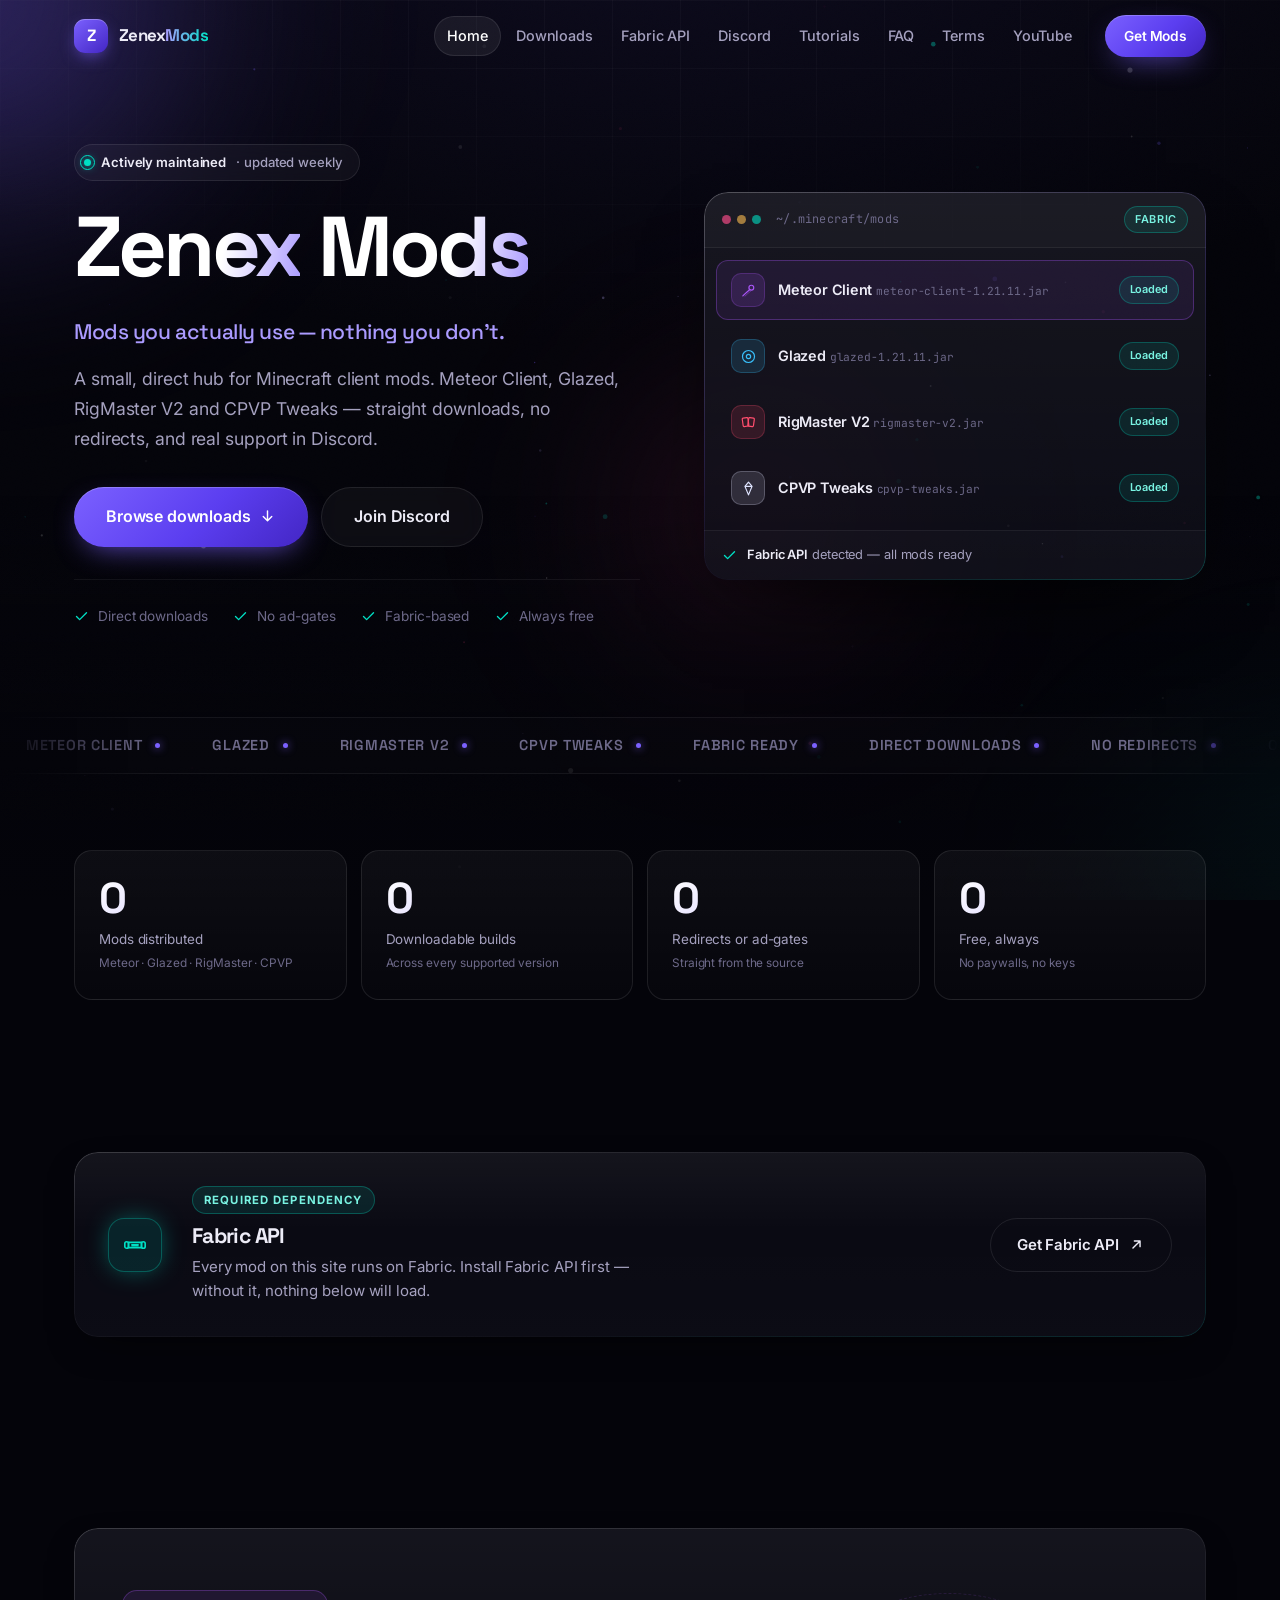
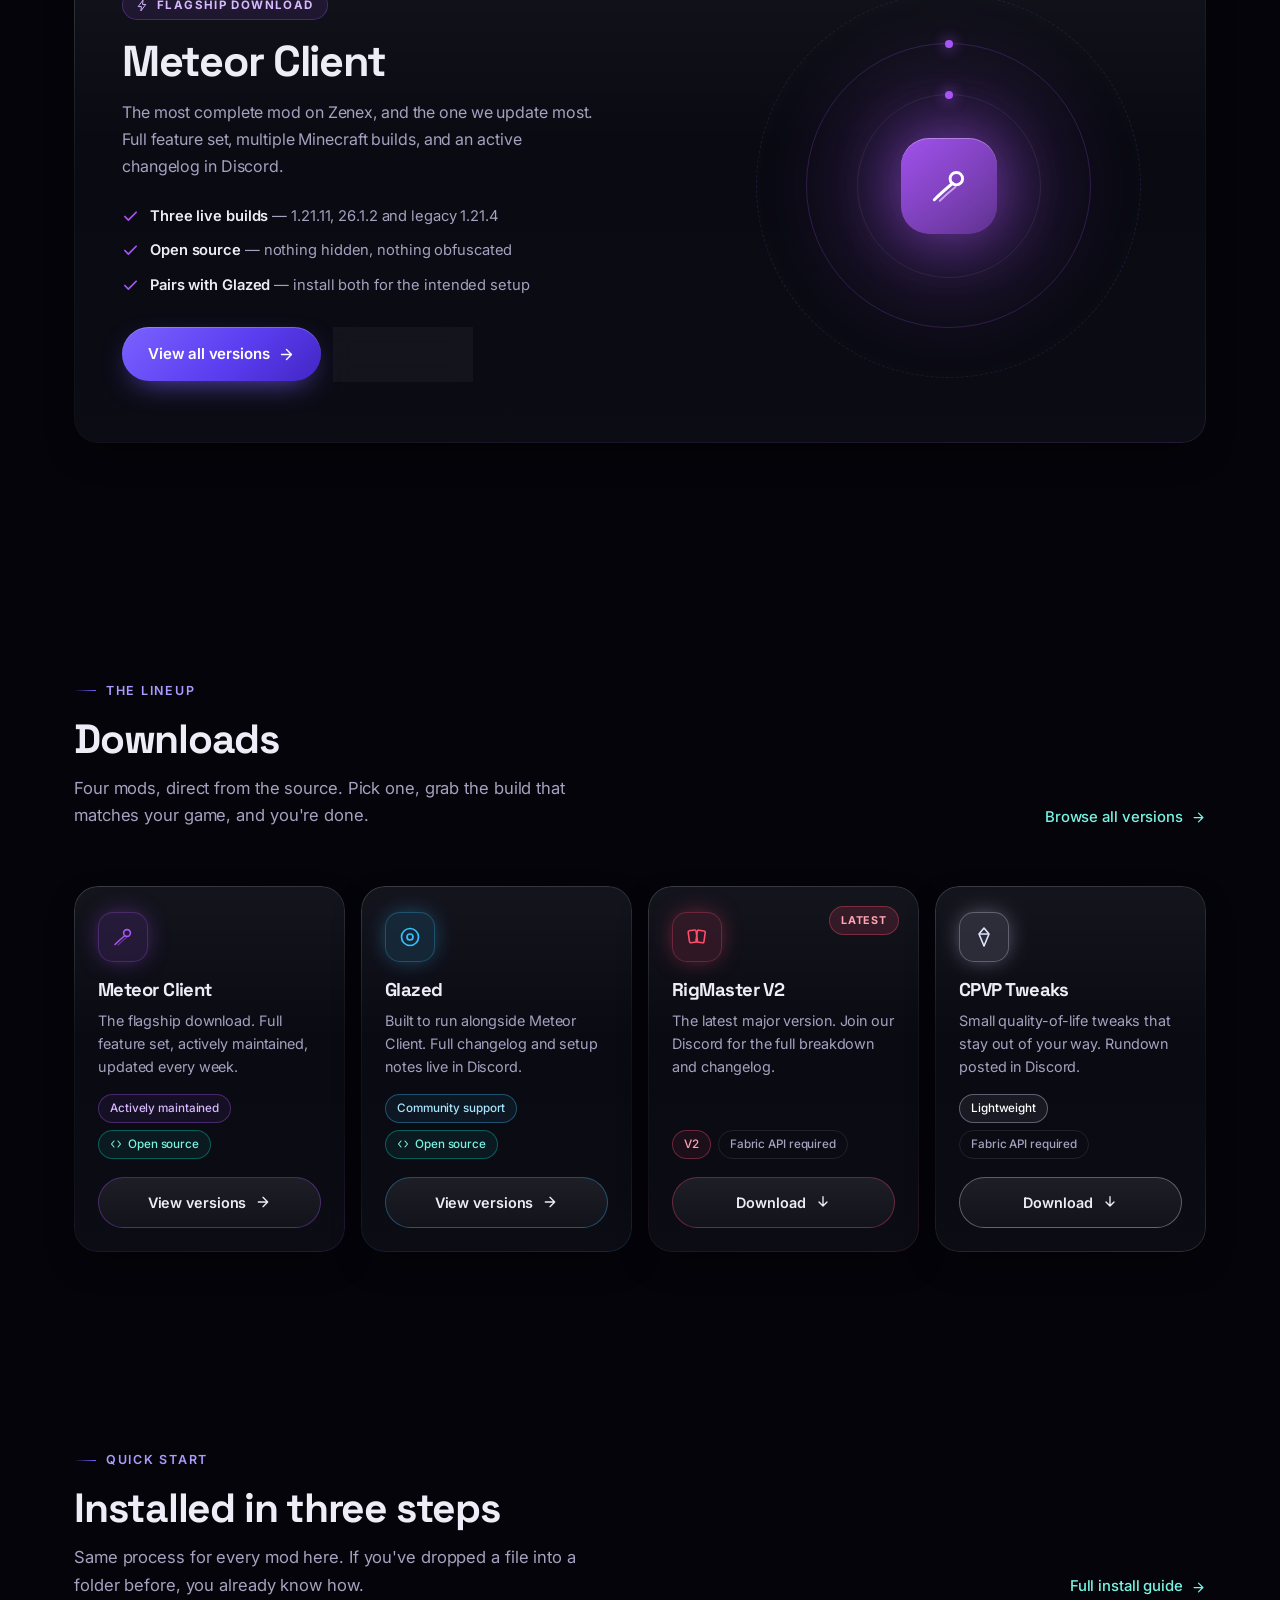
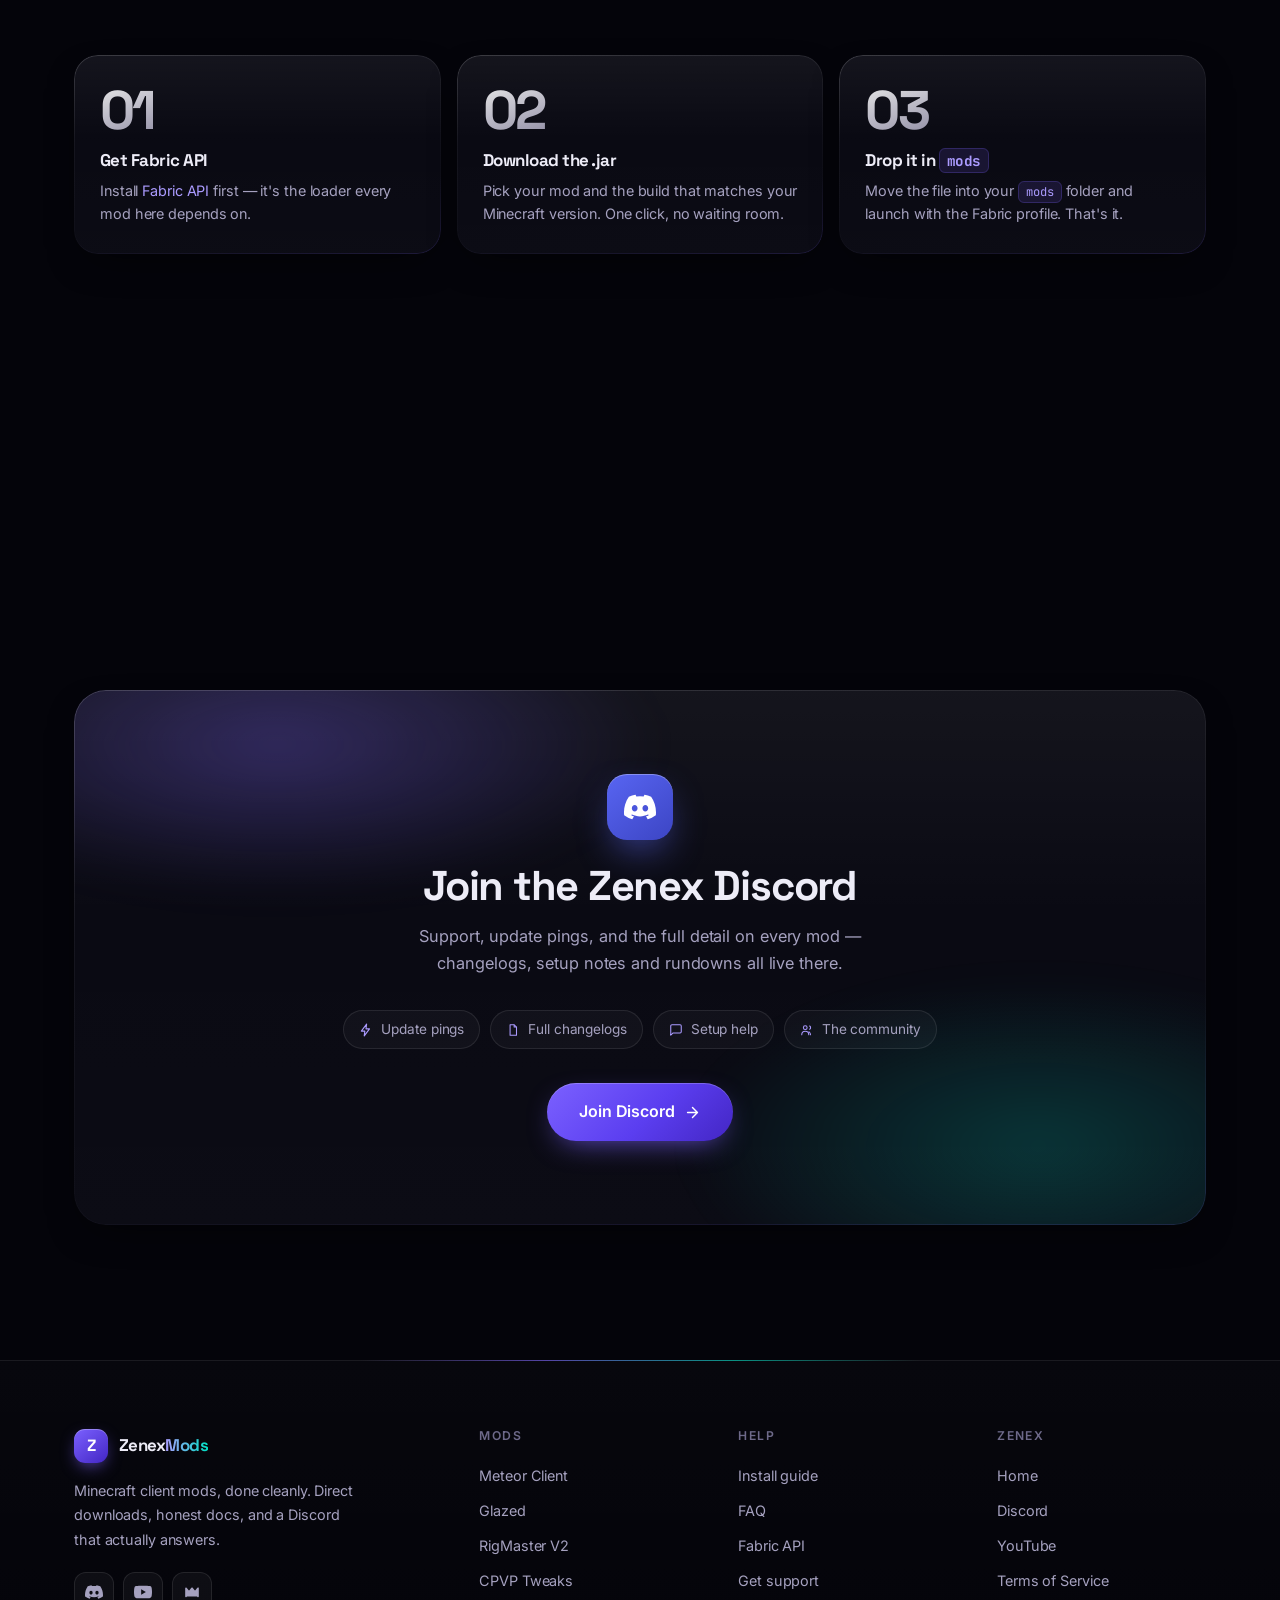
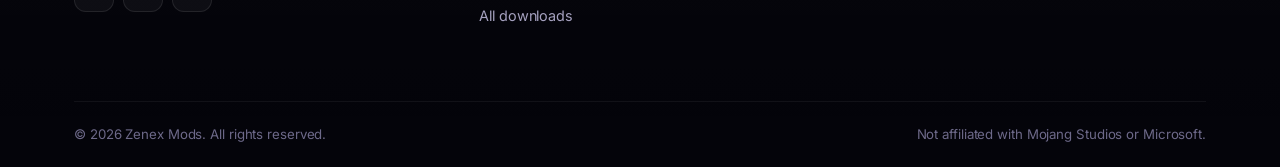
<file: index.html>
<!DOCTYPE html>
<html lang="en">
<head>
<meta charset="UTF-8">
<meta name="viewport" content="width=device-width, initial-scale=1.0">
<title>Zenex Mods — Minecraft Mods Done Right</title>
<meta name="description" content="Zenex Mods is a direct download hub for Minecraft client mods — Meteor Client, Glazed, RigMaster V2 and CPVP Tweaks. No redirects, no ad-gates, real support in Discord.">

<meta property="og:title" content="Zenex Mods — Minecraft Mods Done Right">
<meta property="og:description" content="A direct download hub for Minecraft client mods. No redirects, no ad-gates.">
<meta property="og:type" content="website">
<meta property="og:image" content="images/og-banner.png">
<meta property="og:url" content="https://zenexdevs.github.io/Zenexdevs/">

<meta name="twitter:card" content="summary_large_image">
<meta name="twitter:title" content="Zenex Mods — Minecraft Mods Done Right">
<meta name="twitter:description" content="A direct download hub for Minecraft client mods.">
<meta name="twitter:image" content="images/og-banner.png">

<meta name="theme-color" content="#7b61ff">
<link rel="icon" type="image/png" href="favicon.png">
<link rel="apple-touch-icon" href="apple-touch-icon.png">
<link rel="preconnect" href="https://fonts.googleapis.com">
<link rel="preconnect" href="https://fonts.gstatic.com" crossorigin>
<link href="https://fonts.googleapis.com/css2?family=Space+Grotesk:wght@500;600;700&family=Inter:wght@400;500;600;700&family=JetBrains+Mono:wght@400;500;600&display=swap" rel="stylesheet">
<link rel="stylesheet" href="style.css">
<noscript>
  <!-- Without JS the reveal animations never fire, so make everything visible. -->
  <style>
    .reveal { opacity: 1 !important; transform: none !important; filter: none !important; }
    .word { opacity: 1 !important; transform: none !important; }
    .loader { display: none !important; }
    .faq-a { grid-template-rows: 1fr !important; }
  </style>
</noscript>
</head>
<body>

<!-- ══ Loader ══ -->
<div class="loader" id="loader" aria-hidden="true">
  <div class="loader-inner">
    <div class="loader-mark">Z</div>
    <div class="loader-word">ZENEX<span>MODS</span></div>
    <div class="loader-bar"><span id="loader-fill"></span></div>
  </div>
</div>

<a class="skip-link" href="#main">Skip to content</a>
<div class="scroll-progress" aria-hidden="true"><span id="scroll-progress-fill"></span></div>
<div class="cursor-dot" id="cursor-dot" aria-hidden="true"></div>
<div class="cursor-ring" id="cursor-ring" aria-hidden="true"></div>

<!-- ══ Background stack ══ -->
<div class="backdrop" aria-hidden="true">
  <div class="aurora"><i class="a1"></i><i class="a2"></i><i class="a3"></i></div>
  <canvas id="spark-canvas"></canvas>
  <div class="bg-grid"></div>
  <div class="bg-grain"></div>
  <div class="bg-vignette"></div>
</div>

<!-- ══ Navbar ══ -->
<header class="navbar" id="navbar">
  <div class="nav-inner">
    <a href="#home" class="brand">
      <span class="brand-mark">Z</span>
      <span class="brand-name">Zenex<span class="accent">Mods</span></span>
    </a>

    <nav class="nav-links" id="nav-links" aria-label="Primary">
      <a href="#home" data-nav="home">Home</a>
      <a href="#downloads" data-nav="downloads">Downloads</a>
      <a href="#fabric" data-nav="fabric">Fabric API</a>
      <a href="#discord" data-nav="discord">Discord</a>
      <a href="tutorials.html">Tutorials</a>
      <a href="faq.html">FAQ</a>
      <a href="terms.html">Terms</a>
      <a href="https://www.youtube.com/@ZenexDev" target="_blank" rel="noopener">YouTube</a>
    </nav>

    <a href="#downloads" class="nav-cta btn btn-primary btn-sm">Get Mods</a>

    <button class="nav-toggle" id="nav-toggle" aria-label="Toggle navigation menu" aria-expanded="false" aria-controls="nav-links">
      <span></span><span></span><span></span>
    </button>
  </div>
</header>

<main id="main">

  <!-- ══════════════ HERO ══════════════ -->
  <section class="hero shell" id="home">
    <div class="hero-grid">

      <div class="hero-copy">
        <div class="pill-badge reveal">
          <span class="live-dot"></span>
          <b>Actively maintained</b> · updated weekly
        </div>

        <h1 class="hero-title">
          <span class="grad-text" data-split>Zenex Mods</span>
        </h1>

        <p class="hero-tagline reveal" style="--d:1">Mods you actually use — nothing you don't.</p>

        <p class="hero-sub reveal" style="--d:2">
          A small, direct hub for Minecraft client mods. Meteor Client, Glazed,
          RigMaster V2 and CPVP Tweaks — straight downloads, no redirects,
          and real support in Discord.
        </p>

        <div class="hero-actions reveal" style="--d:3">
          <a href="#downloads" class="btn btn-primary btn-lg" data-magnetic>
            Browse downloads
            <svg viewBox="0 0 24 24" fill="none" aria-hidden="true"><path d="M12 4v13M6 12l6 6 6-6" stroke="currentColor" stroke-width="2" stroke-linecap="round" stroke-linejoin="round"/></svg>
          </a>
          <a href="#discord" class="btn btn-ghost btn-lg">Join Discord</a>
        </div>

        <div class="hero-trust reveal" style="--d:4">
          <span class="hero-trust-item">
            <svg viewBox="0 0 24 24" fill="none" aria-hidden="true"><path d="M20 6 9 17l-5-5" stroke="currentColor" stroke-width="2.2" stroke-linecap="round" stroke-linejoin="round"/></svg>
            Direct downloads
          </span>
          <span class="hero-trust-item">
            <svg viewBox="0 0 24 24" fill="none" aria-hidden="true"><path d="M20 6 9 17l-5-5" stroke="currentColor" stroke-width="2.2" stroke-linecap="round" stroke-linejoin="round"/></svg>
            No ad-gates
          </span>
          <span class="hero-trust-item">
            <svg viewBox="0 0 24 24" fill="none" aria-hidden="true"><path d="M20 6 9 17l-5-5" stroke="currentColor" stroke-width="2.2" stroke-linecap="round" stroke-linejoin="round"/></svg>
            Fabric-based
          </span>
          <span class="hero-trust-item">
            <svg viewBox="0 0 24 24" fill="none" aria-hidden="true"><path d="M20 6 9 17l-5-5" stroke="currentColor" stroke-width="2.2" stroke-linecap="round" stroke-linejoin="round"/></svg>
            Always free
          </span>
        </div>
      </div>

      <!-- Mock mod-manager panel -->
      <div class="hero-panel reveal reveal-scale" style="--d:2" aria-hidden="true">
        <div class="panel-bar">
          <div class="panel-dots"><i></i><i></i><i></i></div>
          <span class="panel-title">~/.minecraft/mods</span>
          <span class="panel-chip">Fabric</span>
        </div>

        <div class="panel-body">
          <div class="panel-row lit" style="--row-rgb: var(--meteor-rgb)">
            <span class="panel-ico">
              <svg viewBox="0 0 24 24" fill="none"><circle cx="16" cy="8" r="3.4" stroke="currentColor" stroke-width="1.7"/><path d="M14 10.5C11 13 7 16.5 4 19.5" stroke="currentColor" stroke-width="1.7" stroke-linecap="round"/><path d="M15.5 12.5C13 14.5 9.5 17.5 7 20" stroke="currentColor" stroke-width="1.2" stroke-linecap="round" opacity=".5"/></svg>
            </span>
            <span>
              <span class="panel-name">Meteor Client</span>
              <span class="panel-meta">meteor-client-1.21.11.jar</span>
            </span>
            <span class="panel-state">Loaded</span>
          </div>

          <div class="panel-row" style="--row-rgb: var(--glazed-rgb)">
            <span class="panel-ico">
              <svg viewBox="0 0 24 24" fill="none"><circle cx="12" cy="12" r="8.5" stroke="currentColor" stroke-width="1.7"/><circle cx="12" cy="12" r="3" stroke="currentColor" stroke-width="1.7"/></svg>
            </span>
            <span>
              <span class="panel-name">Glazed</span>
              <span class="panel-meta">glazed-1.21.11.jar</span>
            </span>
            <span class="panel-state">Loaded</span>
          </div>

          <div class="panel-row" style="--row-rgb: var(--rigmaster-rgb)">
            <span class="panel-ico">
              <svg viewBox="0 0 24 24" fill="none"><rect x="3" y="6" width="8" height="12" rx="1.4" transform="rotate(-8 3 6)" stroke="currentColor" stroke-width="1.7"/><rect x="12.5" y="5" width="8" height="12" rx="1.4" transform="rotate(8 12.5 5)" stroke="currentColor" stroke-width="1.7"/></svg>
            </span>
            <span>
              <span class="panel-name">RigMaster V2</span>
              <span class="panel-meta">rigmaster-v2.jar</span>
            </span>
            <span class="panel-state">Loaded</span>
          </div>

          <div class="panel-row" style="--row-rgb: var(--cpvp-rgb)">
            <span class="panel-ico">
              <svg viewBox="0 0 24 24" fill="none"><path d="M12 3 17 9 12 21 7 9 12 3Z" stroke="currentColor" stroke-width="1.7" stroke-linejoin="round"/><path d="M7 9h10" stroke="currentColor" stroke-width="1.7"/></svg>
            </span>
            <span>
              <span class="panel-name">CPVP Tweaks</span>
              <span class="panel-meta">cpvp-tweaks.jar</span>
            </span>
            <span class="panel-state">Loaded</span>
          </div>
        </div>

        <div class="panel-foot">
          <svg viewBox="0 0 24 24" fill="none"><path d="M20 6 9 17l-5-5" stroke="currentColor" stroke-width="2.2" stroke-linecap="round" stroke-linejoin="round"/></svg>
          <span><b>Fabric API</b> detected — all mods ready</span>
        </div>
      </div>

    </div>
  </section>

  <!-- ══════════════ TICKER ══════════════ -->
  <div class="ticker" aria-hidden="true">
    <div class="ticker-track">
      <span class="ticker-item">Meteor Client</span>
      <span class="ticker-item">Glazed</span>
      <span class="ticker-item">RigMaster V2</span>
      <span class="ticker-item">CPVP Tweaks</span>
      <span class="ticker-item">Fabric Ready</span>
      <span class="ticker-item">Direct Downloads</span>
      <span class="ticker-item">No Redirects</span>
      <span class="ticker-item">Open Source</span>
      <span class="ticker-item">Updated Weekly</span>
      <span class="ticker-item">Always Free</span>
    </div>
  </div>

  <!-- ══════════════ STATS ══════════════ -->
  <section class="section-tight shell">
    <div class="stats-grid" data-stagger>
      <div class="stat reveal">
        <div class="stat-num"><span data-count="4">0</span></div>
        <div class="stat-label">Mods distributed</div>
        <div class="stat-note">Meteor · Glazed · RigMaster · CPVP</div>
      </div>
      <div class="stat reveal">
        <div class="stat-num"><span data-count="8">0</span></div>
        <div class="stat-label">Downloadable builds</div>
        <div class="stat-note">Across every supported version</div>
      </div>
      <div class="stat reveal">
        <div class="stat-num"><span data-count="0">0</span></div>
        <div class="stat-label">Redirects or ad-gates</div>
        <div class="stat-note">Straight from the source</div>
      </div>
      <div class="stat reveal">
        <div class="stat-num"><span data-count="100" data-suffix="%">0</span></div>
        <div class="stat-label">Free, always</div>
        <div class="stat-note">No paywalls, no keys</div>
      </div>
    </div>
  </section>

  <!-- ══════════════ FABRIC API ══════════════ -->
  <section class="section-tight shell" id="fabric">
    <div class="fabric-card surface tilt reveal">
      <div class="spotlight" aria-hidden="true"></div>

      <div class="fabric-icon" aria-hidden="true">
        <svg viewBox="0 0 24 24" fill="none">
          <rect x="2.6" y="9" width="3.4" height="6" rx="1.7" stroke="currentColor" stroke-width="1.5"/>
          <rect x="18" y="9" width="3.4" height="6" rx="1.7" stroke="currentColor" stroke-width="1.5"/>
          <path d="M6 9.6h12v4.8H6Z" stroke="currentColor" stroke-width="1.5" stroke-linejoin="round"/>
          <path d="M9 11.6h6M9 12.8h6" stroke="currentColor" stroke-width="1.2" stroke-linecap="round"/>
        </svg>
      </div>

      <div class="fabric-copy">
        <span class="fabric-tag">Required dependency</span>
        <h2 class="fabric-title">Fabric API</h2>
        <p class="fabric-desc">Every mod on this site runs on Fabric. Install Fabric API first — without it, nothing below will load.</p>
      </div>

      <a class="btn btn-outline" href="https://modrinth.com/mod/fabric-api" target="_blank" rel="noopener">
        Get Fabric API
        <svg viewBox="0 0 24 24" fill="none" aria-hidden="true"><path d="M7 17 17 7M9 7h8v8" stroke="currentColor" stroke-width="2" stroke-linecap="round" stroke-linejoin="round"/></svg>
      </a>
    </div>
  </section>

  <!-- ══════════════ FEATURED SPOTLIGHT ══════════════ -->
  <section class="section shell">
    <div class="spotlight-card surface accent-meteor reveal">
      <div class="spotlight" aria-hidden="true"></div>

      <div class="spot-copy">
        <span class="spot-eyebrow">
          <svg viewBox="0 0 24 24" fill="none" style="width:13px;height:13px" aria-hidden="true"><path d="M13 2 4 14h6l-1 8 9-12h-6l1-8Z" stroke="currentColor" stroke-width="1.8" stroke-linejoin="round"/></svg>
          Flagship download
        </span>
        <h2 class="spot-title">Meteor Client</h2>
        <p class="spot-desc">
          The most complete mod on Zenex, and the one we update most. Full feature set,
          multiple Minecraft builds, and an active changelog in Discord.
        </p>

        <div class="spot-features">
          <div class="spot-feature">
            <svg viewBox="0 0 24 24" fill="none"><path d="M20 6 9 17l-5-5" stroke="currentColor" stroke-width="2.4" stroke-linecap="round" stroke-linejoin="round"/></svg>
            <span><b>Three live builds</b> — 1.21.11, 26.1.2 and legacy 1.21.4</span>
          </div>
          <div class="spot-feature">
            <svg viewBox="0 0 24 24" fill="none"><path d="M20 6 9 17l-5-5" stroke="currentColor" stroke-width="2.4" stroke-linecap="round" stroke-linejoin="round"/></svg>
            <span><b>Open source</b> — nothing hidden, nothing obfuscated</span>
          </div>
          <div class="spot-feature">
            <svg viewBox="0 0 24 24" fill="none"><path d="M20 6 9 17l-5-5" stroke="currentColor" stroke-width="2.4" stroke-linecap="round" stroke-linejoin="round"/></svg>
            <span><b>Pairs with Glazed</b> — install both for the intended setup</span>
          </div>
        </div>

        <div class="spot-actions">
          <a href="meteor-client.html" class="btn btn-primary" data-magnetic>
            View all versions
            <svg viewBox="0 0 24 24" fill="none" aria-hidden="true"><path d="M5 12h13M12 5l7 7-7 7" stroke="currentColor" stroke-width="2" stroke-linecap="round" stroke-linejoin="round"/></svg>
          </a>
          <a href="tutorials.html" class="btn btn-ghost">Install guide</a>
        </div>
      </div>

      <div class="spot-visual" aria-hidden="true">
        <div class="orb-glow"></div>
        <div class="orb-ring r2"></div>
        <div class="orb-ring r1"><i></i></div>
        <div class="orb-ring r3"><i></i></div>
        <div class="orb-core">
          <svg viewBox="0 0 24 24" fill="none"><circle cx="16" cy="8" r="3.4" stroke="currentColor" stroke-width="1.6"/><path d="M14 10.5C11 13 7 16.5 4 19.5" stroke="currentColor" stroke-width="1.6" stroke-linecap="round"/><path d="M15.5 12.5C13 14.5 9.5 17.5 7 20" stroke="currentColor" stroke-width="1.1" stroke-linecap="round" opacity=".55"/></svg>
        </div>
      </div>
    </div>
  </section>

  <!-- ══════════════ DOWNLOADS ══════════════ -->
  <section class="section shell" id="downloads">
    <div class="section-head-row">
      <div class="section-head reveal">
        <span class="kicker">The lineup</span>
        <h2 class="h-section">Downloads</h2>
        <p class="lead">Four mods, direct from the source. Pick one, grab the build that matches your game, and you're done.</p>
      </div>
      <a href="downloads.html" class="link-arrow reveal" style="--d:1">
        Browse all versions
        <svg viewBox="0 0 24 24" fill="none" aria-hidden="true"><path d="M5 12h13M12 5l7 7-7 7" stroke="currentColor" stroke-width="2" stroke-linecap="round" stroke-linejoin="round"/></svg>
      </a>
    </div>

    <div class="mod-grid" data-stagger>

      <!-- Meteor Client -->
      <article class="mod-card surface tilt reveal accent-meteor">
        <div class="spotlight" aria-hidden="true"></div>
        <div class="mod-icon" aria-hidden="true">
          <svg viewBox="0 0 24 24" fill="none"><circle cx="16" cy="8" r="3.4" stroke="currentColor" stroke-width="1.6"/><path d="M14 10.5C11 13 7 16.5 4 19.5" stroke="currentColor" stroke-width="1.6" stroke-linecap="round"/><path d="M15.5 12.5C13 14.5 9.5 17.5 7 20" stroke="currentColor" stroke-width="1.1" stroke-linecap="round" opacity=".5"/></svg>
        </div>
        <h3 class="mod-name">Meteor Client</h3>
        <p class="mod-desc">The flagship download. Full feature set, actively maintained, updated every week.</p>
        <div class="tag-row">
          <span class="tag tag-accent">Actively maintained</span>
          <span class="tag tag-oss">
            <svg viewBox="0 0 24 24" fill="none" aria-hidden="true"><path d="M8 6 3 12l5 6M16 6l5 6-5 6" stroke="currentColor" stroke-width="2.2" stroke-linecap="round" stroke-linejoin="round"/></svg>
            Open source
          </span>
        </div>
        <a class="mod-download mod-download-link" href="meteor-client.html">
          <span class="btn-label">View versions</span>
          <svg viewBox="0 0 24 24" fill="none" aria-hidden="true" style="transform:none"><path d="M5 12h13M12 5l7 7-7 7" stroke="currentColor" stroke-width="2" stroke-linecap="round" stroke-linejoin="round"/></svg>
        </a>
      </article>

      <!-- Glazed -->
      <article class="mod-card surface tilt reveal accent-glazed">
        <div class="spotlight" aria-hidden="true"></div>
        <div class="mod-icon" aria-hidden="true">
          <svg viewBox="0 0 24 24" fill="none"><circle cx="12" cy="12" r="8.5" stroke="currentColor" stroke-width="1.7"/><circle cx="12" cy="12" r="3" stroke="currentColor" stroke-width="1.7"/></svg>
        </div>
        <h3 class="mod-name">Glazed</h3>
        <p class="mod-desc">Built to run alongside Meteor Client. Full changelog and setup notes live in Discord.</p>
        <div class="tag-row">
          <span class="tag tag-accent">Community support</span>
          <span class="tag tag-oss">
            <svg viewBox="0 0 24 24" fill="none" aria-hidden="true"><path d="M8 6 3 12l5 6M16 6l5 6-5 6" stroke="currentColor" stroke-width="2.2" stroke-linecap="round" stroke-linejoin="round"/></svg>
            Open source
          </span>
        </div>
        <a class="mod-download mod-download-link" href="glazed.html">
          <span class="btn-label">View versions</span>
          <svg viewBox="0 0 24 24" fill="none" aria-hidden="true" style="transform:none"><path d="M5 12h13M12 5l7 7-7 7" stroke="currentColor" stroke-width="2" stroke-linecap="round" stroke-linejoin="round"/></svg>
        </a>
      </article>

      <!-- RigMaster V2 -->
      <article class="mod-card surface tilt reveal accent-rigmaster">
        <div class="spotlight" aria-hidden="true"></div>
        <span class="mod-badge">Latest</span>
        <div class="mod-icon" aria-hidden="true">
          <svg viewBox="0 0 24 24" fill="none"><rect x="3" y="6" width="8" height="12" rx="1.4" transform="rotate(-8 3 6)" stroke="currentColor" stroke-width="1.6"/><rect x="12.5" y="5" width="8" height="12" rx="1.4" transform="rotate(8 12.5 5)" stroke="currentColor" stroke-width="1.6"/></svg>
        </div>
        <h3 class="mod-name">RigMaster V2</h3>
        <p class="mod-desc">The latest major version. Join our Discord for the full breakdown and changelog.</p>
        <div class="tag-row">
          <span class="tag tag-accent">V2</span>
          <span class="tag">Fabric API required</span>
        </div>
        <button class="mod-download"
                data-download-url="https://zenex-download-tracker.zenex-tracker.workers.dev/api/download/rigmaster-v2"
                data-filename="rigmaster-v2"
                data-mod-name="RigMaster V2">
          <span class="btn-label">Download</span>
          <span class="btn-success">Downloaded
            <svg viewBox="0 0 24 24" fill="none" aria-hidden="true"><path d="M20 6 9 17l-5-5" stroke="currentColor" stroke-width="2.4" stroke-linecap="round" stroke-linejoin="round"/></svg>
          </span>
          <svg viewBox="0 0 24 24" fill="none" aria-hidden="true"><path d="M12 4v13M6 12l6 6 6-6" stroke="currentColor" stroke-width="2" stroke-linecap="round" stroke-linejoin="round"/></svg>
          <span class="btn-ripple" aria-hidden="true"></span>
        </button>
      </article>

      <!-- CPVP Tweaks -->
      <article class="mod-card surface tilt reveal accent-cpvp">
        <div class="spotlight" aria-hidden="true"></div>
        <div class="mod-icon" aria-hidden="true">
          <svg viewBox="0 0 24 24" fill="none"><path d="M12 3 17 9 12 21 7 9 12 3Z" stroke="currentColor" stroke-width="1.6" stroke-linejoin="round"/><path d="M7 9h10" stroke="currentColor" stroke-width="1.6"/></svg>
        </div>
        <h3 class="mod-name">CPVP Tweaks</h3>
        <p class="mod-desc">Small quality-of-life tweaks that stay out of your way. Rundown posted in Discord.</p>
        <div class="tag-row">
          <span class="tag tag-accent">Lightweight</span>
          <span class="tag">Fabric API required</span>
        </div>
        <button class="mod-download"
                data-download-url="https://zenex-download-tracker.zenex-tracker.workers.dev/api/download/cpvp-tweaks"
                data-filename="cpvp-tweaks"
                data-mod-name="CPVP Tweaks">
          <span class="btn-label">Download</span>
          <span class="btn-success">Downloaded
            <svg viewBox="0 0 24 24" fill="none" aria-hidden="true"><path d="M20 6 9 17l-5-5" stroke="currentColor" stroke-width="2.4" stroke-linecap="round" stroke-linejoin="round"/></svg>
          </span>
          <svg viewBox="0 0 24 24" fill="none" aria-hidden="true"><path d="M12 4v13M6 12l6 6 6-6" stroke="currentColor" stroke-width="2" stroke-linecap="round" stroke-linejoin="round"/></svg>
          <span class="btn-ripple" aria-hidden="true"></span>
        </button>
      </article>

    </div>
  </section>

  <!-- ══════════════ QUICK START ══════════════ -->
  <section class="section-tight shell">
    <div class="section-head-row">
      <div class="section-head reveal">
        <span class="kicker">Quick start</span>
        <h2 class="h-section">Installed in three steps</h2>
        <p class="lead">Same process for every mod here. If you've dropped a file into a folder before, you already know how.</p>
      </div>
      <a href="tutorials.html" class="link-arrow reveal" style="--d:1">
        Full install guide
        <svg viewBox="0 0 24 24" fill="none" aria-hidden="true"><path d="M5 12h13M12 5l7 7-7 7" stroke="currentColor" stroke-width="2" stroke-linecap="round" stroke-linejoin="round"/></svg>
      </a>
    </div>

    <div class="qs-grid" data-stagger>
      <div class="qs-card surface reveal">
        <div class="spotlight" aria-hidden="true"></div>
        <div class="qs-num">01</div>
        <h3>Get Fabric API</h3>
        <p>Install <a href="https://modrinth.com/mod/fabric-api" target="_blank" rel="noopener" style="color:var(--violet-soft)">Fabric API</a> first — it's the loader every mod here depends on.</p>
      </div>
      <div class="qs-card surface reveal">
        <div class="spotlight" aria-hidden="true"></div>
        <div class="qs-num">02</div>
        <h3>Download the .jar</h3>
        <p>Pick your mod and the build that matches your Minecraft version. One click, no waiting room.</p>
      </div>
      <div class="qs-card surface reveal">
        <div class="spotlight" aria-hidden="true"></div>
        <div class="qs-num">03</div>
        <h3>Drop it in <code>mods</code></h3>
        <p>Move the file into your <code>mods</code> folder and launch with the Fabric profile. That's it.</p>
      </div>
    </div>
  </section>

  <!-- ══════════════ DISCLAIMER ══════════════ -->
  <section class="section-tight shell">
    <div class="note-strip reveal">
      <svg viewBox="0 0 24 24" fill="none" aria-hidden="true"><circle cx="12" cy="12" r="9" stroke="currentColor" stroke-width="1.7"/><path d="M12 11v5" stroke="currentColor" stroke-width="1.7" stroke-linecap="round"/><circle cx="12" cy="8" r="1" fill="currentColor"/></svg>
      <span>
        <strong>This website</strong> is an independent, open frontend for Zenex Mods — built and maintained by the Zenex team.
        Meteor Client and other listed mods are separate third-party projects; Zenex is not their developer and only distributes
        builds and community support around them. See the <a href="terms.html">Terms</a> for the full picture.
      </span>
    </div>
  </section>

  <!-- ══════════════ COMMUNITY ══════════════ -->
  <section class="section shell" id="discord">
    <div class="community-card surface tilt reveal">
      <div class="community-glow" aria-hidden="true"></div>
      <div class="spotlight" aria-hidden="true"></div>

      <div class="community-icon" aria-hidden="true">
        <svg viewBox="0 0 24 24"><path d="M20.317 4.369a19.79 19.79 0 0 0-4.885-1.515.074.074 0 0 0-.079.037c-.21.375-.444.864-.608 1.25a18.27 18.27 0 0 0-5.487 0 12.64 12.64 0 0 0-.617-1.25.077.077 0 0 0-.079-.037A19.736 19.736 0 0 0 3.677 4.37a.07.07 0 0 0-.032.027C.533 9.045-.32 13.579.099 18.057a.082.082 0 0 0 .031.056 19.9 19.9 0 0 0 5.993 3.03.078.078 0 0 0 .084-.028c.462-.63.874-1.295 1.226-1.994a.076.076 0 0 0-.041-.106 13.1 13.1 0 0 1-1.872-.892.077.077 0 0 1-.008-.128c.126-.094.252-.192.372-.291a.074.074 0 0 1 .077-.01c3.928 1.793 8.18 1.793 12.061 0a.074.074 0 0 1 .078.009c.12.099.246.198.373.292a.077.077 0 0 1-.006.128 12.3 12.3 0 0 1-1.873.891.076.076 0 0 0-.04.107c.36.698.772 1.362 1.225 1.993a.076.076 0 0 0 .084.028 19.84 19.84 0 0 0 6.002-3.03.077.077 0 0 0 .032-.055c.5-5.177-.838-9.674-3.549-13.66a.06.06 0 0 0-.031-.028ZM8.02 15.331c-1.183 0-2.157-1.085-2.157-2.419 0-1.333.955-2.419 2.157-2.419 1.211 0 2.176 1.096 2.157 2.42 0 1.333-.956 2.418-2.157 2.418Zm7.975 0c-1.183 0-2.157-1.085-2.157-2.419 0-1.333.955-2.419 2.157-2.419 1.211 0 2.176 1.096 2.157 2.42 0 1.333-.946 2.418-2.157 2.418Z"/></svg>
      </div>

      <h2 class="community-title">Join the Zenex Discord</h2>
      <p class="community-copy">Support, update pings, and the full detail on every mod — changelogs, setup notes and rundowns all live there.</p>

      <div class="community-perks">
        <span class="perk">
          <svg viewBox="0 0 24 24" fill="none" aria-hidden="true"><path d="M13 2 4 14h6l-1 8 9-12h-6l1-8Z" stroke="currentColor" stroke-width="1.9" stroke-linejoin="round"/></svg>
          Update pings
        </span>
        <span class="perk">
          <svg viewBox="0 0 24 24" fill="none" aria-hidden="true"><path d="M7 3h7l4 4v14H7Z" stroke="currentColor" stroke-width="1.8" stroke-linejoin="round"/><path d="M14 3v4h4" stroke="currentColor" stroke-width="1.8" stroke-linejoin="round"/></svg>
          Full changelogs
        </span>
        <span class="perk">
          <svg viewBox="0 0 24 24" fill="none" aria-hidden="true"><path d="M21 15a2 2 0 0 1-2 2H7l-4 4V5a2 2 0 0 1 2-2h14a2 2 0 0 1 2 2Z" stroke="currentColor" stroke-width="1.8" stroke-linejoin="round"/></svg>
          Setup help
        </span>
        <span class="perk">
          <svg viewBox="0 0 24 24" fill="none" aria-hidden="true"><circle cx="9" cy="8" r="3.2" stroke="currentColor" stroke-width="1.8"/><path d="M3 20a6 6 0 0 1 12 0M16.5 5.2a3.2 3.2 0 0 1 0 5.6M18 20a6 6 0 0 0-2.5-4.9" stroke="currentColor" stroke-width="1.8" stroke-linecap="round"/></svg>
          The community
        </span>
      </div>

      <a class="btn btn-primary btn-lg" href="https://discord.gg/XZ8gc8nBsU" target="_blank" rel="noopener" data-magnetic>
        Join Discord
        <svg viewBox="0 0 24 24" fill="none" aria-hidden="true"><path d="M5 12h13M12 5l7 7-7 7" stroke="currentColor" stroke-width="2" stroke-linecap="round" stroke-linejoin="round"/></svg>
      </a>
    </div>
  </section>

</main>

<!-- ══ Footer ══ -->
<footer class="site-footer">
  <div class="shell">
    <div class="footer-top">
      <div class="footer-brand">
        <a href="#home" class="brand">
          <span class="brand-mark">Z</span>
          <span class="brand-name">Zenex<span class="accent">Mods</span></span>
        </a>
        <p>Minecraft client mods, done cleanly. Direct downloads, honest docs, and a Discord that actually answers.</p>
        <div class="footer-socials">
          <a class="social-btn" href="https://discord.gg/XZ8gc8nBsU" target="_blank" rel="noopener" aria-label="Discord">
            <svg viewBox="0 0 24 24"><path d="M20.317 4.369a19.79 19.79 0 0 0-4.885-1.515.074.074 0 0 0-.079.037c-.21.375-.444.864-.608 1.25a18.27 18.27 0 0 0-5.487 0 12.64 12.64 0 0 0-.617-1.25.077.077 0 0 0-.079-.037A19.736 19.736 0 0 0 3.677 4.37a.07.07 0 0 0-.032.027C.533 9.045-.32 13.579.099 18.057a.082.082 0 0 0 .031.056 19.9 19.9 0 0 0 5.993 3.03.078.078 0 0 0 .084-.028c.462-.63.874-1.295 1.226-1.994a.076.076 0 0 0-.041-.106 13.1 13.1 0 0 1-1.872-.892.077.077 0 0 1-.008-.128c.126-.094.252-.192.372-.291a.074.074 0 0 1 .077-.01c3.928 1.793 8.18 1.793 12.061 0a.074.074 0 0 1 .078.009c.12.099.246.198.373.292a.077.077 0 0 1-.006.128 12.3 12.3 0 0 1-1.873.891.076.076 0 0 0-.04.107c.36.698.772 1.362 1.225 1.993a.076.076 0 0 0 .084.028 19.84 19.84 0 0 0 6.002-3.03.077.077 0 0 0 .032-.055c.5-5.177-.838-9.674-3.549-13.66a.06.06 0 0 0-.031-.028ZM8.02 15.331c-1.183 0-2.157-1.085-2.157-2.419 0-1.333.955-2.419 2.157-2.419 1.211 0 2.176 1.096 2.157 2.42 0 1.333-.956 2.418-2.157 2.418Zm7.975 0c-1.183 0-2.157-1.085-2.157-2.419 0-1.333.955-2.419 2.157-2.419 1.211 0 2.176 1.096 2.157 2.42 0 1.333-.946 2.418-2.157 2.418Z"/></svg>
          </a>
          <a class="social-btn" href="https://www.youtube.com/@ZenexDev" target="_blank" rel="noopener" aria-label="YouTube">
            <svg viewBox="0 0 24 24"><path d="M23.5 6.2a3 3 0 0 0-2.12-2.13C19.5 3.55 12 3.55 12 3.55s-7.5 0-9.38.52A3 3 0 0 0 .5 6.2 31.3 31.3 0 0 0 0 12a31.3 31.3 0 0 0 .5 5.8 3 3 0 0 0 2.12 2.13c1.88.52 9.38.52 9.38.52s7.5 0 9.38-.52a3 3 0 0 0 2.12-2.13A31.3 31.3 0 0 0 24 12a31.3 31.3 0 0 0-.5-5.8ZM9.55 15.57V8.43L15.82 12Z"/></svg>
          </a>
          <a class="social-btn" href="https://modrinth.com/mod/fabric-api" target="_blank" rel="noopener" aria-label="Fabric API on Modrinth">
            <svg viewBox="0 0 24 24" fill="none"><path d="M4 18V7l4 5 4-5 4 5 4-5v11" stroke="currentColor" stroke-width="2.2" stroke-linecap="round" stroke-linejoin="round"/></svg>
          </a>
        </div>
      </div>

      <div class="footer-col">
        <h4>Mods</h4>
        <a href="meteor-client.html">Meteor Client</a>
        <a href="glazed.html">Glazed</a>
        <a href="downloads.html">RigMaster V2</a>
        <a href="downloads.html">CPVP Tweaks</a>
        <a href="downloads.html">All downloads</a>
      </div>

      <div class="footer-col">
        <h4>Help</h4>
        <a href="tutorials.html">Install guide</a>
        <a href="faq.html">FAQ</a>
        <a href="#fabric">Fabric API</a>
        <a href="https://discord.gg/XZ8gc8nBsU" target="_blank" rel="noopener">Get support</a>
      </div>

      <div class="footer-col">
        <h4>Zenex</h4>
        <a href="#home">Home</a>
        <a href="https://discord.gg/XZ8gc8nBsU" target="_blank" rel="noopener">Discord</a>
        <a href="https://www.youtube.com/@ZenexDev" target="_blank" rel="noopener">YouTube</a>
        <a href="terms.html">Terms of Service</a>
      </div>
    </div>

    <div class="footer-bottom">
      <p>&copy; <span id="year"></span> Zenex Mods. All rights reserved.</p>
      <p>Not affiliated with Mojang Studios or Microsoft.</p>
    </div>
  </div>
</footer>

<!-- ══ Toast + back to top ══ -->
<div class="toast" id="toast" role="status" aria-live="polite">
  <svg viewBox="0 0 24 24" fill="none" aria-hidden="true"><path d="M12 4v13M6 12l6 6 6-6" stroke="currentColor" stroke-width="2" stroke-linecap="round" stroke-linejoin="round"/></svg>
  <span id="toast-text">Download started</span>
</div>

<button class="to-top" id="to-top" aria-label="Back to top">
  <svg viewBox="0 0 24 24" fill="none"><path d="M12 20V7M6 12l6-6 6 6" stroke="currentColor" stroke-width="2" stroke-linecap="round" stroke-linejoin="round"/></svg>
</button>

<script src="script.js"></script>
</body>
</html>
</file>
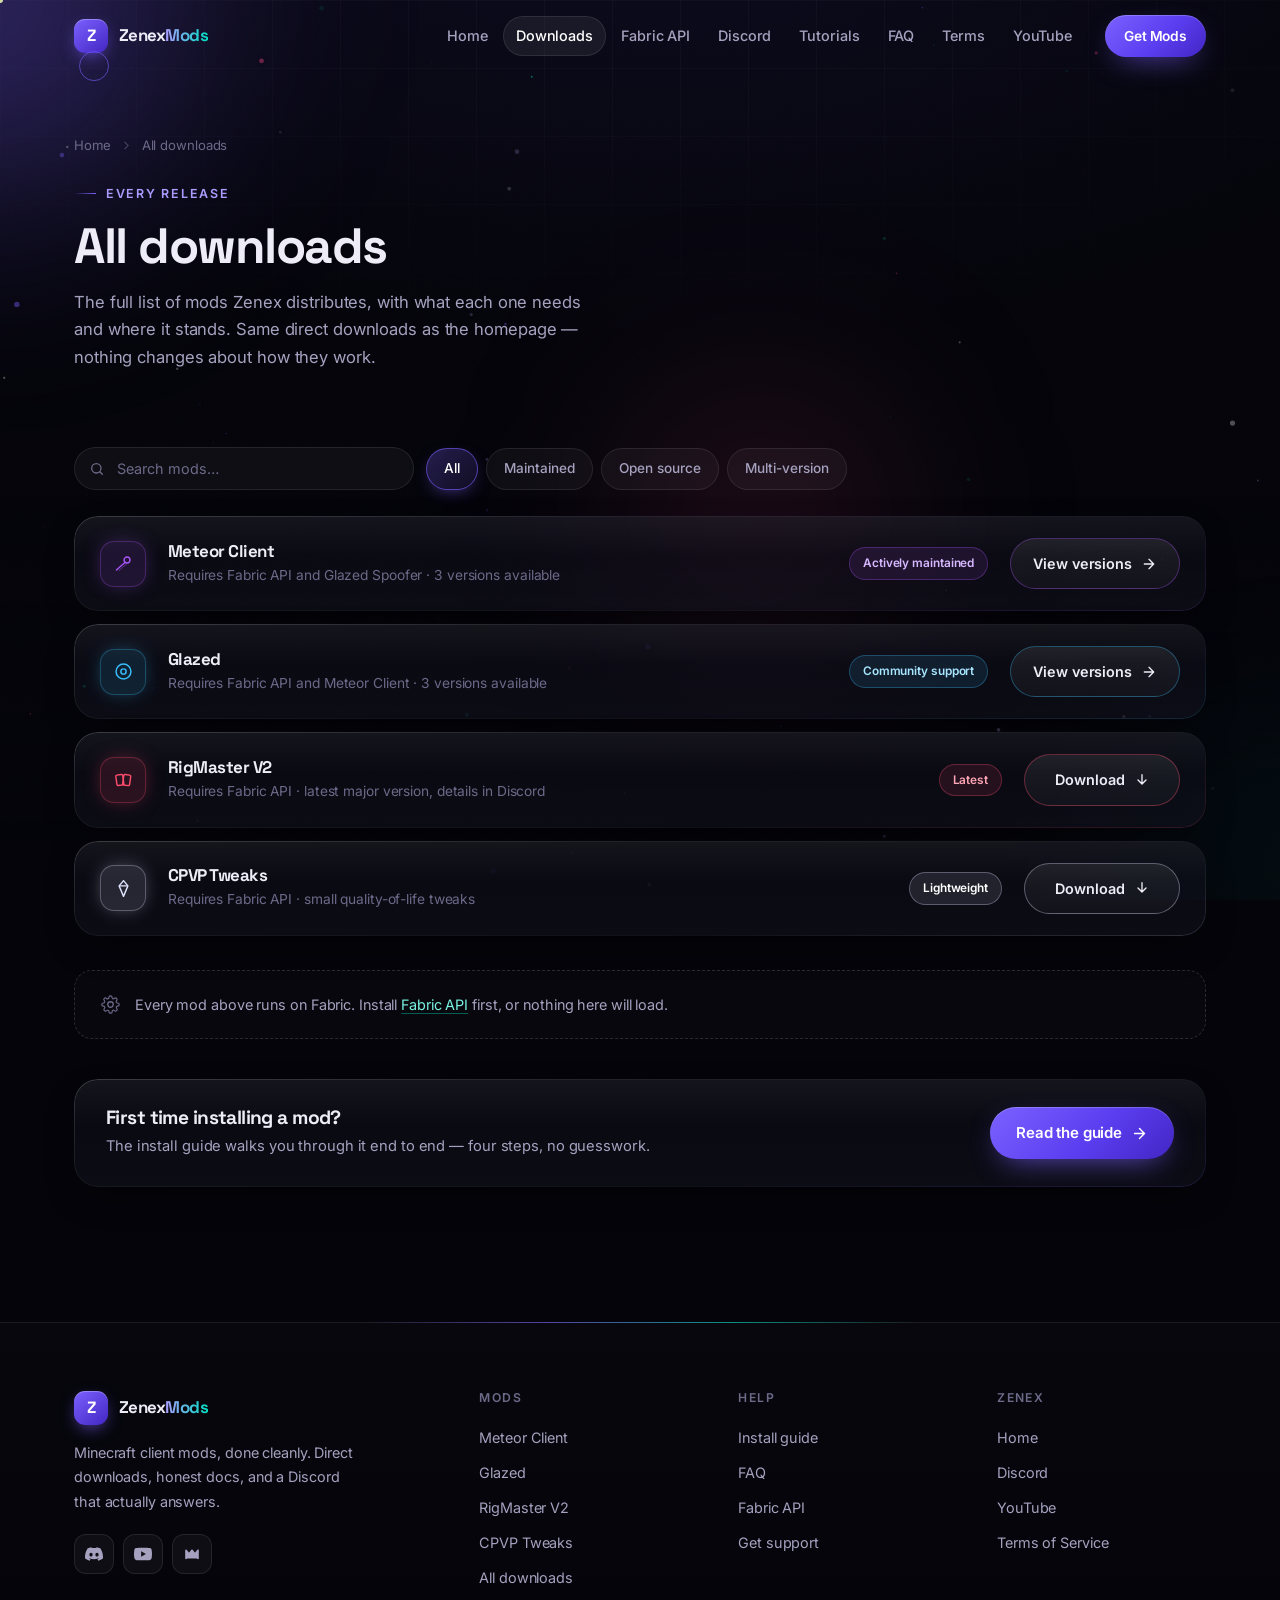
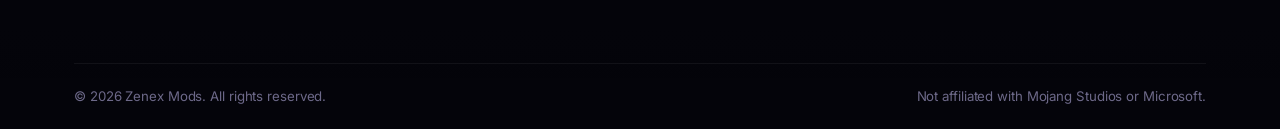
<file: downloads.html>
<!DOCTYPE html>
<html lang="en">
<head>
<meta charset="UTF-8">
<meta name="viewport" content="width=device-width, initial-scale=1.0">
<title>All Downloads — Zenex Mods</title>
<meta name="description" content="Every Zenex Mods release in one place — Meteor Client, Glazed, RigMaster V2 and CPVP Tweaks. Search, filter, and download directly.">
<meta name="theme-color" content="#7b61ff">
<link rel="icon" type="image/png" href="favicon.png">
<link rel="apple-touch-icon" href="apple-touch-icon.png">
<link rel="preconnect" href="https://fonts.googleapis.com">
<link rel="preconnect" href="https://fonts.gstatic.com" crossorigin>
<link href="https://fonts.googleapis.com/css2?family=Space+Grotesk:wght@500;600;700&family=Inter:wght@400;500;600;700&family=JetBrains+Mono:wght@400;500;600&display=swap" rel="stylesheet">
<link rel="stylesheet" href="style.css">
<noscript>
  <!-- Without JS the reveal animations never fire, so make everything visible. -->
  <style>
    .reveal { opacity: 1 !important; transform: none !important; filter: none !important; }
    .word { opacity: 1 !important; transform: none !important; }
    .loader { display: none !important; }
    .faq-a { grid-template-rows: 1fr !important; }
  </style>
</noscript>
</head>
<body>

<div class="loader" id="loader" aria-hidden="true">
  <div class="loader-inner">
    <div class="loader-mark">Z</div>
    <div class="loader-word">ZENEX<span>MODS</span></div>
    <div class="loader-bar"><span id="loader-fill"></span></div>
  </div>
</div>

<a class="skip-link" href="#main">Skip to content</a>
<div class="scroll-progress" aria-hidden="true"><span id="scroll-progress-fill"></span></div>
<div class="cursor-dot" id="cursor-dot" aria-hidden="true"></div>
<div class="cursor-ring" id="cursor-ring" aria-hidden="true"></div>

<div class="backdrop" aria-hidden="true">
  <div class="aurora"><i class="a1"></i><i class="a2"></i><i class="a3"></i></div>
  <canvas id="spark-canvas"></canvas>
  <div class="bg-grid"></div>
  <div class="bg-grain"></div>
  <div class="bg-vignette"></div>
</div>

<header class="navbar" id="navbar">
  <div class="nav-inner">
    <a href="index.html#home" class="brand">
      <span class="brand-mark">Z</span>
      <span class="brand-name">Zenex<span class="accent">Mods</span></span>
    </a>
    <nav class="nav-links" id="nav-links" aria-label="Primary">
      <a href="index.html#home">Home</a>
      <a href="downloads.html" class="active">Downloads</a>
      <a href="index.html#fabric">Fabric API</a>
      <a href="index.html#discord">Discord</a>
      <a href="tutorials.html">Tutorials</a>
      <a href="faq.html">FAQ</a>
      <a href="terms.html">Terms</a>
      <a href="https://www.youtube.com/@ZenexDev" target="_blank" rel="noopener">YouTube</a>
    </nav>
    <a href="#releases" class="nav-cta btn btn-primary btn-sm">Get Mods</a>
    <button class="nav-toggle" id="nav-toggle" aria-label="Toggle navigation menu" aria-expanded="false" aria-controls="nav-links">
      <span></span><span></span><span></span>
    </button>
  </div>
</header>

<main id="main">

  <section class="page-head shell">
    <nav class="crumbs reveal" aria-label="Breadcrumb">
      <a href="index.html#home">Home</a>
      <svg viewBox="0 0 24 24" fill="none" aria-hidden="true"><path d="M9 6l6 6-6 6" stroke="currentColor" stroke-width="2.2" stroke-linecap="round" stroke-linejoin="round"/></svg>
      <span>All downloads</span>
    </nav>

    <span class="kicker reveal">Every release</span>
    <h1 class="h-display reveal" style="--d:1">All downloads</h1>
    <p class="lead reveal" style="--d:2">
      The full list of mods Zenex distributes, with what each one needs and where it stands.
      Same direct downloads as the homepage — nothing changes about how they work.
    </p>
  </section>

  <section class="section shell" id="releases" style="padding-top:clamp(20px,3vw,32px)">

    <div class="filter-bar reveal">
      <div class="search-wrap">
        <svg viewBox="0 0 24 24" fill="none" aria-hidden="true">
          <circle cx="11" cy="11" r="7" stroke="currentColor" stroke-width="2"/>
          <path d="m20 20-3.5-3.5" stroke="currentColor" stroke-width="2" stroke-linecap="round"/>
        </svg>
        <input type="search" id="release-search" class="search-input" placeholder="Search mods…" aria-label="Search mods">
      </div>

      <div class="chip-row" role="group" aria-label="Filter mods">
        <button class="chip active" data-filter="all" aria-pressed="true">All</button>
        <button class="chip" data-filter="maintained" aria-pressed="false">Maintained</button>
        <button class="chip" data-filter="opensource" aria-pressed="false">Open source</button>
        <button class="chip" data-filter="versions" aria-pressed="false">Multi-version</button>
      </div>
    </div>

    <div class="release-list" data-stagger>

      <article class="release-card surface reveal accent-meteor" data-tags="meteor client maintained opensource versions flagship">
        <div class="spotlight" aria-hidden="true"></div>
        <div class="release-icon" aria-hidden="true">
          <svg viewBox="0 0 24 24" fill="none">
            <circle cx="16" cy="8" r="3.4" stroke="currentColor" stroke-width="1.6"/>
            <path d="M14 10.5C11 13 7 16.5 4 19.5" stroke="currentColor" stroke-width="1.6" stroke-linecap="round"/>
            <path d="M15.5 12.5C13 14.5 9.5 17.5 7 20" stroke="currentColor" stroke-width="1.1" stroke-linecap="round" opacity=".5"/>
          </svg>
        </div>
        <div class="release-info">
          <h3>Meteor Client</h3>
          <p>Requires Fabric API and Glazed Spoofer · 3 versions available</p>
        </div>
        <span class="release-status">Actively maintained</span>
        <a class="mod-download mod-download-link" href="meteor-client.html">
          <span class="btn-label">View versions</span>
          <svg viewBox="0 0 24 24" fill="none" aria-hidden="true" style="transform:none"><path d="M5 12h13M12 5l7 7-7 7" stroke="currentColor" stroke-width="2" stroke-linecap="round" stroke-linejoin="round"/></svg>
        </a>
      </article>

      <article class="release-card surface reveal accent-glazed" data-tags="glazed spoofer maintained opensource versions">
        <div class="spotlight" aria-hidden="true"></div>
        <div class="release-icon" aria-hidden="true">
          <svg viewBox="0 0 24 24" fill="none">
            <circle cx="12" cy="12" r="8.5" stroke="currentColor" stroke-width="1.7"/>
            <circle cx="12" cy="12" r="3" stroke="currentColor" stroke-width="1.7"/>
          </svg>
        </div>
        <div class="release-info">
          <h3>Glazed</h3>
          <p>Requires Fabric API and Meteor Client · 3 versions available</p>
        </div>
        <span class="release-status">Community support</span>
        <a class="mod-download mod-download-link" href="glazed.html">
          <span class="btn-label">View versions</span>
          <svg viewBox="0 0 24 24" fill="none" aria-hidden="true" style="transform:none"><path d="M5 12h13M12 5l7 7-7 7" stroke="currentColor" stroke-width="2" stroke-linecap="round" stroke-linejoin="round"/></svg>
        </a>
      </article>

      <article class="release-card surface reveal accent-rigmaster" data-tags="rigmaster v2 maintained latest">
        <div class="spotlight" aria-hidden="true"></div>
        <div class="release-icon" aria-hidden="true">
          <svg viewBox="0 0 24 24" fill="none">
            <rect x="3" y="6" width="8" height="12" rx="1.4" transform="rotate(-8 3 6)" stroke="currentColor" stroke-width="1.6"/>
            <rect x="12.5" y="5" width="8" height="12" rx="1.4" transform="rotate(8 12.5 5)" stroke="currentColor" stroke-width="1.6"/>
          </svg>
        </div>
        <div class="release-info">
          <h3>RigMaster V2</h3>
          <p>Requires Fabric API · latest major version, details in Discord</p>
        </div>
        <span class="release-status">Latest</span>
        <button class="mod-download"
                data-download-url="https://zenex-download-tracker.zenex-tracker.workers.dev/api/download/rigmaster-v2"
                data-filename="rigmaster-v2"
                data-mod-name="RigMaster V2">
          <span class="btn-label">Download</span>
          <span class="btn-success">Downloaded
            <svg viewBox="0 0 24 24" fill="none" aria-hidden="true"><path d="M20 6 9 17l-5-5" stroke="currentColor" stroke-width="2.4" stroke-linecap="round" stroke-linejoin="round"/></svg>
          </span>
          <svg viewBox="0 0 24 24" fill="none" aria-hidden="true"><path d="M12 4v13M6 12l6 6 6-6" stroke="currentColor" stroke-width="2" stroke-linecap="round" stroke-linejoin="round"/></svg>
          <span class="btn-ripple" aria-hidden="true"></span>
        </button>
      </article>

      <article class="release-card surface reveal accent-cpvp" data-tags="cpvp tweaks lightweight quality of life">
        <div class="spotlight" aria-hidden="true"></div>
        <div class="release-icon" aria-hidden="true">
          <svg viewBox="0 0 24 24" fill="none">
            <path d="M12 3 17 9 12 21 7 9 12 3Z" stroke="currentColor" stroke-width="1.6" stroke-linejoin="round"/>
            <path d="M7 9h10" stroke="currentColor" stroke-width="1.6"/>
          </svg>
        </div>
        <div class="release-info">
          <h3>CPVP Tweaks</h3>
          <p>Requires Fabric API · small quality-of-life tweaks</p>
        </div>
        <span class="release-status">Lightweight</span>
        <button class="mod-download"
                data-download-url="https://zenex-download-tracker.zenex-tracker.workers.dev/api/download/cpvp-tweaks"
                data-filename="cpvp-tweaks"
                data-mod-name="CPVP Tweaks">
          <span class="btn-label">Download</span>
          <span class="btn-success">Downloaded
            <svg viewBox="0 0 24 24" fill="none" aria-hidden="true"><path d="M20 6 9 17l-5-5" stroke="currentColor" stroke-width="2.4" stroke-linecap="round" stroke-linejoin="round"/></svg>
          </span>
          <svg viewBox="0 0 24 24" fill="none" aria-hidden="true"><path d="M12 4v13M6 12l6 6 6-6" stroke="currentColor" stroke-width="2" stroke-linecap="round" stroke-linejoin="round"/></svg>
          <span class="btn-ripple" aria-hidden="true"></span>
        </button>
      </article>

    </div>

    <div class="empty-state" id="filter-empty">
      <svg viewBox="0 0 24 24" fill="none" aria-hidden="true">
        <circle cx="11" cy="11" r="7" stroke="currentColor" stroke-width="2"/>
        <path d="m20 20-3.5-3.5" stroke="currentColor" stroke-width="2" stroke-linecap="round"/>
      </svg>
      <p>No mods match that search. Try a different term or clear the filter.</p>
    </div>

    <div class="note-strip reveal" style="margin-top:34px">
      <svg viewBox="0 0 24 24" fill="none" aria-hidden="true"><path d="M12 15.5a3.5 3.5 0 1 0 0-7 3.5 3.5 0 0 0 0 7Z" stroke="currentColor" stroke-width="1.7"/><path d="M19.4 15a1.65 1.65 0 0 0 .33 1.82l.06.06a2 2 0 1 1-2.83 2.83l-.06-.06a1.65 1.65 0 0 0-1.82-.33 1.65 1.65 0 0 0-1 1.51V21a2 2 0 1 1-4 0v-.09A1.65 1.65 0 0 0 9 19.4a1.65 1.65 0 0 0-1.82.33l-.06.06a2 2 0 1 1-2.83-2.83l.06-.06a1.65 1.65 0 0 0 .33-1.82 1.65 1.65 0 0 0-1.51-1H3a2 2 0 1 1 0-4h.09A1.65 1.65 0 0 0 4.6 9a1.65 1.65 0 0 0-.33-1.82l-.06-.06a2 2 0 1 1 2.83-2.83l.06.06A1.65 1.65 0 0 0 9 4.6h.09A1.65 1.65 0 0 0 10 3.09V3a2 2 0 1 1 4 0v.09a1.65 1.65 0 0 0 1 1.51 1.65 1.65 0 0 0 1.82-.33l.06-.06a2 2 0 1 1 2.83 2.83l-.06.06A1.65 1.65 0 0 0 19.4 9v.09a1.65 1.65 0 0 0 1.51 1H21a2 2 0 1 1 0 4h-.09a1.65 1.65 0 0 0-1.51 1Z" stroke="currentColor" stroke-width="1.5" stroke-linecap="round" stroke-linejoin="round"/></svg>
      <span>Every mod above runs on Fabric. Install <a href="https://modrinth.com/mod/fabric-api" target="_blank" rel="noopener">Fabric API</a> first, or nothing here will load.</span>
    </div>

    <div class="mini-cta surface reveal">
      <div class="spotlight" aria-hidden="true"></div>
      <div>
        <h3>First time installing a mod?</h3>
        <p>The install guide walks you through it end to end — four steps, no guesswork.</p>
      </div>
      <a href="tutorials.html" class="btn btn-primary" data-magnetic>
        Read the guide
        <svg viewBox="0 0 24 24" fill="none" aria-hidden="true"><path d="M5 12h13M12 5l7 7-7 7" stroke="currentColor" stroke-width="2" stroke-linecap="round" stroke-linejoin="round"/></svg>
      </a>
    </div>
  </section>

</main>

<footer class="site-footer">
  <div class="shell">
    <div class="footer-top">
      <div class="footer-brand">
        <a href="index.html#home" class="brand">
          <span class="brand-mark">Z</span>
          <span class="brand-name">Zenex<span class="accent">Mods</span></span>
        </a>
        <p>Minecraft client mods, done cleanly. Direct downloads, honest docs, and a Discord that actually answers.</p>
        <div class="footer-socials">
          <a class="social-btn" href="https://discord.gg/XZ8gc8nBsU" target="_blank" rel="noopener" aria-label="Discord">
            <svg viewBox="0 0 24 24"><path d="M20.317 4.369a19.79 19.79 0 0 0-4.885-1.515.074.074 0 0 0-.079.037c-.21.375-.444.864-.608 1.25a18.27 18.27 0 0 0-5.487 0 12.64 12.64 0 0 0-.617-1.25.077.077 0 0 0-.079-.037A19.736 19.736 0 0 0 3.677 4.37a.07.07 0 0 0-.032.027C.533 9.045-.32 13.579.099 18.057a.082.082 0 0 0 .031.056 19.9 19.9 0 0 0 5.993 3.03.078.078 0 0 0 .084-.028c.462-.63.874-1.295 1.226-1.994a.076.076 0 0 0-.041-.106 13.1 13.1 0 0 1-1.872-.892.077.077 0 0 1-.008-.128c.126-.094.252-.192.372-.291a.074.074 0 0 1 .077-.01c3.928 1.793 8.18 1.793 12.061 0a.074.074 0 0 1 .078.009c.12.099.246.198.373.292a.077.077 0 0 1-.006.128 12.3 12.3 0 0 1-1.873.891.076.076 0 0 0-.04.107c.36.698.772 1.362 1.225 1.993a.076.076 0 0 0 .084.028 19.84 19.84 0 0 0 6.002-3.03.077.077 0 0 0 .032-.055c.5-5.177-.838-9.674-3.549-13.66a.06.06 0 0 0-.031-.028ZM8.02 15.331c-1.183 0-2.157-1.085-2.157-2.419 0-1.333.955-2.419 2.157-2.419 1.211 0 2.176 1.096 2.157 2.42 0 1.333-.956 2.418-2.157 2.418Zm7.975 0c-1.183 0-2.157-1.085-2.157-2.419 0-1.333.955-2.419 2.157-2.419 1.211 0 2.176 1.096 2.157 2.42 0 1.333-.946 2.418-2.157 2.418Z"/></svg>
          </a>
          <a class="social-btn" href="https://www.youtube.com/@ZenexDev" target="_blank" rel="noopener" aria-label="YouTube">
            <svg viewBox="0 0 24 24"><path d="M23.5 6.2a3 3 0 0 0-2.12-2.13C19.5 3.55 12 3.55 12 3.55s-7.5 0-9.38.52A3 3 0 0 0 .5 6.2 31.3 31.3 0 0 0 0 12a31.3 31.3 0 0 0 .5 5.8 3 3 0 0 0 2.12 2.13c1.88.52 9.38.52 9.38.52s7.5 0 9.38-.52a3 3 0 0 0 2.12-2.13A31.3 31.3 0 0 0 24 12a31.3 31.3 0 0 0-.5-5.8ZM9.55 15.57V8.43L15.82 12Z"/></svg>
          </a>
          <a class="social-btn" href="https://modrinth.com/mod/fabric-api" target="_blank" rel="noopener" aria-label="Fabric API on Modrinth">
            <svg viewBox="0 0 24 24" fill="none"><path d="M4 18V7l4 5 4-5 4 5 4-5v11" stroke="currentColor" stroke-width="2.2" stroke-linecap="round" stroke-linejoin="round"/></svg>
          </a>
        </div>
      </div>

      <div class="footer-col">
        <h4>Mods</h4>
        <a href="meteor-client.html">Meteor Client</a>
        <a href="glazed.html">Glazed</a>
        <a href="downloads.html">RigMaster V2</a>
        <a href="downloads.html">CPVP Tweaks</a>
        <a href="downloads.html">All downloads</a>
      </div>

      <div class="footer-col">
        <h4>Help</h4>
        <a href="tutorials.html">Install guide</a>
        <a href="faq.html">FAQ</a>
        <a href="index.html#fabric">Fabric API</a>
        <a href="https://discord.gg/XZ8gc8nBsU" target="_blank" rel="noopener">Get support</a>
      </div>

      <div class="footer-col">
        <h4>Zenex</h4>
        <a href="index.html#home">Home</a>
        <a href="https://discord.gg/XZ8gc8nBsU" target="_blank" rel="noopener">Discord</a>
        <a href="https://www.youtube.com/@ZenexDev" target="_blank" rel="noopener">YouTube</a>
        <a href="terms.html">Terms of Service</a>
      </div>
    </div>

    <div class="footer-bottom">
      <p>&copy; <span id="year"></span> Zenex Mods. All rights reserved.</p>
      <p>Not affiliated with Mojang Studios or Microsoft.</p>
    </div>
  </div>
</footer>

<div class="toast" id="toast" role="status" aria-live="polite">
  <svg viewBox="0 0 24 24" fill="none" aria-hidden="true"><path d="M12 4v13M6 12l6 6 6-6" stroke="currentColor" stroke-width="2" stroke-linecap="round" stroke-linejoin="round"/></svg>
  <span id="toast-text">Download started</span>
</div>

<button class="to-top" id="to-top" aria-label="Back to top">
  <svg viewBox="0 0 24 24" fill="none"><path d="M12 20V7M6 12l6-6 6 6" stroke="currentColor" stroke-width="2" stroke-linecap="round" stroke-linejoin="round"/></svg>
</button>

<script src="script.js"></script>
</body>
</html>
</file>
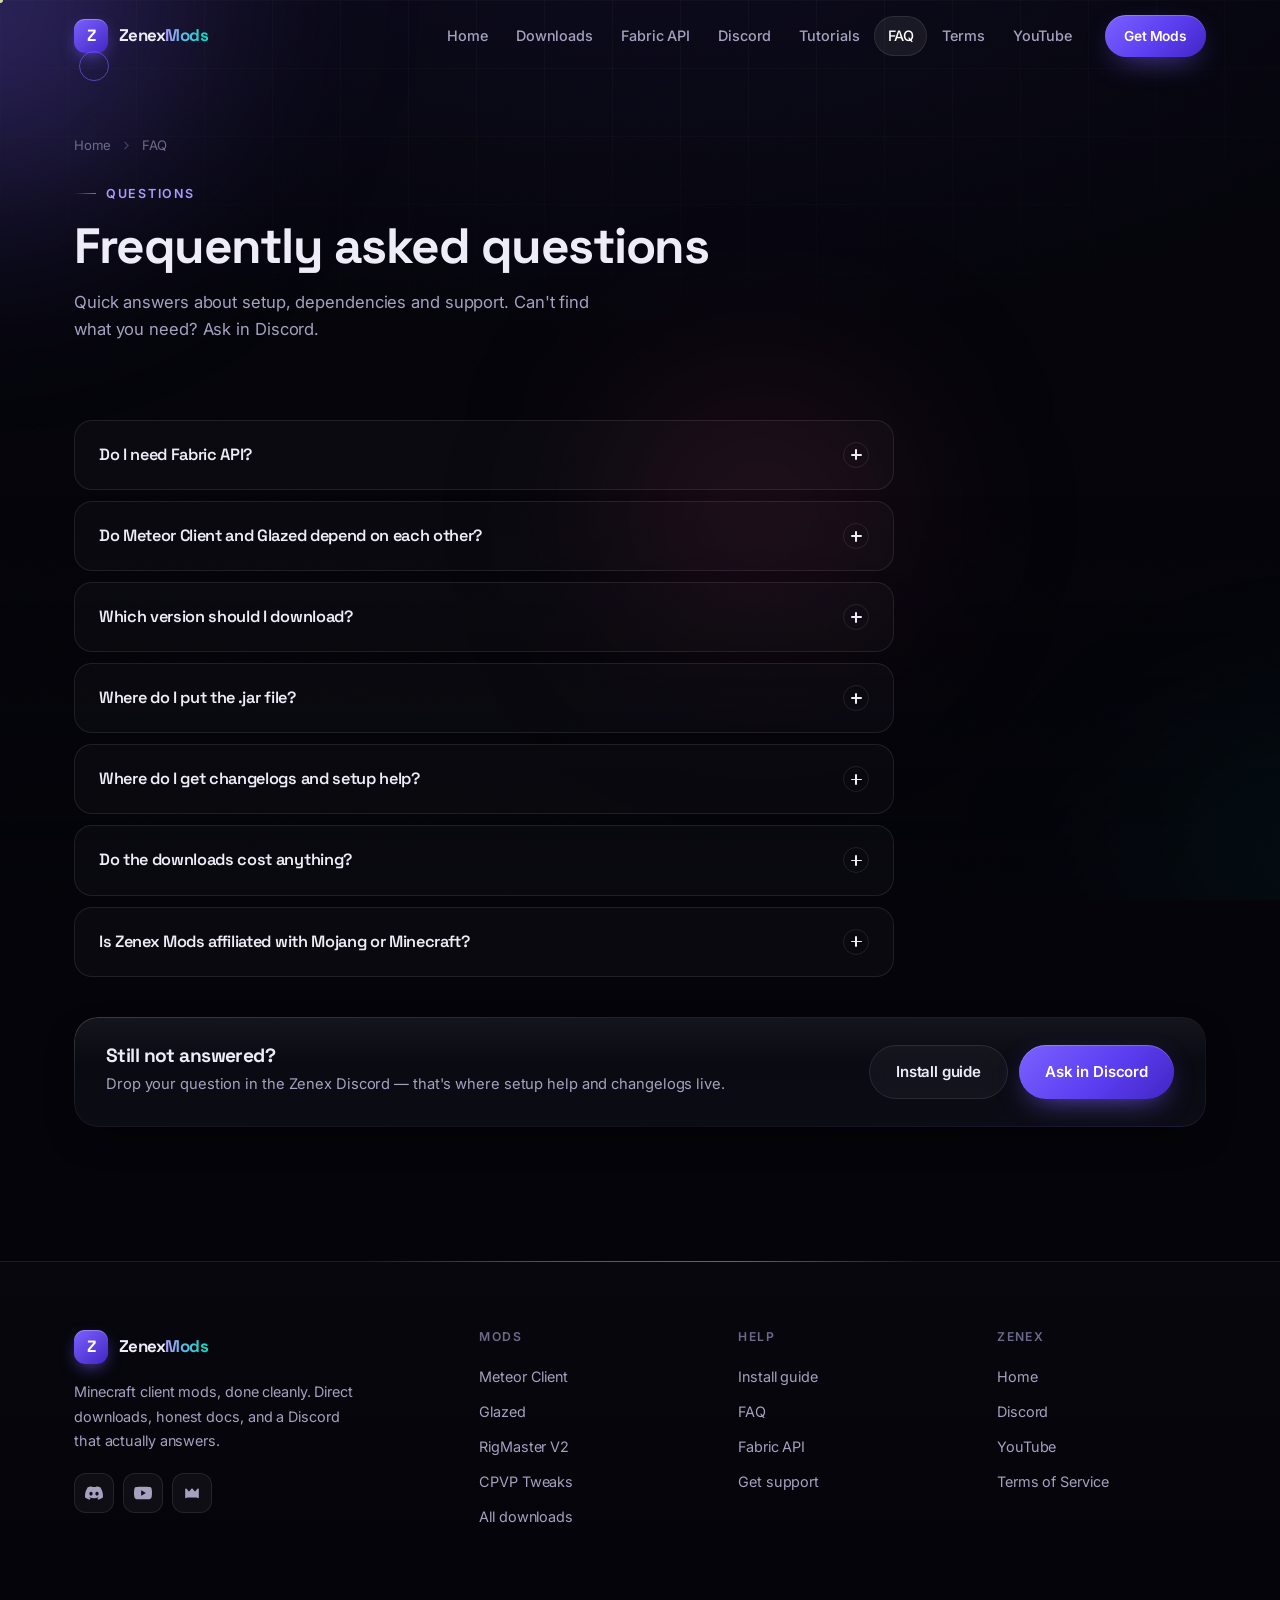
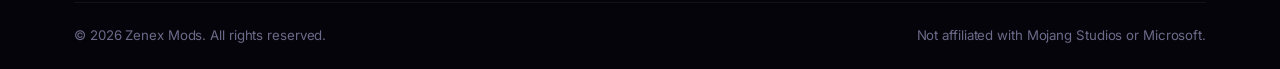
<file: faq.html>
<!DOCTYPE html>
<html lang="en">
<head>
<meta charset="UTF-8">
<meta name="viewport" content="width=device-width, initial-scale=1.0">
<title>FAQ — Zenex Mods</title>
<meta name="description" content="Frequently asked questions about Zenex Mods downloads, dependencies and setup.">
<meta name="theme-color" content="#7b61ff">
<link rel="icon" type="image/png" href="favicon.png">
<link rel="apple-touch-icon" href="apple-touch-icon.png">
<link rel="preconnect" href="https://fonts.googleapis.com">
<link rel="preconnect" href="https://fonts.gstatic.com" crossorigin>
<link href="https://fonts.googleapis.com/css2?family=Space+Grotesk:wght@500;600;700&family=Inter:wght@400;500;600;700&family=JetBrains+Mono:wght@400;500;600&display=swap" rel="stylesheet">
<link rel="stylesheet" href="style.css">
<noscript>
  <!-- Without JS the reveal animations never fire, so make everything visible. -->
  <style>
    .reveal { opacity: 1 !important; transform: none !important; filter: none !important; }
    .word { opacity: 1 !important; transform: none !important; }
    .loader { display: none !important; }
    .faq-a { grid-template-rows: 1fr !important; }
  </style>
</noscript>
</head>
<body>

<div class="loader" id="loader" aria-hidden="true">
  <div class="loader-inner">
    <div class="loader-mark">Z</div>
    <div class="loader-word">ZENEX<span>MODS</span></div>
    <div class="loader-bar"><span id="loader-fill"></span></div>
  </div>
</div>

<a class="skip-link" href="#main">Skip to content</a>
<div class="scroll-progress" aria-hidden="true"><span id="scroll-progress-fill"></span></div>
<div class="cursor-dot" id="cursor-dot" aria-hidden="true"></div>
<div class="cursor-ring" id="cursor-ring" aria-hidden="true"></div>

<div class="backdrop" aria-hidden="true">
  <div class="aurora"><i class="a1"></i><i class="a2"></i><i class="a3"></i></div>
  <canvas id="spark-canvas"></canvas>
  <div class="bg-grid"></div>
  <div class="bg-grain"></div>
  <div class="bg-vignette"></div>
</div>

<header class="navbar" id="navbar">
  <div class="nav-inner">
    <a href="index.html#home" class="brand">
      <span class="brand-mark">Z</span>
      <span class="brand-name">Zenex<span class="accent">Mods</span></span>
    </a>
    <nav class="nav-links" id="nav-links" aria-label="Primary">
      <a href="index.html#home">Home</a>
      <a href="downloads.html">Downloads</a>
      <a href="index.html#fabric">Fabric API</a>
      <a href="index.html#discord">Discord</a>
      <a href="tutorials.html">Tutorials</a>
      <a href="faq.html" class="active">FAQ</a>
      <a href="terms.html">Terms</a>
      <a href="https://www.youtube.com/@ZenexDev" target="_blank" rel="noopener">YouTube</a>
    </nav>
    <a href="downloads.html" class="nav-cta btn btn-primary btn-sm">Get Mods</a>
    <button class="nav-toggle" id="nav-toggle" aria-label="Toggle navigation menu" aria-expanded="false" aria-controls="nav-links">
      <span></span><span></span><span></span>
    </button>
  </div>
</header>

<main id="main">

  <section class="page-head shell">
    <nav class="crumbs reveal" aria-label="Breadcrumb">
      <a href="index.html#home">Home</a>
      <svg viewBox="0 0 24 24" fill="none" aria-hidden="true"><path d="M9 6l6 6-6 6" stroke="currentColor" stroke-width="2.2" stroke-linecap="round" stroke-linejoin="round"/></svg>
      <span>FAQ</span>
    </nav>

    <span class="kicker reveal">Questions</span>
    <h1 class="h-display reveal" style="--d:1">Frequently asked questions</h1>
    <p class="lead reveal" style="--d:2">Quick answers about setup, dependencies and support. Can't find what you need? Ask in Discord.</p>
  </section>

  <section class="section shell" style="padding-top:clamp(20px,3vw,32px)">
    <div class="faq-list" data-stagger>

      <div class="faq-item reveal">
        <button class="faq-q" aria-expanded="false">
          <span>Do I need Fabric API?</span>
          <span class="faq-icon" aria-hidden="true"></span>
        </button>
        <div class="faq-a">
          <div class="faq-a-inner">
            <p>Yes. Every mod on this site runs on Fabric, so Fabric API has to be installed first. If it's missing, none of the mods will load. Grab it from <a href="https://modrinth.com/mod/fabric-api" target="_blank" rel="noopener">Modrinth</a> before downloading anything else.</p>
          </div>
        </div>
      </div>

      <div class="faq-item reveal">
        <button class="faq-q" aria-expanded="false">
          <span>Do Meteor Client and Glazed depend on each other?</span>
          <span class="faq-icon" aria-hidden="true"></span>
        </button>
        <div class="faq-a">
          <div class="faq-a-inner">
            <p>Yes — they're built to run together. Meteor Client requires Glazed Spoofer to work correctly, and Glazed requires Meteor Client. Install both from their version pages, along with Fabric API.</p>
          </div>
        </div>
      </div>

      <div class="faq-item reveal">
        <button class="faq-q" aria-expanded="false">
          <span>Which version should I download?</span>
          <span class="faq-icon" aria-hidden="true"></span>
        </button>
        <div class="faq-a">
          <div class="faq-a-inner">
            <p>Each mod's version page lists which Minecraft release each build targets. Pick the version that matches your game install. If you're unsure, the build marked <strong>Latest</strong> is the one to start with.</p>
          </div>
        </div>
      </div>

      <div class="faq-item reveal">
        <button class="faq-q" aria-expanded="false">
          <span>Where do I put the .jar file?</span>
          <span class="faq-icon" aria-hidden="true"></span>
        </button>
        <div class="faq-a">
          <div class="faq-a-inner">
            <p>Straight into your Minecraft <code style="font-family:var(--font-mono);font-size:.86em">mods</code> folder — no extraction, no installer. The <a href="tutorials.html">install guide</a> walks through exactly where that folder lives on Windows and Mac, and how the Modrinth App handles it for you automatically.</p>
          </div>
        </div>
      </div>

      <div class="faq-item reveal">
        <button class="faq-q" aria-expanded="false">
          <span>Where do I get changelogs and setup help?</span>
          <span class="faq-icon" aria-hidden="true"></span>
        </button>
        <div class="faq-a">
          <div class="faq-a-inner">
            <p>Full changelogs, setup notes, and rundowns for Glazed, RigMaster V2 and CPVP Tweaks are all posted and kept up to date in the <a href="https://discord.gg/XZ8gc8nBsU" target="_blank" rel="noopener">Zenex Discord</a>.</p>
          </div>
        </div>
      </div>

      <div class="faq-item reveal">
        <button class="faq-q" aria-expanded="false">
          <span>Do the downloads cost anything?</span>
          <span class="faq-icon" aria-hidden="true"></span>
        </button>
        <div class="faq-a">
          <div class="faq-a-inner">
            <p>No. Every download here is free and direct — no keys, no paywalls, no ad-gates or link shorteners in between. Click the button and the file starts downloading.</p>
          </div>
        </div>
      </div>

      <div class="faq-item reveal">
        <button class="faq-q" aria-expanded="false">
          <span>Is Zenex Mods affiliated with Mojang or Minecraft?</span>
          <span class="faq-icon" aria-hidden="true"></span>
        </button>
        <div class="faq-a">
          <div class="faq-a-inner">
            <p>No. Zenex Mods is an independent, unofficial distribution hub for client-side Minecraft mods and is not affiliated with or endorsed by Mojang or Microsoft. See the <a href="terms.html">Terms</a> page for the full picture.</p>
          </div>
        </div>
      </div>

    </div>

    <div class="mini-cta surface reveal">
      <div class="spotlight" aria-hidden="true"></div>
      <div>
        <h3>Still not answered?</h3>
        <p>Drop your question in the Zenex Discord — that's where setup help and changelogs live.</p>
      </div>
      <div style="display:flex;gap:11px;flex-wrap:wrap">
        <a href="tutorials.html" class="btn btn-ghost">Install guide</a>
        <a href="https://discord.gg/XZ8gc8nBsU" target="_blank" rel="noopener" class="btn btn-primary" data-magnetic>Ask in Discord</a>
      </div>
    </div>
  </section>

</main>

<footer class="site-footer">
  <div class="shell">
    <div class="footer-top">
      <div class="footer-brand">
        <a href="index.html#home" class="brand">
          <span class="brand-mark">Z</span>
          <span class="brand-name">Zenex<span class="accent">Mods</span></span>
        </a>
        <p>Minecraft client mods, done cleanly. Direct downloads, honest docs, and a Discord that actually answers.</p>
        <div class="footer-socials">
          <a class="social-btn" href="https://discord.gg/XZ8gc8nBsU" target="_blank" rel="noopener" aria-label="Discord">
            <svg viewBox="0 0 24 24"><path d="M20.317 4.369a19.79 19.79 0 0 0-4.885-1.515.074.074 0 0 0-.079.037c-.21.375-.444.864-.608 1.25a18.27 18.27 0 0 0-5.487 0 12.64 12.64 0 0 0-.617-1.25.077.077 0 0 0-.079-.037A19.736 19.736 0 0 0 3.677 4.37a.07.07 0 0 0-.032.027C.533 9.045-.32 13.579.099 18.057a.082.082 0 0 0 .031.056 19.9 19.9 0 0 0 5.993 3.03.078.078 0 0 0 .084-.028c.462-.63.874-1.295 1.226-1.994a.076.076 0 0 0-.041-.106 13.1 13.1 0 0 1-1.872-.892.077.077 0 0 1-.008-.128c.126-.094.252-.192.372-.291a.074.074 0 0 1 .077-.01c3.928 1.793 8.18 1.793 12.061 0a.074.074 0 0 1 .078.009c.12.099.246.198.373.292a.077.077 0 0 1-.006.128 12.3 12.3 0 0 1-1.873.891.076.076 0 0 0-.04.107c.36.698.772 1.362 1.225 1.993a.076.076 0 0 0 .084.028 19.84 19.84 0 0 0 6.002-3.03.077.077 0 0 0 .032-.055c.5-5.177-.838-9.674-3.549-13.66a.06.06 0 0 0-.031-.028ZM8.02 15.331c-1.183 0-2.157-1.085-2.157-2.419 0-1.333.955-2.419 2.157-2.419 1.211 0 2.176 1.096 2.157 2.42 0 1.333-.956 2.418-2.157 2.418Zm7.975 0c-1.183 0-2.157-1.085-2.157-2.419 0-1.333.955-2.419 2.157-2.419 1.211 0 2.176 1.096 2.157 2.42 0 1.333-.946 2.418-2.157 2.418Z"/></svg>
          </a>
          <a class="social-btn" href="https://www.youtube.com/@ZenexDev" target="_blank" rel="noopener" aria-label="YouTube">
            <svg viewBox="0 0 24 24"><path d="M23.5 6.2a3 3 0 0 0-2.12-2.13C19.5 3.55 12 3.55 12 3.55s-7.5 0-9.38.52A3 3 0 0 0 .5 6.2 31.3 31.3 0 0 0 0 12a31.3 31.3 0 0 0 .5 5.8 3 3 0 0 0 2.12 2.13c1.88.52 9.38.52 9.38.52s7.5 0 9.38-.52a3 3 0 0 0 2.12-2.13A31.3 31.3 0 0 0 24 12a31.3 31.3 0 0 0-.5-5.8ZM9.55 15.57V8.43L15.82 12Z"/></svg>
          </a>
          <a class="social-btn" href="https://modrinth.com/mod/fabric-api" target="_blank" rel="noopener" aria-label="Fabric API on Modrinth">
            <svg viewBox="0 0 24 24" fill="none"><path d="M4 18V7l4 5 4-5 4 5 4-5v11" stroke="currentColor" stroke-width="2.2" stroke-linecap="round" stroke-linejoin="round"/></svg>
          </a>
        </div>
      </div>

      <div class="footer-col">
        <h4>Mods</h4>
        <a href="meteor-client.html">Meteor Client</a>
        <a href="glazed.html">Glazed</a>
        <a href="downloads.html">RigMaster V2</a>
        <a href="downloads.html">CPVP Tweaks</a>
        <a href="downloads.html">All downloads</a>
      </div>

      <div class="footer-col">
        <h4>Help</h4>
        <a href="tutorials.html">Install guide</a>
        <a href="faq.html">FAQ</a>
        <a href="index.html#fabric">Fabric API</a>
        <a href="https://discord.gg/XZ8gc8nBsU" target="_blank" rel="noopener">Get support</a>
      </div>

      <div class="footer-col">
        <h4>Zenex</h4>
        <a href="index.html#home">Home</a>
        <a href="https://discord.gg/XZ8gc8nBsU" target="_blank" rel="noopener">Discord</a>
        <a href="https://www.youtube.com/@ZenexDev" target="_blank" rel="noopener">YouTube</a>
        <a href="terms.html">Terms of Service</a>
      </div>
    </div>

    <div class="footer-bottom">
      <p>&copy; <span id="year"></span> Zenex Mods. All rights reserved.</p>
      <p>Not affiliated with Mojang Studios or Microsoft.</p>
    </div>
  </div>
</footer>

<button class="to-top" id="to-top" aria-label="Back to top">
  <svg viewBox="0 0 24 24" fill="none"><path d="M12 20V7M6 12l6-6 6 6" stroke="currentColor" stroke-width="2" stroke-linecap="round" stroke-linejoin="round"/></svg>
</button>

<script src="script.js"></script>
</body>
</html>
</file>
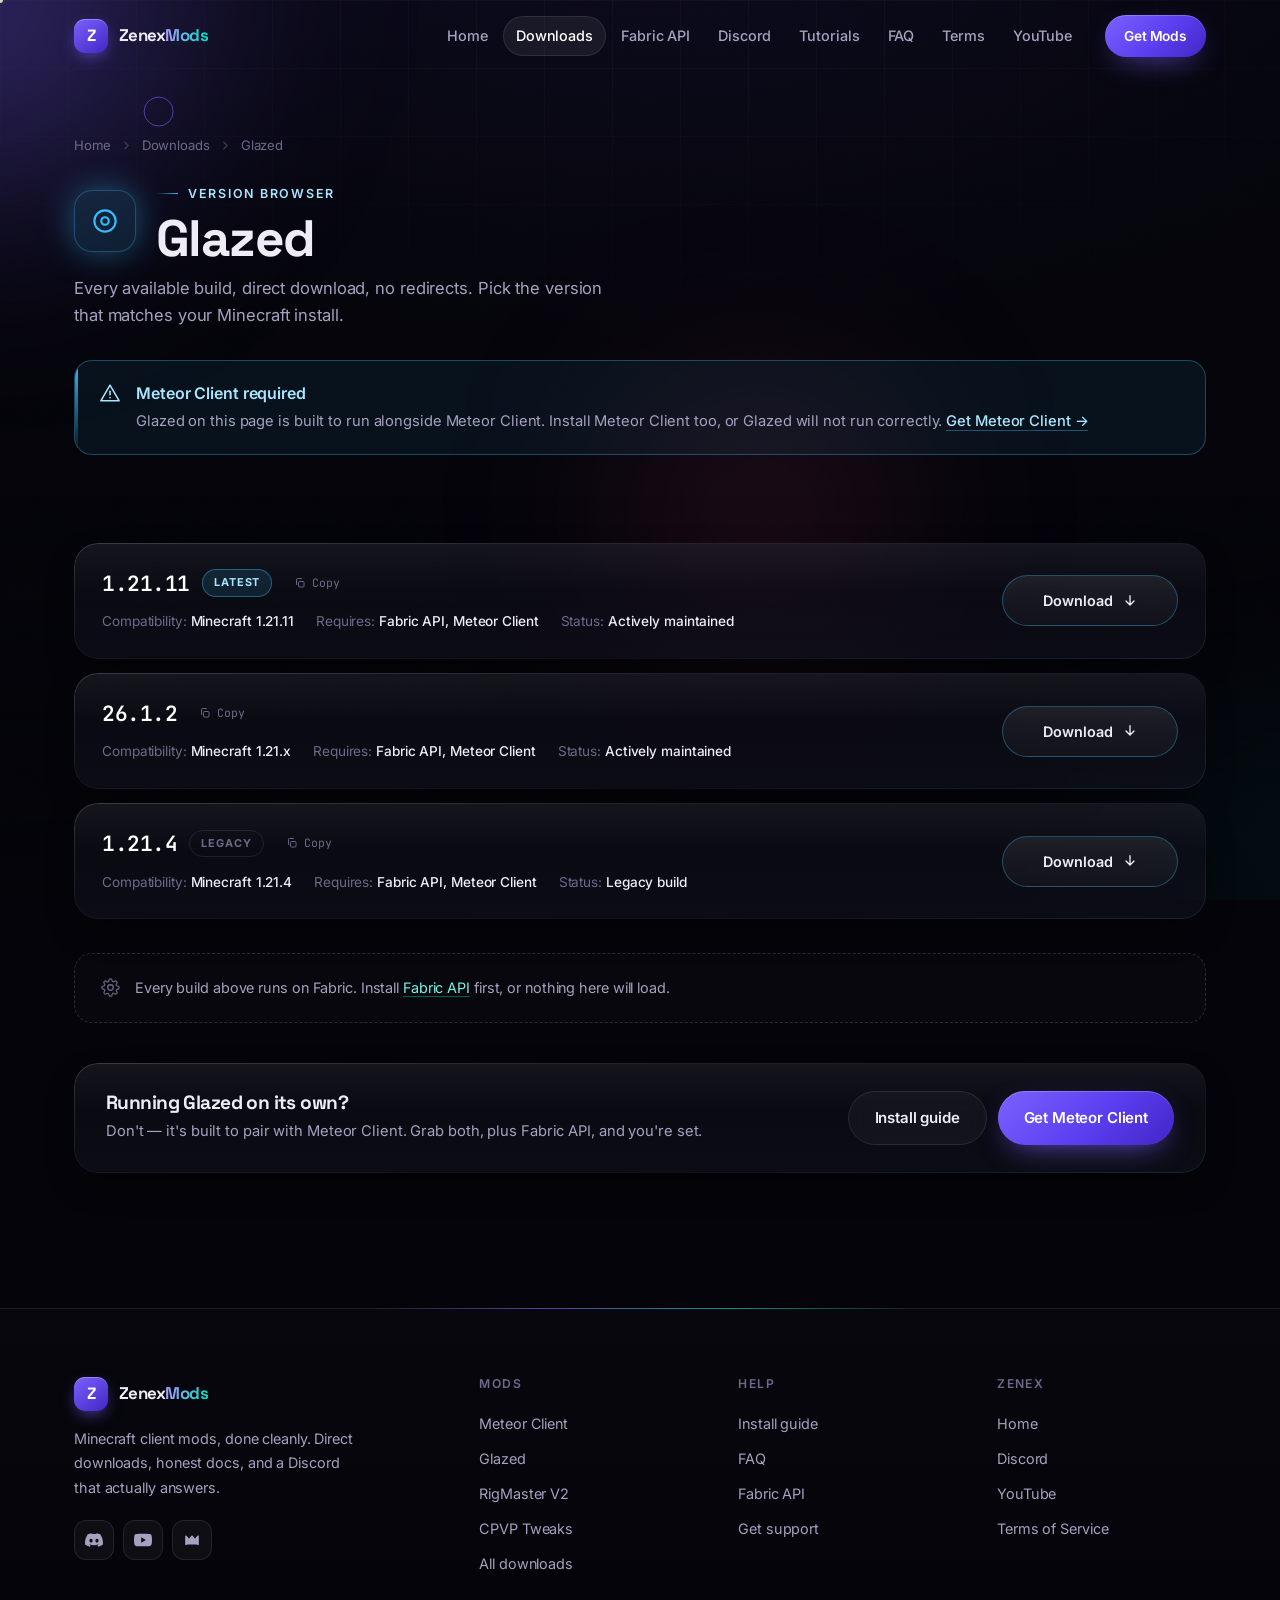
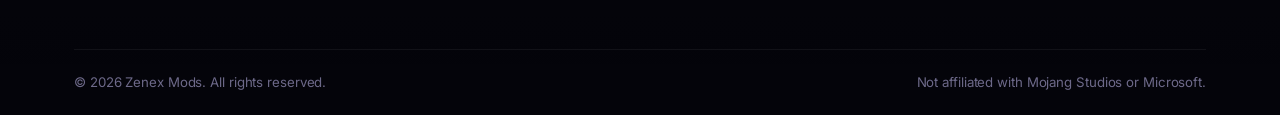
<file: glazed.html>
<!DOCTYPE html>
<html lang="en">
<head>
<meta charset="UTF-8">
<meta name="viewport" content="width=device-width, initial-scale=1.0">
<title>Glazed — Versions — Zenex Mods</title>
<meta name="description" content="Download Glazed from Zenex Mods. Every available build, direct download, no redirects. Pick the version that matches your Minecraft install.">
<meta name="theme-color" content="#38bdf8">
<link rel="icon" type="image/png" href="favicon.png">
<link rel="apple-touch-icon" href="apple-touch-icon.png">
<link rel="preconnect" href="https://fonts.googleapis.com">
<link rel="preconnect" href="https://fonts.gstatic.com" crossorigin>
<link href="https://fonts.googleapis.com/css2?family=Space+Grotesk:wght@500;600;700&family=Inter:wght@400;500;600;700&family=JetBrains+Mono:wght@400;500;600&display=swap" rel="stylesheet">
<link rel="stylesheet" href="style.css">
<noscript>
  <!-- Without JS the reveal animations never fire, so make everything visible. -->
  <style>
    .reveal { opacity: 1 !important; transform: none !important; filter: none !important; }
    .word { opacity: 1 !important; transform: none !important; }
    .loader { display: none !important; }
    .faq-a { grid-template-rows: 1fr !important; }
  </style>
</noscript>
</head>
<body class="accent-glazed">

<div class="loader" id="loader" aria-hidden="true">
  <div class="loader-inner">
    <div class="loader-mark">Z</div>
    <div class="loader-word">ZENEX<span>MODS</span></div>
    <div class="loader-bar"><span id="loader-fill"></span></div>
  </div>
</div>

<a class="skip-link" href="#main">Skip to content</a>
<div class="scroll-progress" aria-hidden="true"><span id="scroll-progress-fill"></span></div>
<div class="cursor-dot" id="cursor-dot" aria-hidden="true"></div>
<div class="cursor-ring" id="cursor-ring" aria-hidden="true"></div>

<div class="backdrop" aria-hidden="true">
  <div class="aurora"><i class="a1"></i><i class="a2"></i><i class="a3"></i></div>
  <canvas id="spark-canvas"></canvas>
  <div class="bg-grid"></div>
  <div class="bg-grain"></div>
  <div class="bg-vignette"></div>
</div>

<header class="navbar" id="navbar">
  <div class="nav-inner">
    <a href="index.html#home" class="brand">
      <span class="brand-mark">Z</span>
      <span class="brand-name">Zenex<span class="accent">Mods</span></span>
    </a>
    <nav class="nav-links" id="nav-links" aria-label="Primary">
      <a href="index.html#home">Home</a>
      <a href="downloads.html" class="active">Downloads</a>
      <a href="index.html#fabric">Fabric API</a>
      <a href="index.html#discord">Discord</a>
      <a href="tutorials.html">Tutorials</a>
      <a href="faq.html">FAQ</a>
      <a href="terms.html">Terms</a>
      <a href="https://www.youtube.com/@ZenexDev" target="_blank" rel="noopener">YouTube</a>
    </nav>
    <a href="#releases" class="nav-cta btn btn-primary btn-sm">Get Mods</a>
    <button class="nav-toggle" id="nav-toggle" aria-label="Toggle navigation menu" aria-expanded="false" aria-controls="nav-links">
      <span></span><span></span><span></span>
    </button>
  </div>
</header>

<main id="main">

  <section class="page-head shell">
    <nav class="crumbs reveal" aria-label="Breadcrumb">
      <a href="index.html#home">Home</a>
      <svg viewBox="0 0 24 24" fill="none" aria-hidden="true"><path d="M9 6l6 6-6 6" stroke="currentColor" stroke-width="2.2" stroke-linecap="round" stroke-linejoin="round"/></svg>
      <a href="downloads.html">Downloads</a>
      <svg viewBox="0 0 24 24" fill="none" aria-hidden="true"><path d="M9 6l6 6-6 6" stroke="currentColor" stroke-width="2.2" stroke-linecap="round" stroke-linejoin="round"/></svg>
      <span>Glazed</span>
    </nav>

    <div class="head-row reveal">
      <div class="head-icon" aria-hidden="true">
        <svg viewBox="0 0 24 24" fill="none">
          <circle cx="12" cy="12" r="8.5" stroke="currentColor" stroke-width="1.7"/>
          <circle cx="12" cy="12" r="3" stroke="currentColor" stroke-width="1.7"/>
        </svg>
      </div>
      <div>
        <span class="kicker">Version browser</span>
        <h1>Glazed</h1>
      </div>
    </div>

    <p class="lead reveal" style="--d:1">Every available build, direct download, no redirects. Pick the version that matches your Minecraft install.</p>

    <div class="warning-banner reveal" style="--d:2">
      <svg class="warn-icon" viewBox="0 0 24 24" fill="none" aria-hidden="true">
        <path d="M12 3.5 2 20.5h20L12 3.5Z" stroke="currentColor" stroke-width="1.7" stroke-linejoin="round"/>
        <path d="M12 10v4" stroke="currentColor" stroke-width="1.7" stroke-linecap="round"/>
        <circle cx="12" cy="17" r="0.95" fill="currentColor"/>
      </svg>
      <div>
        <strong>Meteor Client required</strong>
        <p>Glazed on this page is built to run alongside Meteor Client. Install Meteor Client too, or Glazed will not run correctly. <a href="meteor-client.html">Get Meteor Client →</a></p>
      </div>
    </div>
  </section>

  <section class="section shell" id="releases" style="padding-top:clamp(28px,4vw,44px)">
    <div class="vb-list" data-stagger>

      <article class="vb-card surface reveal">
        <div class="spotlight" aria-hidden="true"></div>
        <div>
          <div class="vb-top">
            <h2 class="vb-version">1.21.11</h2>
            <span class="vb-pill vb-pill-latest">Latest</span>
            <button class="copy-btn" data-copy="1.21.11" aria-label="Copy version number 1.21.11">
              <svg viewBox="0 0 24 24" fill="none" aria-hidden="true"><rect x="9" y="9" width="11" height="11" rx="2" stroke="currentColor" stroke-width="1.9"/><path d="M5 15V5a2 2 0 0 1 2-2h8" stroke="currentColor" stroke-width="1.9" stroke-linecap="round"/></svg>
              <span class="copy-label">Copy</span>
            </button>
          </div>
          <div class="vb-meta">
            <span class="vb-meta-item">Compatibility: <strong>Minecraft 1.21.11</strong></span>
            <span class="vb-meta-item">Requires: <strong>Fabric API, Meteor Client</strong></span>
            <span class="vb-meta-item">Status: <strong>Actively maintained</strong></span>
          </div>
        </div>
        <button class="mod-download"
                data-download-url="https://zenex-download-tracker.zenex-tracker.workers.dev/api/download/glazed-1.21.11"
                data-filename="glazed-1.21.11"
                data-mod-name="Glazed 1.21.11">
          <span class="btn-label">Download</span>
          <span class="btn-success">Downloaded
            <svg viewBox="0 0 24 24" fill="none" aria-hidden="true"><path d="M20 6 9 17l-5-5" stroke="currentColor" stroke-width="2.4" stroke-linecap="round" stroke-linejoin="round"/></svg>
          </span>
          <svg viewBox="0 0 24 24" fill="none" aria-hidden="true"><path d="M12 4v13M6 12l6 6 6-6" stroke="currentColor" stroke-width="2" stroke-linecap="round" stroke-linejoin="round"/></svg>
          <span class="btn-ripple" aria-hidden="true"></span>
        </button>
      </article>

      <article class="vb-card surface reveal">
        <div class="spotlight" aria-hidden="true"></div>
        <div>
          <div class="vb-top">
            <h2 class="vb-version">26.1.2</h2>
            <button class="copy-btn" data-copy="26.1.2" aria-label="Copy version number 26.1.2">
              <svg viewBox="0 0 24 24" fill="none" aria-hidden="true"><rect x="9" y="9" width="11" height="11" rx="2" stroke="currentColor" stroke-width="1.9"/><path d="M5 15V5a2 2 0 0 1 2-2h8" stroke="currentColor" stroke-width="1.9" stroke-linecap="round"/></svg>
              <span class="copy-label">Copy</span>
            </button>
          </div>
          <div class="vb-meta">
            <span class="vb-meta-item">Compatibility: <strong>Minecraft 1.21.x</strong></span>
            <span class="vb-meta-item">Requires: <strong>Fabric API, Meteor Client</strong></span>
            <span class="vb-meta-item">Status: <strong>Actively maintained</strong></span>
          </div>
        </div>
        <button class="mod-download"
                data-download-url="https://zenex-download-tracker.zenex-tracker.workers.dev/api/download/glazed-26.1.2"
                data-filename="glazed-26.1.2"
                data-mod-name="Glazed 26.1.2">
          <span class="btn-label">Download</span>
          <span class="btn-success">Downloaded
            <svg viewBox="0 0 24 24" fill="none" aria-hidden="true"><path d="M20 6 9 17l-5-5" stroke="currentColor" stroke-width="2.4" stroke-linecap="round" stroke-linejoin="round"/></svg>
          </span>
          <svg viewBox="0 0 24 24" fill="none" aria-hidden="true"><path d="M12 4v13M6 12l6 6 6-6" stroke="currentColor" stroke-width="2" stroke-linecap="round" stroke-linejoin="round"/></svg>
          <span class="btn-ripple" aria-hidden="true"></span>
        </button>
      </article>

      <article class="vb-card surface reveal">
        <div class="spotlight" aria-hidden="true"></div>
        <div>
          <div class="vb-top">
            <h2 class="vb-version">1.21.4</h2>
            <span class="vb-pill vb-pill-legacy">Legacy</span>
            <button class="copy-btn" data-copy="1.21.4" aria-label="Copy version number 1.21.4">
              <svg viewBox="0 0 24 24" fill="none" aria-hidden="true"><rect x="9" y="9" width="11" height="11" rx="2" stroke="currentColor" stroke-width="1.9"/><path d="M5 15V5a2 2 0 0 1 2-2h8" stroke="currentColor" stroke-width="1.9" stroke-linecap="round"/></svg>
              <span class="copy-label">Copy</span>
            </button>
          </div>
          <div class="vb-meta">
            <span class="vb-meta-item">Compatibility: <strong>Minecraft 1.21.4</strong></span>
            <span class="vb-meta-item">Requires: <strong>Fabric API, Meteor Client</strong></span>
            <span class="vb-meta-item">Status: <strong>Legacy build</strong></span>
          </div>
        </div>
        <button class="mod-download"
                data-download-url="https://zenex-download-tracker.zenex-tracker.workers.dev/api/download/glazed-1.21.4"
                data-filename="glazed-1.21.4"
                data-mod-name="Glazed 1.21.4">
          <span class="btn-label">Download</span>
          <span class="btn-success">Downloaded
            <svg viewBox="0 0 24 24" fill="none" aria-hidden="true"><path d="M20 6 9 17l-5-5" stroke="currentColor" stroke-width="2.4" stroke-linecap="round" stroke-linejoin="round"/></svg>
          </span>
          <svg viewBox="0 0 24 24" fill="none" aria-hidden="true"><path d="M12 4v13M6 12l6 6 6-6" stroke="currentColor" stroke-width="2" stroke-linecap="round" stroke-linejoin="round"/></svg>
          <span class="btn-ripple" aria-hidden="true"></span>
        </button>
      </article>

    </div>

    <div class="note-strip reveal" style="margin-top:34px">
      <svg viewBox="0 0 24 24" fill="none" aria-hidden="true"><path d="M12 15.5a3.5 3.5 0 1 0 0-7 3.5 3.5 0 0 0 0 7Z" stroke="currentColor" stroke-width="1.7"/><path d="M19.4 15a1.65 1.65 0 0 0 .33 1.82l.06.06a2 2 0 1 1-2.83 2.83l-.06-.06a1.65 1.65 0 0 0-1.82-.33 1.65 1.65 0 0 0-1 1.51V21a2 2 0 1 1-4 0v-.09A1.65 1.65 0 0 0 9 19.4a1.65 1.65 0 0 0-1.82.33l-.06.06a2 2 0 1 1-2.83-2.83l.06-.06a1.65 1.65 0 0 0 .33-1.82 1.65 1.65 0 0 0-1.51-1H3a2 2 0 1 1 0-4h.09A1.65 1.65 0 0 0 4.6 9a1.65 1.65 0 0 0-.33-1.82l-.06-.06a2 2 0 1 1 2.83-2.83l.06.06A1.65 1.65 0 0 0 9 4.6h.09A1.65 1.65 0 0 0 10 3.09V3a2 2 0 1 1 4 0v.09a1.65 1.65 0 0 0 1 1.51 1.65 1.65 0 0 0 1.82-.33l.06-.06a2 2 0 1 1 2.83 2.83l-.06.06A1.65 1.65 0 0 0 19.4 9v.09a1.65 1.65 0 0 0 1.51 1H21a2 2 0 1 1 0 4h-.09a1.65 1.65 0 0 0-1.51 1Z" stroke="currentColor" stroke-width="1.5" stroke-linecap="round" stroke-linejoin="round"/></svg>
      <span>Every build above runs on Fabric. Install <a href="https://modrinth.com/mod/fabric-api" target="_blank" rel="noopener">Fabric API</a> first, or nothing here will load.</span>
    </div>

    <div class="mini-cta surface reveal">
      <div class="spotlight" aria-hidden="true"></div>
      <div>
        <h3>Running Glazed on its own?</h3>
        <p>Don't — it's built to pair with Meteor Client. Grab both, plus Fabric API, and you're set.</p>
      </div>
      <div style="display:flex;gap:11px;flex-wrap:wrap">
        <a href="tutorials.html" class="btn btn-ghost">Install guide</a>
        <a href="meteor-client.html" class="btn btn-primary">Get Meteor Client</a>
      </div>
    </div>
  </section>

</main>

<footer class="site-footer">
  <div class="shell">
    <div class="footer-top">
      <div class="footer-brand">
        <a href="index.html#home" class="brand">
          <span class="brand-mark">Z</span>
          <span class="brand-name">Zenex<span class="accent">Mods</span></span>
        </a>
        <p>Minecraft client mods, done cleanly. Direct downloads, honest docs, and a Discord that actually answers.</p>
        <div class="footer-socials">
          <a class="social-btn" href="https://discord.gg/XZ8gc8nBsU" target="_blank" rel="noopener" aria-label="Discord">
            <svg viewBox="0 0 24 24"><path d="M20.317 4.369a19.79 19.79 0 0 0-4.885-1.515.074.074 0 0 0-.079.037c-.21.375-.444.864-.608 1.25a18.27 18.27 0 0 0-5.487 0 12.64 12.64 0 0 0-.617-1.25.077.077 0 0 0-.079-.037A19.736 19.736 0 0 0 3.677 4.37a.07.07 0 0 0-.032.027C.533 9.045-.32 13.579.099 18.057a.082.082 0 0 0 .031.056 19.9 19.9 0 0 0 5.993 3.03.078.078 0 0 0 .084-.028c.462-.63.874-1.295 1.226-1.994a.076.076 0 0 0-.041-.106 13.1 13.1 0 0 1-1.872-.892.077.077 0 0 1-.008-.128c.126-.094.252-.192.372-.291a.074.074 0 0 1 .077-.01c3.928 1.793 8.18 1.793 12.061 0a.074.074 0 0 1 .078.009c.12.099.246.198.373.292a.077.077 0 0 1-.006.128 12.3 12.3 0 0 1-1.873.891.076.076 0 0 0-.04.107c.36.698.772 1.362 1.225 1.993a.076.076 0 0 0 .084.028 19.84 19.84 0 0 0 6.002-3.03.077.077 0 0 0 .032-.055c.5-5.177-.838-9.674-3.549-13.66a.06.06 0 0 0-.031-.028ZM8.02 15.331c-1.183 0-2.157-1.085-2.157-2.419 0-1.333.955-2.419 2.157-2.419 1.211 0 2.176 1.096 2.157 2.42 0 1.333-.956 2.418-2.157 2.418Zm7.975 0c-1.183 0-2.157-1.085-2.157-2.419 0-1.333.955-2.419 2.157-2.419 1.211 0 2.176 1.096 2.157 2.42 0 1.333-.946 2.418-2.157 2.418Z"/></svg>
          </a>
          <a class="social-btn" href="https://www.youtube.com/@ZenexDev" target="_blank" rel="noopener" aria-label="YouTube">
            <svg viewBox="0 0 24 24"><path d="M23.5 6.2a3 3 0 0 0-2.12-2.13C19.5 3.55 12 3.55 12 3.55s-7.5 0-9.38.52A3 3 0 0 0 .5 6.2 31.3 31.3 0 0 0 0 12a31.3 31.3 0 0 0 .5 5.8 3 3 0 0 0 2.12 2.13c1.88.52 9.38.52 9.38.52s7.5 0 9.38-.52a3 3 0 0 0 2.12-2.13A31.3 31.3 0 0 0 24 12a31.3 31.3 0 0 0-.5-5.8ZM9.55 15.57V8.43L15.82 12Z"/></svg>
          </a>
          <a class="social-btn" href="https://modrinth.com/mod/fabric-api" target="_blank" rel="noopener" aria-label="Fabric API on Modrinth">
            <svg viewBox="0 0 24 24" fill="none"><path d="M4 18V7l4 5 4-5 4 5 4-5v11" stroke="currentColor" stroke-width="2.2" stroke-linecap="round" stroke-linejoin="round"/></svg>
          </a>
        </div>
      </div>

      <div class="footer-col">
        <h4>Mods</h4>
        <a href="meteor-client.html">Meteor Client</a>
        <a href="glazed.html">Glazed</a>
        <a href="downloads.html">RigMaster V2</a>
        <a href="downloads.html">CPVP Tweaks</a>
        <a href="downloads.html">All downloads</a>
      </div>

      <div class="footer-col">
        <h4>Help</h4>
        <a href="tutorials.html">Install guide</a>
        <a href="faq.html">FAQ</a>
        <a href="index.html#fabric">Fabric API</a>
        <a href="https://discord.gg/XZ8gc8nBsU" target="_blank" rel="noopener">Get support</a>
      </div>

      <div class="footer-col">
        <h4>Zenex</h4>
        <a href="index.html#home">Home</a>
        <a href="https://discord.gg/XZ8gc8nBsU" target="_blank" rel="noopener">Discord</a>
        <a href="https://www.youtube.com/@ZenexDev" target="_blank" rel="noopener">YouTube</a>
        <a href="terms.html">Terms of Service</a>
      </div>
    </div>

    <div class="footer-bottom">
      <p>&copy; <span id="year"></span> Zenex Mods. All rights reserved.</p>
      <p>Not affiliated with Mojang Studios or Microsoft.</p>
    </div>
  </div>
</footer>

<div class="toast" id="toast" role="status" aria-live="polite">
  <svg viewBox="0 0 24 24" fill="none" aria-hidden="true"><path d="M12 4v13M6 12l6 6 6-6" stroke="currentColor" stroke-width="2" stroke-linecap="round" stroke-linejoin="round"/></svg>
  <span id="toast-text">Download started</span>
</div>

<button class="to-top" id="to-top" aria-label="Back to top">
  <svg viewBox="0 0 24 24" fill="none"><path d="M12 20V7M6 12l6-6 6 6" stroke="currentColor" stroke-width="2" stroke-linecap="round" stroke-linejoin="round"/></svg>
</button>

<script src="script.js"></script>
</body>
</html>
</file>
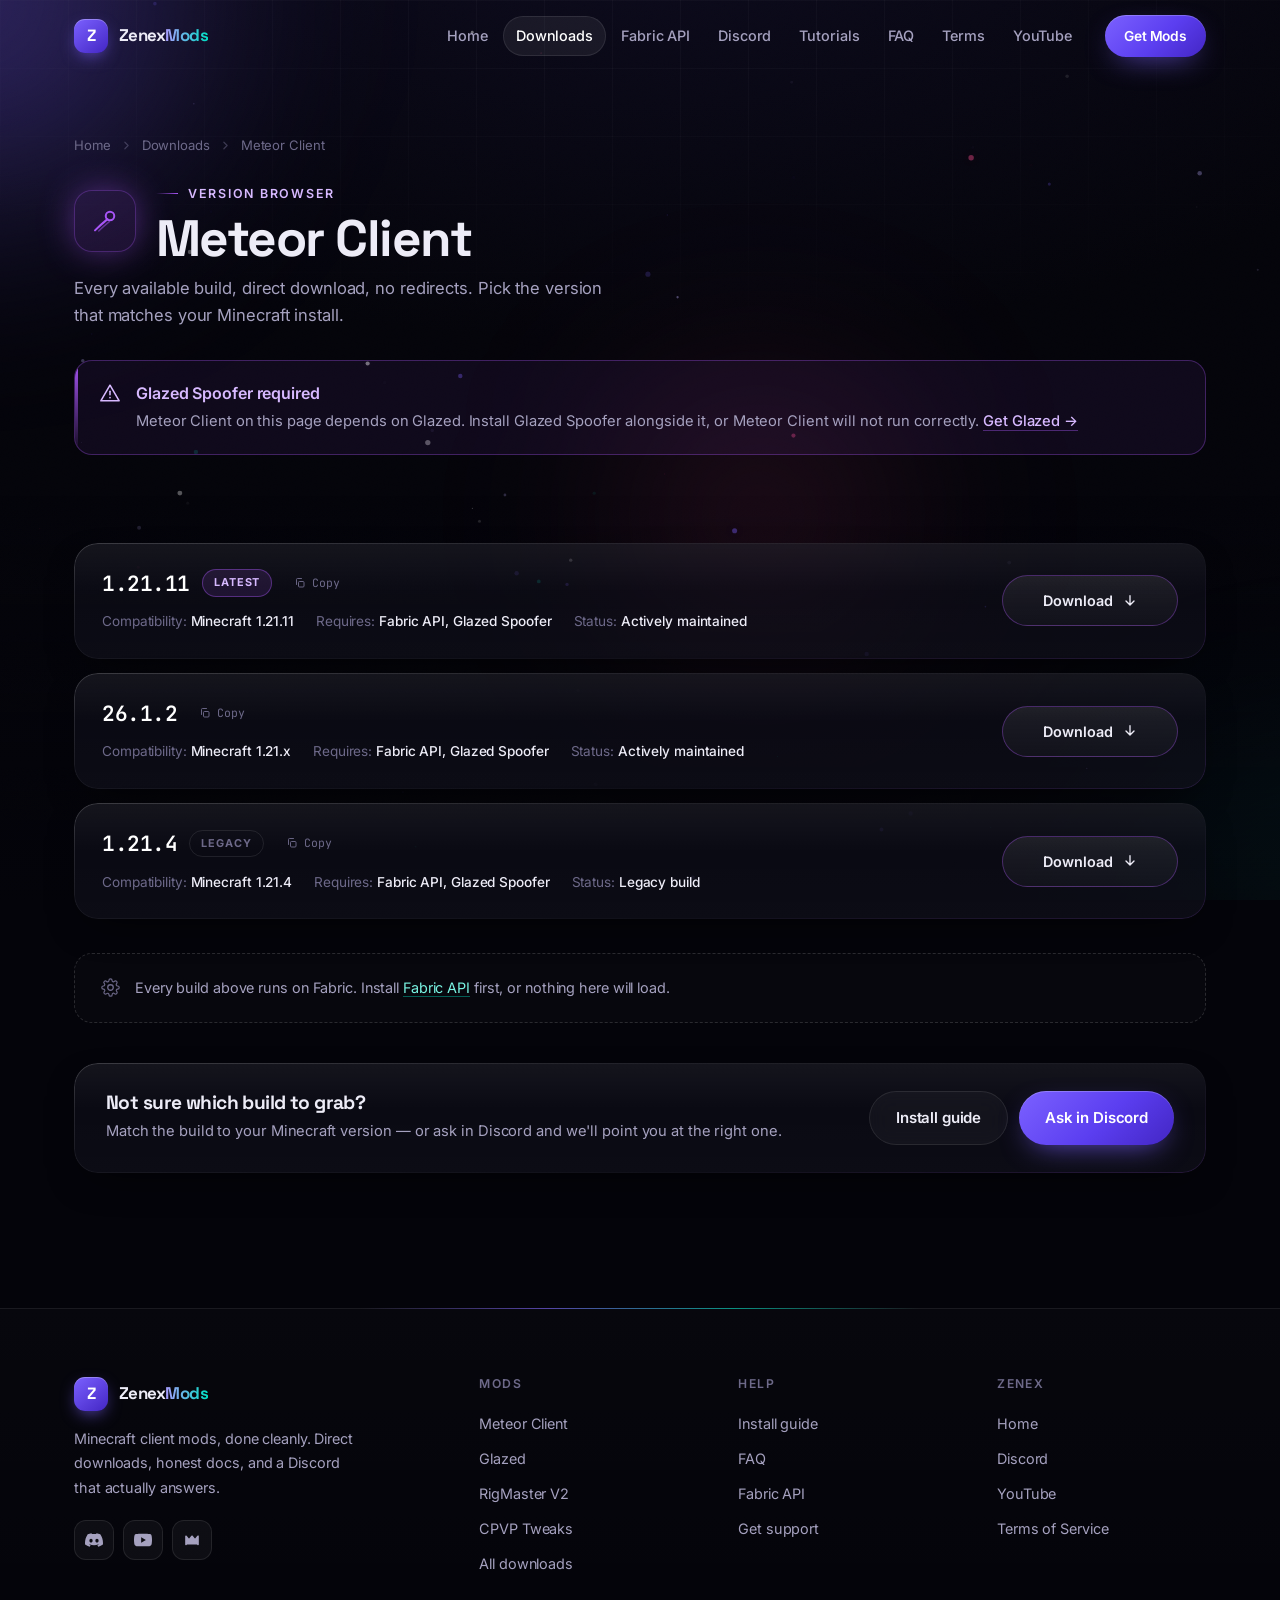
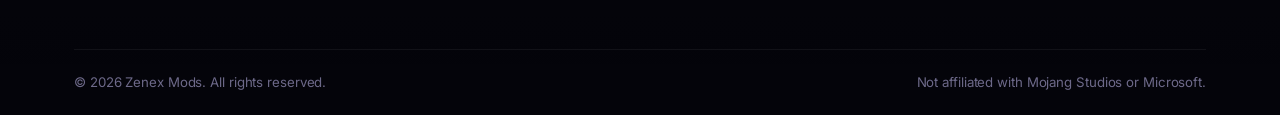
<file: meteor-client.html>
<!DOCTYPE html>
<html lang="en">
<head>
<meta charset="UTF-8">
<meta name="viewport" content="width=device-width, initial-scale=1.0">
<title>Meteor Client — Versions — Zenex Mods</title>
<meta name="description" content="Download Meteor Client from Zenex Mods. Every available build, direct download, no redirects. Pick the version that matches your Minecraft install.">
<meta name="theme-color" content="#a855f7">
<link rel="icon" type="image/png" href="favicon.png">
<link rel="apple-touch-icon" href="apple-touch-icon.png">
<link rel="preconnect" href="https://fonts.googleapis.com">
<link rel="preconnect" href="https://fonts.gstatic.com" crossorigin>
<link href="https://fonts.googleapis.com/css2?family=Space+Grotesk:wght@500;600;700&family=Inter:wght@400;500;600;700&family=JetBrains+Mono:wght@400;500;600&display=swap" rel="stylesheet">
<link rel="stylesheet" href="style.css">
<noscript>
  <!-- Without JS the reveal animations never fire, so make everything visible. -->
  <style>
    .reveal { opacity: 1 !important; transform: none !important; filter: none !important; }
    .word { opacity: 1 !important; transform: none !important; }
    .loader { display: none !important; }
    .faq-a { grid-template-rows: 1fr !important; }
  </style>
</noscript>
</head>
<body class="accent-meteor">

<div class="loader" id="loader" aria-hidden="true">
  <div class="loader-inner">
    <div class="loader-mark">Z</div>
    <div class="loader-word">ZENEX<span>MODS</span></div>
    <div class="loader-bar"><span id="loader-fill"></span></div>
  </div>
</div>

<a class="skip-link" href="#main">Skip to content</a>
<div class="scroll-progress" aria-hidden="true"><span id="scroll-progress-fill"></span></div>
<div class="cursor-dot" id="cursor-dot" aria-hidden="true"></div>
<div class="cursor-ring" id="cursor-ring" aria-hidden="true"></div>

<div class="backdrop" aria-hidden="true">
  <div class="aurora"><i class="a1"></i><i class="a2"></i><i class="a3"></i></div>
  <canvas id="spark-canvas"></canvas>
  <div class="bg-grid"></div>
  <div class="bg-grain"></div>
  <div class="bg-vignette"></div>
</div>

<header class="navbar" id="navbar">
  <div class="nav-inner">
    <a href="index.html#home" class="brand">
      <span class="brand-mark">Z</span>
      <span class="brand-name">Zenex<span class="accent">Mods</span></span>
    </a>
    <nav class="nav-links" id="nav-links" aria-label="Primary">
      <a href="index.html#home">Home</a>
      <a href="downloads.html" class="active">Downloads</a>
      <a href="index.html#fabric">Fabric API</a>
      <a href="index.html#discord">Discord</a>
      <a href="tutorials.html">Tutorials</a>
      <a href="faq.html">FAQ</a>
      <a href="terms.html">Terms</a>
      <a href="https://www.youtube.com/@ZenexDev" target="_blank" rel="noopener">YouTube</a>
    </nav>
    <a href="#releases" class="nav-cta btn btn-primary btn-sm">Get Mods</a>
    <button class="nav-toggle" id="nav-toggle" aria-label="Toggle navigation menu" aria-expanded="false" aria-controls="nav-links">
      <span></span><span></span><span></span>
    </button>
  </div>
</header>

<main id="main">

  <section class="page-head shell">
    <nav class="crumbs reveal" aria-label="Breadcrumb">
      <a href="index.html#home">Home</a>
      <svg viewBox="0 0 24 24" fill="none" aria-hidden="true"><path d="M9 6l6 6-6 6" stroke="currentColor" stroke-width="2.2" stroke-linecap="round" stroke-linejoin="round"/></svg>
      <a href="downloads.html">Downloads</a>
      <svg viewBox="0 0 24 24" fill="none" aria-hidden="true"><path d="M9 6l6 6-6 6" stroke="currentColor" stroke-width="2.2" stroke-linecap="round" stroke-linejoin="round"/></svg>
      <span>Meteor Client</span>
    </nav>

    <div class="head-row reveal">
      <div class="head-icon" aria-hidden="true">
        <svg viewBox="0 0 24 24" fill="none">
          <circle cx="16" cy="8" r="3.4" stroke="currentColor" stroke-width="1.6"/>
          <path d="M14 10.5C11 13 7 16.5 4 19.5" stroke="currentColor" stroke-width="1.6" stroke-linecap="round"/>
          <path d="M15.5 12.5C13 14.5 9.5 17.5 7 20" stroke="currentColor" stroke-width="1.1" stroke-linecap="round" opacity=".5"/>
        </svg>
      </div>
      <div>
        <span class="kicker">Version browser</span>
        <h1>Meteor Client</h1>
      </div>
    </div>

    <p class="lead reveal" style="--d:1">Every available build, direct download, no redirects. Pick the version that matches your Minecraft install.</p>

    <div class="warning-banner reveal" style="--d:2">
      <svg class="warn-icon" viewBox="0 0 24 24" fill="none" aria-hidden="true">
        <path d="M12 3.5 2 20.5h20L12 3.5Z" stroke="currentColor" stroke-width="1.7" stroke-linejoin="round"/>
        <path d="M12 10v4" stroke="currentColor" stroke-width="1.7" stroke-linecap="round"/>
        <circle cx="12" cy="17" r="0.95" fill="currentColor"/>
      </svg>
      <div>
        <strong>Glazed Spoofer required</strong>
        <p>Meteor Client on this page depends on Glazed. Install Glazed Spoofer alongside it, or Meteor Client will not run correctly. <a href="glazed.html">Get Glazed →</a></p>
      </div>
    </div>
  </section>

  <section class="section shell" id="releases" style="padding-top:clamp(28px,4vw,44px)">
    <div class="vb-list" data-stagger>

      <article class="vb-card surface reveal">
        <div class="spotlight" aria-hidden="true"></div>
        <div>
          <div class="vb-top">
            <h2 class="vb-version">1.21.11</h2>
            <span class="vb-pill vb-pill-latest">Latest</span>
            <button class="copy-btn" data-copy="1.21.11" aria-label="Copy version number 1.21.11">
              <svg viewBox="0 0 24 24" fill="none" aria-hidden="true"><rect x="9" y="9" width="11" height="11" rx="2" stroke="currentColor" stroke-width="1.9"/><path d="M5 15V5a2 2 0 0 1 2-2h8" stroke="currentColor" stroke-width="1.9" stroke-linecap="round"/></svg>
              <span class="copy-label">Copy</span>
            </button>
          </div>
          <div class="vb-meta">
            <span class="vb-meta-item">Compatibility: <strong>Minecraft 1.21.11</strong></span>
            <span class="vb-meta-item">Requires: <strong>Fabric API, Glazed Spoofer</strong></span>
            <span class="vb-meta-item">Status: <strong>Actively maintained</strong></span>
          </div>
        </div>
        <button class="mod-download"
                data-download-url="https://zenex-download-tracker.zenex-tracker.workers.dev/api/download/meteor-client-1.21.11"
                data-filename="meteor-client-1.21.11"
                data-mod-name="Meteor Client 1.21.11">
          <span class="btn-label">Download</span>
          <span class="btn-success">Downloaded
            <svg viewBox="0 0 24 24" fill="none" aria-hidden="true"><path d="M20 6 9 17l-5-5" stroke="currentColor" stroke-width="2.4" stroke-linecap="round" stroke-linejoin="round"/></svg>
          </span>
          <svg viewBox="0 0 24 24" fill="none" aria-hidden="true"><path d="M12 4v13M6 12l6 6 6-6" stroke="currentColor" stroke-width="2" stroke-linecap="round" stroke-linejoin="round"/></svg>
          <span class="btn-ripple" aria-hidden="true"></span>
        </button>
      </article>

      <article class="vb-card surface reveal">
        <div class="spotlight" aria-hidden="true"></div>
        <div>
          <div class="vb-top">
            <h2 class="vb-version">26.1.2</h2>
            <button class="copy-btn" data-copy="26.1.2" aria-label="Copy version number 26.1.2">
              <svg viewBox="0 0 24 24" fill="none" aria-hidden="true"><rect x="9" y="9" width="11" height="11" rx="2" stroke="currentColor" stroke-width="1.9"/><path d="M5 15V5a2 2 0 0 1 2-2h8" stroke="currentColor" stroke-width="1.9" stroke-linecap="round"/></svg>
              <span class="copy-label">Copy</span>
            </button>
          </div>
          <div class="vb-meta">
            <span class="vb-meta-item">Compatibility: <strong>Minecraft 1.21.x</strong></span>
            <span class="vb-meta-item">Requires: <strong>Fabric API, Glazed Spoofer</strong></span>
            <span class="vb-meta-item">Status: <strong>Actively maintained</strong></span>
          </div>
        </div>
        <button class="mod-download"
                data-download-url="https://zenex-download-tracker.zenex-tracker.workers.dev/api/download/meteor-client-26.1.2"
                data-filename="meteor-client-26.1.2"
                data-mod-name="Meteor Client 26.1.2">
          <span class="btn-label">Download</span>
          <span class="btn-success">Downloaded
            <svg viewBox="0 0 24 24" fill="none" aria-hidden="true"><path d="M20 6 9 17l-5-5" stroke="currentColor" stroke-width="2.4" stroke-linecap="round" stroke-linejoin="round"/></svg>
          </span>
          <svg viewBox="0 0 24 24" fill="none" aria-hidden="true"><path d="M12 4v13M6 12l6 6 6-6" stroke="currentColor" stroke-width="2" stroke-linecap="round" stroke-linejoin="round"/></svg>
          <span class="btn-ripple" aria-hidden="true"></span>
        </button>
      </article>

      <article class="vb-card surface reveal">
        <div class="spotlight" aria-hidden="true"></div>
        <div>
          <div class="vb-top">
            <h2 class="vb-version">1.21.4</h2>
            <span class="vb-pill vb-pill-legacy">Legacy</span>
            <button class="copy-btn" data-copy="1.21.4" aria-label="Copy version number 1.21.4">
              <svg viewBox="0 0 24 24" fill="none" aria-hidden="true"><rect x="9" y="9" width="11" height="11" rx="2" stroke="currentColor" stroke-width="1.9"/><path d="M5 15V5a2 2 0 0 1 2-2h8" stroke="currentColor" stroke-width="1.9" stroke-linecap="round"/></svg>
              <span class="copy-label">Copy</span>
            </button>
          </div>
          <div class="vb-meta">
            <span class="vb-meta-item">Compatibility: <strong>Minecraft 1.21.4</strong></span>
            <span class="vb-meta-item">Requires: <strong>Fabric API, Glazed Spoofer</strong></span>
            <span class="vb-meta-item">Status: <strong>Legacy build</strong></span>
          </div>
        </div>
        <button class="mod-download"
                data-download-url="https://zenex-download-tracker.zenex-tracker.workers.dev/api/download/meteor-client-1.21.4"
                data-filename="meteor-client-1.21.4"
                data-mod-name="Meteor Client 1.21.4">
          <span class="btn-label">Download</span>
          <span class="btn-success">Downloaded
            <svg viewBox="0 0 24 24" fill="none" aria-hidden="true"><path d="M20 6 9 17l-5-5" stroke="currentColor" stroke-width="2.4" stroke-linecap="round" stroke-linejoin="round"/></svg>
          </span>
          <svg viewBox="0 0 24 24" fill="none" aria-hidden="true"><path d="M12 4v13M6 12l6 6 6-6" stroke="currentColor" stroke-width="2" stroke-linecap="round" stroke-linejoin="round"/></svg>
          <span class="btn-ripple" aria-hidden="true"></span>
        </button>
      </article>

    </div>

    <div class="note-strip reveal" style="margin-top:34px">
      <svg viewBox="0 0 24 24" fill="none" aria-hidden="true"><path d="M12 15.5a3.5 3.5 0 1 0 0-7 3.5 3.5 0 0 0 0 7Z" stroke="currentColor" stroke-width="1.7"/><path d="M19.4 15a1.65 1.65 0 0 0 .33 1.82l.06.06a2 2 0 1 1-2.83 2.83l-.06-.06a1.65 1.65 0 0 0-1.82-.33 1.65 1.65 0 0 0-1 1.51V21a2 2 0 1 1-4 0v-.09A1.65 1.65 0 0 0 9 19.4a1.65 1.65 0 0 0-1.82.33l-.06.06a2 2 0 1 1-2.83-2.83l.06-.06a1.65 1.65 0 0 0 .33-1.82 1.65 1.65 0 0 0-1.51-1H3a2 2 0 1 1 0-4h.09A1.65 1.65 0 0 0 4.6 9a1.65 1.65 0 0 0-.33-1.82l-.06-.06a2 2 0 1 1 2.83-2.83l.06.06A1.65 1.65 0 0 0 9 4.6h.09A1.65 1.65 0 0 0 10 3.09V3a2 2 0 1 1 4 0v.09a1.65 1.65 0 0 0 1 1.51 1.65 1.65 0 0 0 1.82-.33l.06-.06a2 2 0 1 1 2.83 2.83l-.06.06A1.65 1.65 0 0 0 19.4 9v.09a1.65 1.65 0 0 0 1.51 1H21a2 2 0 1 1 0 4h-.09a1.65 1.65 0 0 0-1.51 1Z" stroke="currentColor" stroke-width="1.5" stroke-linecap="round" stroke-linejoin="round"/></svg>
      <span>Every build above runs on Fabric. Install <a href="https://modrinth.com/mod/fabric-api" target="_blank" rel="noopener">Fabric API</a> first, or nothing here will load.</span>
    </div>

    <div class="mini-cta surface reveal">
      <div class="spotlight" aria-hidden="true"></div>
      <div>
        <h3>Not sure which build to grab?</h3>
        <p>Match the build to your Minecraft version — or ask in Discord and we'll point you at the right one.</p>
      </div>
      <div style="display:flex;gap:11px;flex-wrap:wrap">
        <a href="tutorials.html" class="btn btn-ghost">Install guide</a>
        <a href="https://discord.gg/XZ8gc8nBsU" target="_blank" rel="noopener" class="btn btn-primary">Ask in Discord</a>
      </div>
    </div>
  </section>

</main>

<footer class="site-footer">
  <div class="shell">
    <div class="footer-top">
      <div class="footer-brand">
        <a href="index.html#home" class="brand">
          <span class="brand-mark">Z</span>
          <span class="brand-name">Zenex<span class="accent">Mods</span></span>
        </a>
        <p>Minecraft client mods, done cleanly. Direct downloads, honest docs, and a Discord that actually answers.</p>
        <div class="footer-socials">
          <a class="social-btn" href="https://discord.gg/XZ8gc8nBsU" target="_blank" rel="noopener" aria-label="Discord">
            <svg viewBox="0 0 24 24"><path d="M20.317 4.369a19.79 19.79 0 0 0-4.885-1.515.074.074 0 0 0-.079.037c-.21.375-.444.864-.608 1.25a18.27 18.27 0 0 0-5.487 0 12.64 12.64 0 0 0-.617-1.25.077.077 0 0 0-.079-.037A19.736 19.736 0 0 0 3.677 4.37a.07.07 0 0 0-.032.027C.533 9.045-.32 13.579.099 18.057a.082.082 0 0 0 .031.056 19.9 19.9 0 0 0 5.993 3.03.078.078 0 0 0 .084-.028c.462-.63.874-1.295 1.226-1.994a.076.076 0 0 0-.041-.106 13.1 13.1 0 0 1-1.872-.892.077.077 0 0 1-.008-.128c.126-.094.252-.192.372-.291a.074.074 0 0 1 .077-.01c3.928 1.793 8.18 1.793 12.061 0a.074.074 0 0 1 .078.009c.12.099.246.198.373.292a.077.077 0 0 1-.006.128 12.3 12.3 0 0 1-1.873.891.076.076 0 0 0-.04.107c.36.698.772 1.362 1.225 1.993a.076.076 0 0 0 .084.028 19.84 19.84 0 0 0 6.002-3.03.077.077 0 0 0 .032-.055c.5-5.177-.838-9.674-3.549-13.66a.06.06 0 0 0-.031-.028ZM8.02 15.331c-1.183 0-2.157-1.085-2.157-2.419 0-1.333.955-2.419 2.157-2.419 1.211 0 2.176 1.096 2.157 2.42 0 1.333-.956 2.418-2.157 2.418Zm7.975 0c-1.183 0-2.157-1.085-2.157-2.419 0-1.333.955-2.419 2.157-2.419 1.211 0 2.176 1.096 2.157 2.42 0 1.333-.946 2.418-2.157 2.418Z"/></svg>
          </a>
          <a class="social-btn" href="https://www.youtube.com/@ZenexDev" target="_blank" rel="noopener" aria-label="YouTube">
            <svg viewBox="0 0 24 24"><path d="M23.5 6.2a3 3 0 0 0-2.12-2.13C19.5 3.55 12 3.55 12 3.55s-7.5 0-9.38.52A3 3 0 0 0 .5 6.2 31.3 31.3 0 0 0 0 12a31.3 31.3 0 0 0 .5 5.8 3 3 0 0 0 2.12 2.13c1.88.52 9.38.52 9.38.52s7.5 0 9.38-.52a3 3 0 0 0 2.12-2.13A31.3 31.3 0 0 0 24 12a31.3 31.3 0 0 0-.5-5.8ZM9.55 15.57V8.43L15.82 12Z"/></svg>
          </a>
          <a class="social-btn" href="https://modrinth.com/mod/fabric-api" target="_blank" rel="noopener" aria-label="Fabric API on Modrinth">
            <svg viewBox="0 0 24 24" fill="none"><path d="M4 18V7l4 5 4-5 4 5 4-5v11" stroke="currentColor" stroke-width="2.2" stroke-linecap="round" stroke-linejoin="round"/></svg>
          </a>
        </div>
      </div>

      <div class="footer-col">
        <h4>Mods</h4>
        <a href="meteor-client.html">Meteor Client</a>
        <a href="glazed.html">Glazed</a>
        <a href="downloads.html">RigMaster V2</a>
        <a href="downloads.html">CPVP Tweaks</a>
        <a href="downloads.html">All downloads</a>
      </div>

      <div class="footer-col">
        <h4>Help</h4>
        <a href="tutorials.html">Install guide</a>
        <a href="faq.html">FAQ</a>
        <a href="index.html#fabric">Fabric API</a>
        <a href="https://discord.gg/XZ8gc8nBsU" target="_blank" rel="noopener">Get support</a>
      </div>

      <div class="footer-col">
        <h4>Zenex</h4>
        <a href="index.html#home">Home</a>
        <a href="https://discord.gg/XZ8gc8nBsU" target="_blank" rel="noopener">Discord</a>
        <a href="https://www.youtube.com/@ZenexDev" target="_blank" rel="noopener">YouTube</a>
        <a href="terms.html">Terms of Service</a>
      </div>
    </div>

    <div class="footer-bottom">
      <p>&copy; <span id="year"></span> Zenex Mods. All rights reserved.</p>
      <p>Not affiliated with Mojang Studios or Microsoft.</p>
    </div>
  </div>
</footer>

<div class="toast" id="toast" role="status" aria-live="polite">
  <svg viewBox="0 0 24 24" fill="none" aria-hidden="true"><path d="M12 4v13M6 12l6 6 6-6" stroke="currentColor" stroke-width="2" stroke-linecap="round" stroke-linejoin="round"/></svg>
  <span id="toast-text">Download started</span>
</div>

<button class="to-top" id="to-top" aria-label="Back to top">
  <svg viewBox="0 0 24 24" fill="none"><path d="M12 20V7M6 12l6-6 6 6" stroke="currentColor" stroke-width="2" stroke-linecap="round" stroke-linejoin="round"/></svg>
</button>

<script src="script.js"></script>
</body>
</html>
</file>
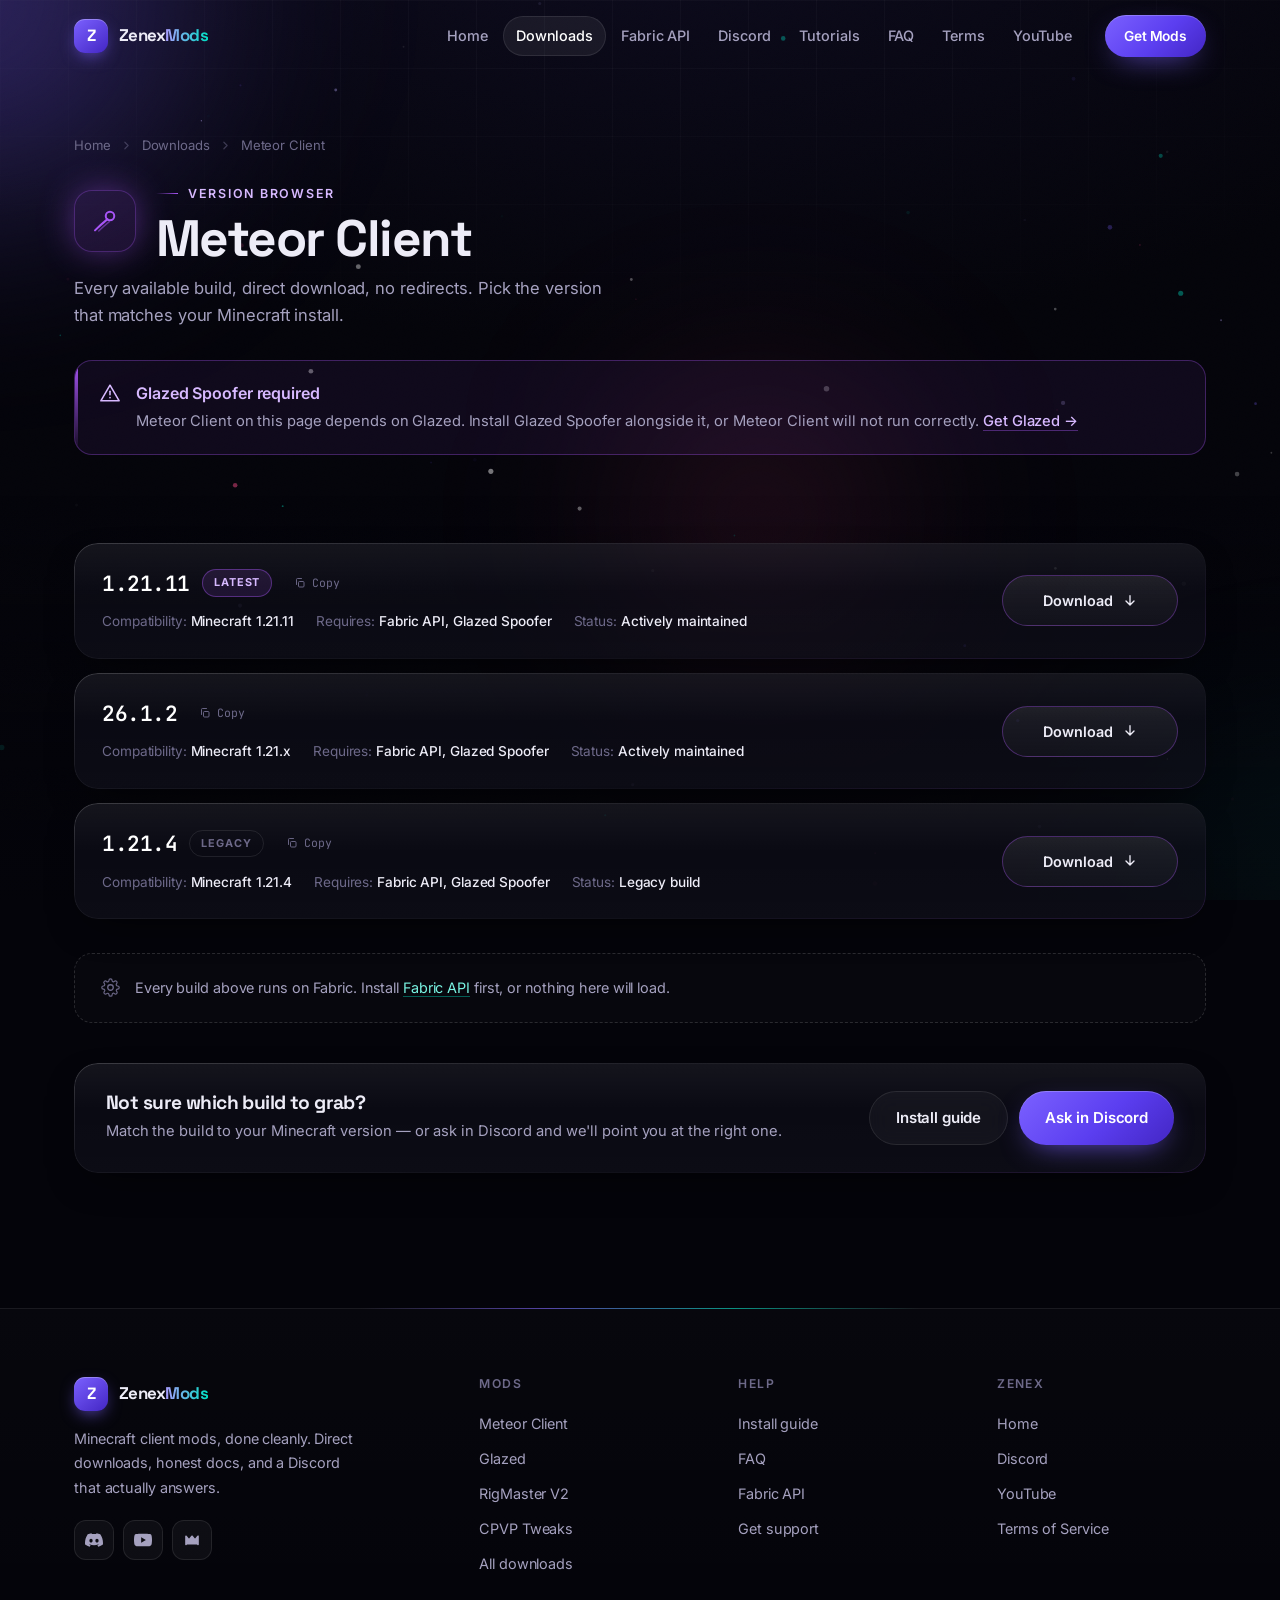
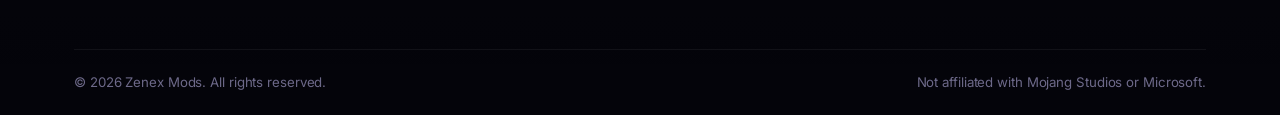
<file: meteorclient.html>
<!DOCTYPE html>
<html lang="en">
<head>
<meta charset="UTF-8">
<!-- Compatibility stub: the real page is meteor-client.html (which is what every
     link on the site points to). This file exists so any old bookmark or link
     using the un-hyphenated name still lands in the right place. -->
<meta http-equiv="refresh" content="0; url=meteor-client.html">
<link rel="canonical" href="meteor-client.html">
<meta name="robots" content="noindex">
<title>Redirecting — Meteor Client — Zenex Mods</title>
<script>location.replace('meteor-client.html');</script>
</head>
<body style="background:#04040a;color:#a5a1bf;font-family:system-ui,sans-serif;display:grid;place-items:center;height:100vh;margin:0">
  <p>Redirecting to <a href="meteor-client.html" style="color:#ab9bff">Meteor Client</a>…</p>
</body>
</html>
</file>
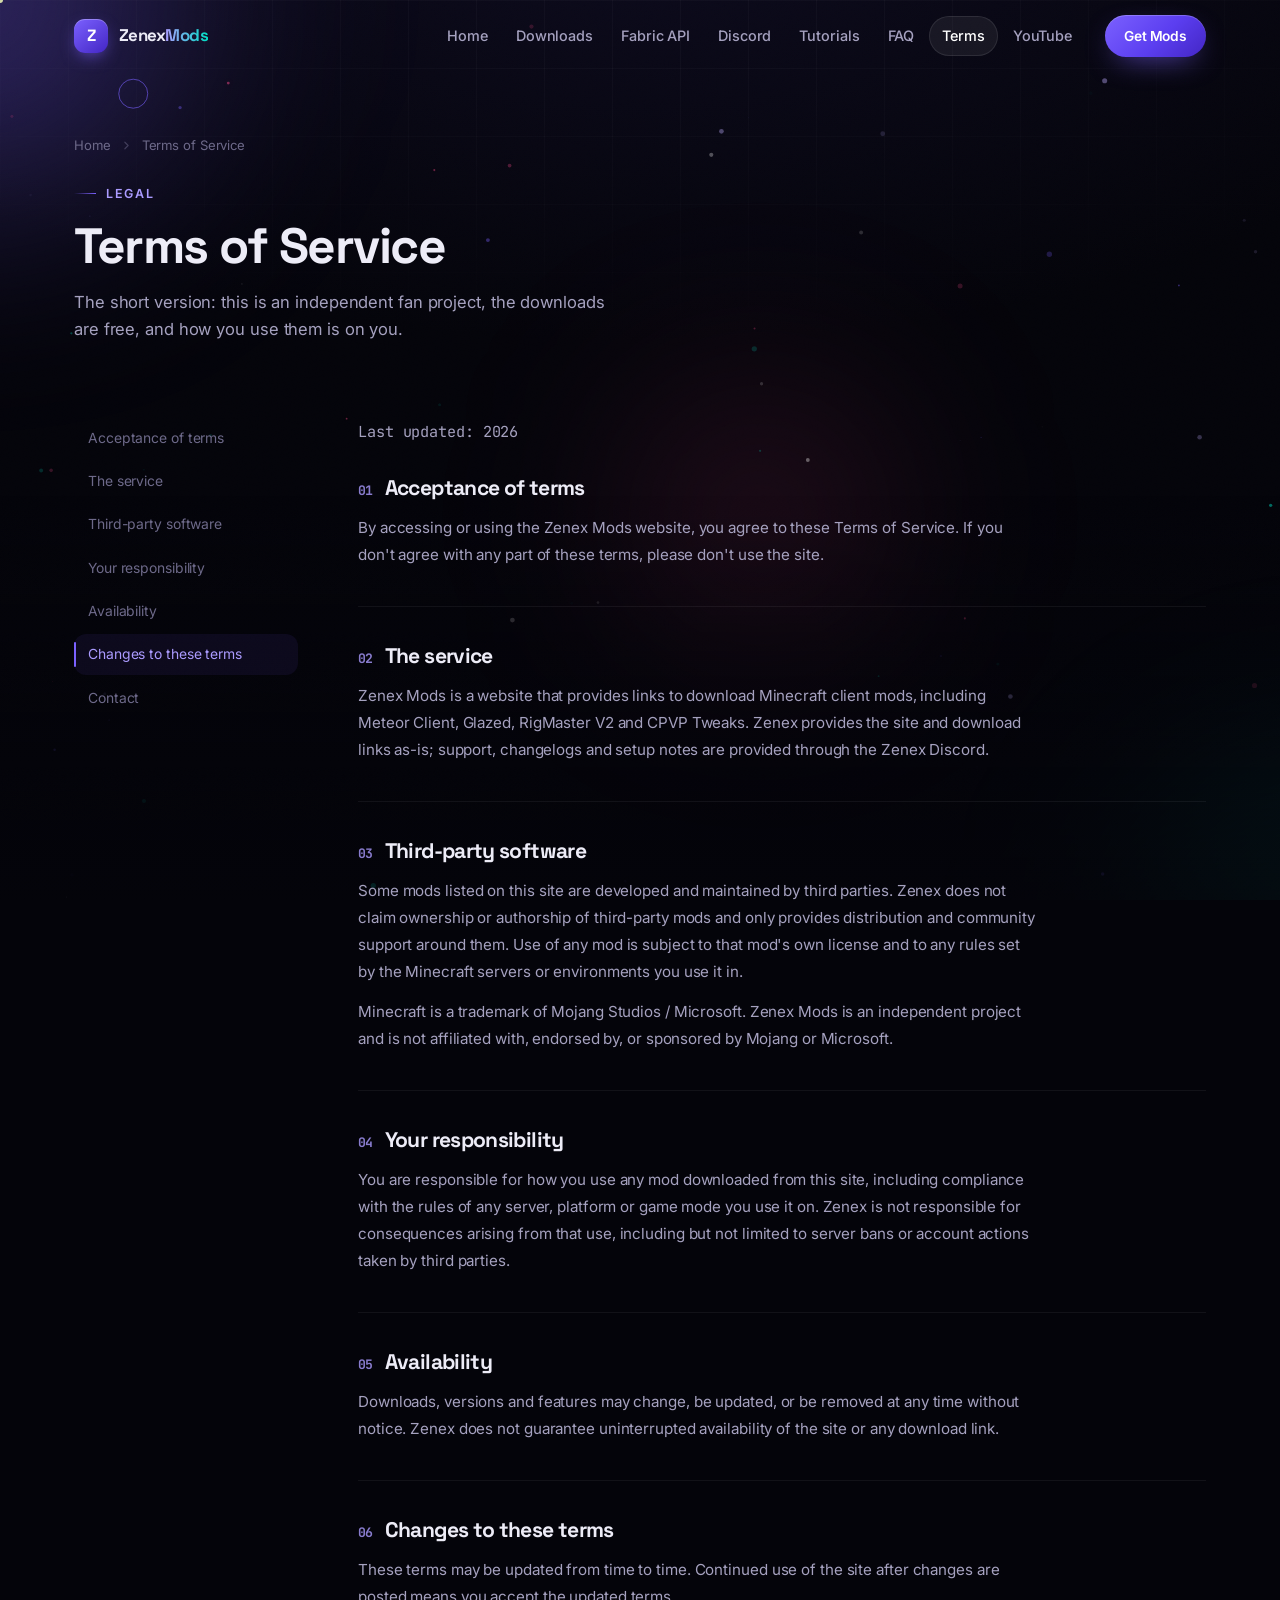
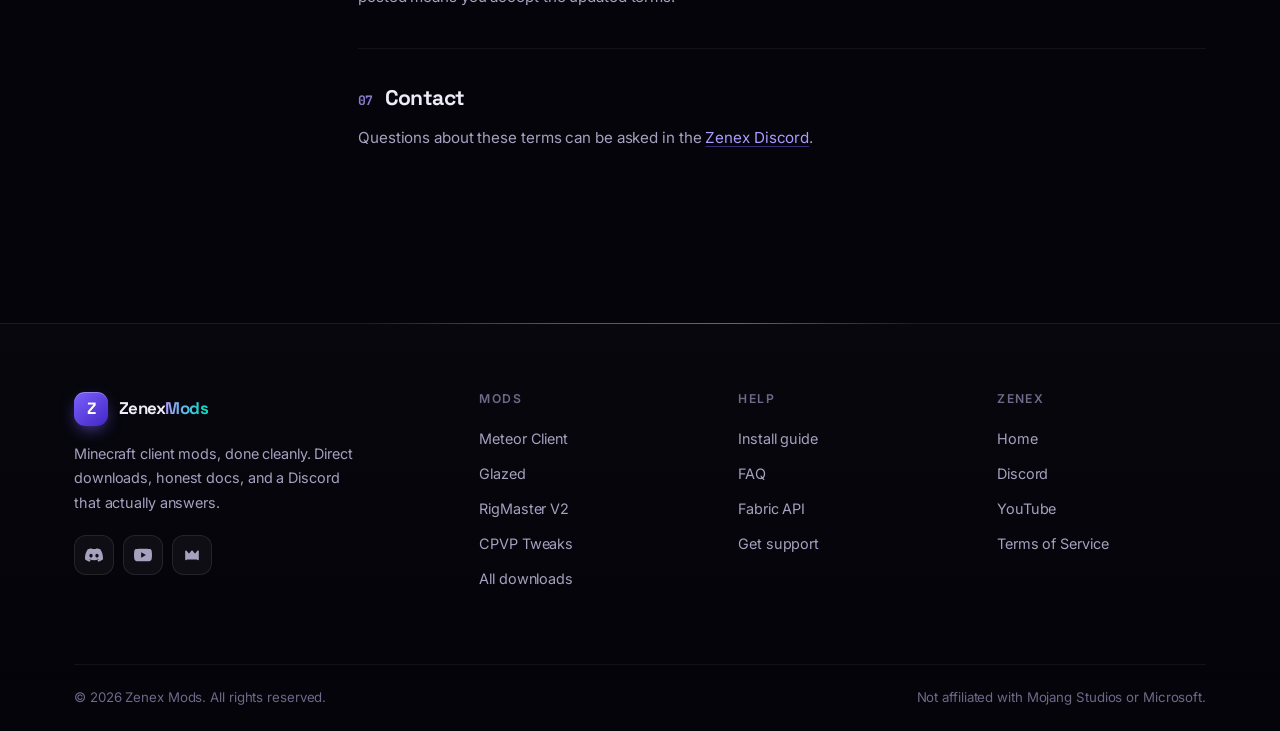
<file: terms.html>
<!DOCTYPE html>
<html lang="en">
<head>
<meta charset="UTF-8">
<meta name="viewport" content="width=device-width, initial-scale=1.0">
<title>Terms of Service — Zenex Mods</title>
<meta name="description" content="Terms of Service for Zenex Mods.">
<meta name="theme-color" content="#7b61ff">
<link rel="icon" type="image/png" href="favicon.png">
<link rel="apple-touch-icon" href="apple-touch-icon.png">
<link rel="preconnect" href="https://fonts.googleapis.com">
<link rel="preconnect" href="https://fonts.gstatic.com" crossorigin>
<link href="https://fonts.googleapis.com/css2?family=Space+Grotesk:wght@500;600;700&family=Inter:wght@400;500;600;700&family=JetBrains+Mono:wght@400;500;600&display=swap" rel="stylesheet">
<link rel="stylesheet" href="style.css">
<noscript>
  <!-- Without JS the reveal animations never fire, so make everything visible. -->
  <style>
    .reveal { opacity: 1 !important; transform: none !important; filter: none !important; }
    .word { opacity: 1 !important; transform: none !important; }
    .loader { display: none !important; }
    .faq-a { grid-template-rows: 1fr !important; }
  </style>
</noscript>
</head>
<body>

<div class="loader" id="loader" aria-hidden="true">
  <div class="loader-inner">
    <div class="loader-mark">Z</div>
    <div class="loader-word">ZENEX<span>MODS</span></div>
    <div class="loader-bar"><span id="loader-fill"></span></div>
  </div>
</div>

<a class="skip-link" href="#main">Skip to content</a>
<div class="scroll-progress" aria-hidden="true"><span id="scroll-progress-fill"></span></div>
<div class="cursor-dot" id="cursor-dot" aria-hidden="true"></div>
<div class="cursor-ring" id="cursor-ring" aria-hidden="true"></div>

<div class="backdrop" aria-hidden="true">
  <div class="aurora"><i class="a1"></i><i class="a2"></i><i class="a3"></i></div>
  <canvas id="spark-canvas"></canvas>
  <div class="bg-grid"></div>
  <div class="bg-grain"></div>
  <div class="bg-vignette"></div>
</div>

<header class="navbar" id="navbar">
  <div class="nav-inner">
    <a href="index.html#home" class="brand">
      <span class="brand-mark">Z</span>
      <span class="brand-name">Zenex<span class="accent">Mods</span></span>
    </a>
    <nav class="nav-links" id="nav-links" aria-label="Primary">
      <a href="index.html#home">Home</a>
      <a href="downloads.html">Downloads</a>
      <a href="index.html#fabric">Fabric API</a>
      <a href="index.html#discord">Discord</a>
      <a href="tutorials.html">Tutorials</a>
      <a href="faq.html">FAQ</a>
      <a href="terms.html" class="active">Terms</a>
      <a href="https://www.youtube.com/@ZenexDev" target="_blank" rel="noopener">YouTube</a>
    </nav>
    <a href="downloads.html" class="nav-cta btn btn-primary btn-sm">Get Mods</a>
    <button class="nav-toggle" id="nav-toggle" aria-label="Toggle navigation menu" aria-expanded="false" aria-controls="nav-links">
      <span></span><span></span><span></span>
    </button>
  </div>
</header>

<main id="main">

  <section class="page-head shell">
    <nav class="crumbs reveal" aria-label="Breadcrumb">
      <a href="index.html#home">Home</a>
      <svg viewBox="0 0 24 24" fill="none" aria-hidden="true"><path d="M9 6l6 6-6 6" stroke="currentColor" stroke-width="2.2" stroke-linecap="round" stroke-linejoin="round"/></svg>
      <span>Terms of Service</span>
    </nav>

    <span class="kicker reveal">Legal</span>
    <h1 class="h-display reveal" style="--d:1">Terms of Service</h1>
    <p class="lead reveal" style="--d:2">The short version: this is an independent fan project, the downloads are free, and how you use them is on you.</p>
  </section>

  <section class="section shell" style="padding-top:clamp(18px,3vw,30px)">
    <div class="terms-layout">

      <nav class="terms-nav reveal" aria-label="Terms sections">
        <a href="#acceptance">Acceptance of terms</a>
        <a href="#service">The service</a>
        <a href="#third-party">Third-party software</a>
        <a href="#responsibility">Your responsibility</a>
        <a href="#availability">Availability</a>
        <a href="#changes">Changes to these terms</a>
        <a href="#contact">Contact</a>
      </nav>

      <div class="terms-body">
        <p class="terms-updated">Last updated: <span id="year-inline"></span></p>

        <section id="acceptance" class="reveal">
          <h2><span>01</span> Acceptance of terms</h2>
          <p>By accessing or using the Zenex Mods website, you agree to these Terms of Service. If you don't agree with any part of these terms, please don't use the site.</p>
        </section>

        <section id="service" class="reveal">
          <h2><span>02</span> The service</h2>
          <p>Zenex Mods is a website that provides links to download Minecraft client mods, including Meteor Client, Glazed, RigMaster V2 and CPVP Tweaks. Zenex provides the site and download links as-is; support, changelogs and setup notes are provided through the Zenex Discord.</p>
        </section>

        <section id="third-party" class="reveal">
          <h2><span>03</span> Third-party software</h2>
          <p>Some mods listed on this site are developed and maintained by third parties. Zenex does not claim ownership or authorship of third-party mods and only provides distribution and community support around them. Use of any mod is subject to that mod's own license and to any rules set by the Minecraft servers or environments you use it in.</p>
          <p>Minecraft is a trademark of Mojang Studios / Microsoft. Zenex Mods is an independent project and is not affiliated with, endorsed by, or sponsored by Mojang or Microsoft.</p>
        </section>

        <section id="responsibility" class="reveal">
          <h2><span>04</span> Your responsibility</h2>
          <p>You are responsible for how you use any mod downloaded from this site, including compliance with the rules of any server, platform or game mode you use it on. Zenex is not responsible for consequences arising from that use, including but not limited to server bans or account actions taken by third parties.</p>
        </section>

        <section id="availability" class="reveal">
          <h2><span>05</span> Availability</h2>
          <p>Downloads, versions and features may change, be updated, or be removed at any time without notice. Zenex does not guarantee uninterrupted availability of the site or any download link.</p>
        </section>

        <section id="changes" class="reveal">
          <h2><span>06</span> Changes to these terms</h2>
          <p>These terms may be updated from time to time. Continued use of the site after changes are posted means you accept the updated terms.</p>
        </section>

        <section id="contact" class="reveal">
          <h2><span>07</span> Contact</h2>
          <p>Questions about these terms can be asked in the <a href="https://discord.gg/XZ8gc8nBsU" target="_blank" rel="noopener">Zenex Discord</a>.</p>
        </section>
      </div>

    </div>
  </section>

</main>

<footer class="site-footer">
  <div class="shell">
    <div class="footer-top">
      <div class="footer-brand">
        <a href="index.html#home" class="brand">
          <span class="brand-mark">Z</span>
          <span class="brand-name">Zenex<span class="accent">Mods</span></span>
        </a>
        <p>Minecraft client mods, done cleanly. Direct downloads, honest docs, and a Discord that actually answers.</p>
        <div class="footer-socials">
          <a class="social-btn" href="https://discord.gg/XZ8gc8nBsU" target="_blank" rel="noopener" aria-label="Discord">
            <svg viewBox="0 0 24 24"><path d="M20.317 4.369a19.79 19.79 0 0 0-4.885-1.515.074.074 0 0 0-.079.037c-.21.375-.444.864-.608 1.25a18.27 18.27 0 0 0-5.487 0 12.64 12.64 0 0 0-.617-1.25.077.077 0 0 0-.079-.037A19.736 19.736 0 0 0 3.677 4.37a.07.07 0 0 0-.032.027C.533 9.045-.32 13.579.099 18.057a.082.082 0 0 0 .031.056 19.9 19.9 0 0 0 5.993 3.03.078.078 0 0 0 .084-.028c.462-.63.874-1.295 1.226-1.994a.076.076 0 0 0-.041-.106 13.1 13.1 0 0 1-1.872-.892.077.077 0 0 1-.008-.128c.126-.094.252-.192.372-.291a.074.074 0 0 1 .077-.01c3.928 1.793 8.18 1.793 12.061 0a.074.074 0 0 1 .078.009c.12.099.246.198.373.292a.077.077 0 0 1-.006.128 12.3 12.3 0 0 1-1.873.891.076.076 0 0 0-.04.107c.36.698.772 1.362 1.225 1.993a.076.076 0 0 0 .084.028 19.84 19.84 0 0 0 6.002-3.03.077.077 0 0 0 .032-.055c.5-5.177-.838-9.674-3.549-13.66a.06.06 0 0 0-.031-.028ZM8.02 15.331c-1.183 0-2.157-1.085-2.157-2.419 0-1.333.955-2.419 2.157-2.419 1.211 0 2.176 1.096 2.157 2.42 0 1.333-.956 2.418-2.157 2.418Zm7.975 0c-1.183 0-2.157-1.085-2.157-2.419 0-1.333.955-2.419 2.157-2.419 1.211 0 2.176 1.096 2.157 2.42 0 1.333-.946 2.418-2.157 2.418Z"/></svg>
          </a>
          <a class="social-btn" href="https://www.youtube.com/@ZenexDev" target="_blank" rel="noopener" aria-label="YouTube">
            <svg viewBox="0 0 24 24"><path d="M23.5 6.2a3 3 0 0 0-2.12-2.13C19.5 3.55 12 3.55 12 3.55s-7.5 0-9.38.52A3 3 0 0 0 .5 6.2 31.3 31.3 0 0 0 0 12a31.3 31.3 0 0 0 .5 5.8 3 3 0 0 0 2.12 2.13c1.88.52 9.38.52 9.38.52s7.5 0 9.38-.52a3 3 0 0 0 2.12-2.13A31.3 31.3 0 0 0 24 12a31.3 31.3 0 0 0-.5-5.8ZM9.55 15.57V8.43L15.82 12Z"/></svg>
          </a>
          <a class="social-btn" href="https://modrinth.com/mod/fabric-api" target="_blank" rel="noopener" aria-label="Fabric API on Modrinth">
            <svg viewBox="0 0 24 24" fill="none"><path d="M4 18V7l4 5 4-5 4 5 4-5v11" stroke="currentColor" stroke-width="2.2" stroke-linecap="round" stroke-linejoin="round"/></svg>
          </a>
        </div>
      </div>

      <div class="footer-col">
        <h4>Mods</h4>
        <a href="meteor-client.html">Meteor Client</a>
        <a href="glazed.html">Glazed</a>
        <a href="downloads.html">RigMaster V2</a>
        <a href="downloads.html">CPVP Tweaks</a>
        <a href="downloads.html">All downloads</a>
      </div>

      <div class="footer-col">
        <h4>Help</h4>
        <a href="tutorials.html">Install guide</a>
        <a href="faq.html">FAQ</a>
        <a href="index.html#fabric">Fabric API</a>
        <a href="https://discord.gg/XZ8gc8nBsU" target="_blank" rel="noopener">Get support</a>
      </div>

      <div class="footer-col">
        <h4>Zenex</h4>
        <a href="index.html#home">Home</a>
        <a href="https://discord.gg/XZ8gc8nBsU" target="_blank" rel="noopener">Discord</a>
        <a href="https://www.youtube.com/@ZenexDev" target="_blank" rel="noopener">YouTube</a>
        <a href="terms.html">Terms of Service</a>
      </div>
    </div>

    <div class="footer-bottom">
      <p>&copy; <span id="year"></span> Zenex Mods. All rights reserved.</p>
      <p>Not affiliated with Mojang Studios or Microsoft.</p>
    </div>
  </div>
</footer>

<button class="to-top" id="to-top" aria-label="Back to top">
  <svg viewBox="0 0 24 24" fill="none"><path d="M12 20V7M6 12l6-6 6 6" stroke="currentColor" stroke-width="2" stroke-linecap="round" stroke-linejoin="round"/></svg>
</button>

<script src="script.js"></script>
<script>
  // Keep the "last updated" year in sync with the footer year.
  document.addEventListener('DOMContentLoaded', () => {
    const el = document.getElementById('year-inline');
    if (el) el.textContent = new Date().getFullYear();
  });
</script>
</body>
</html>
</file>
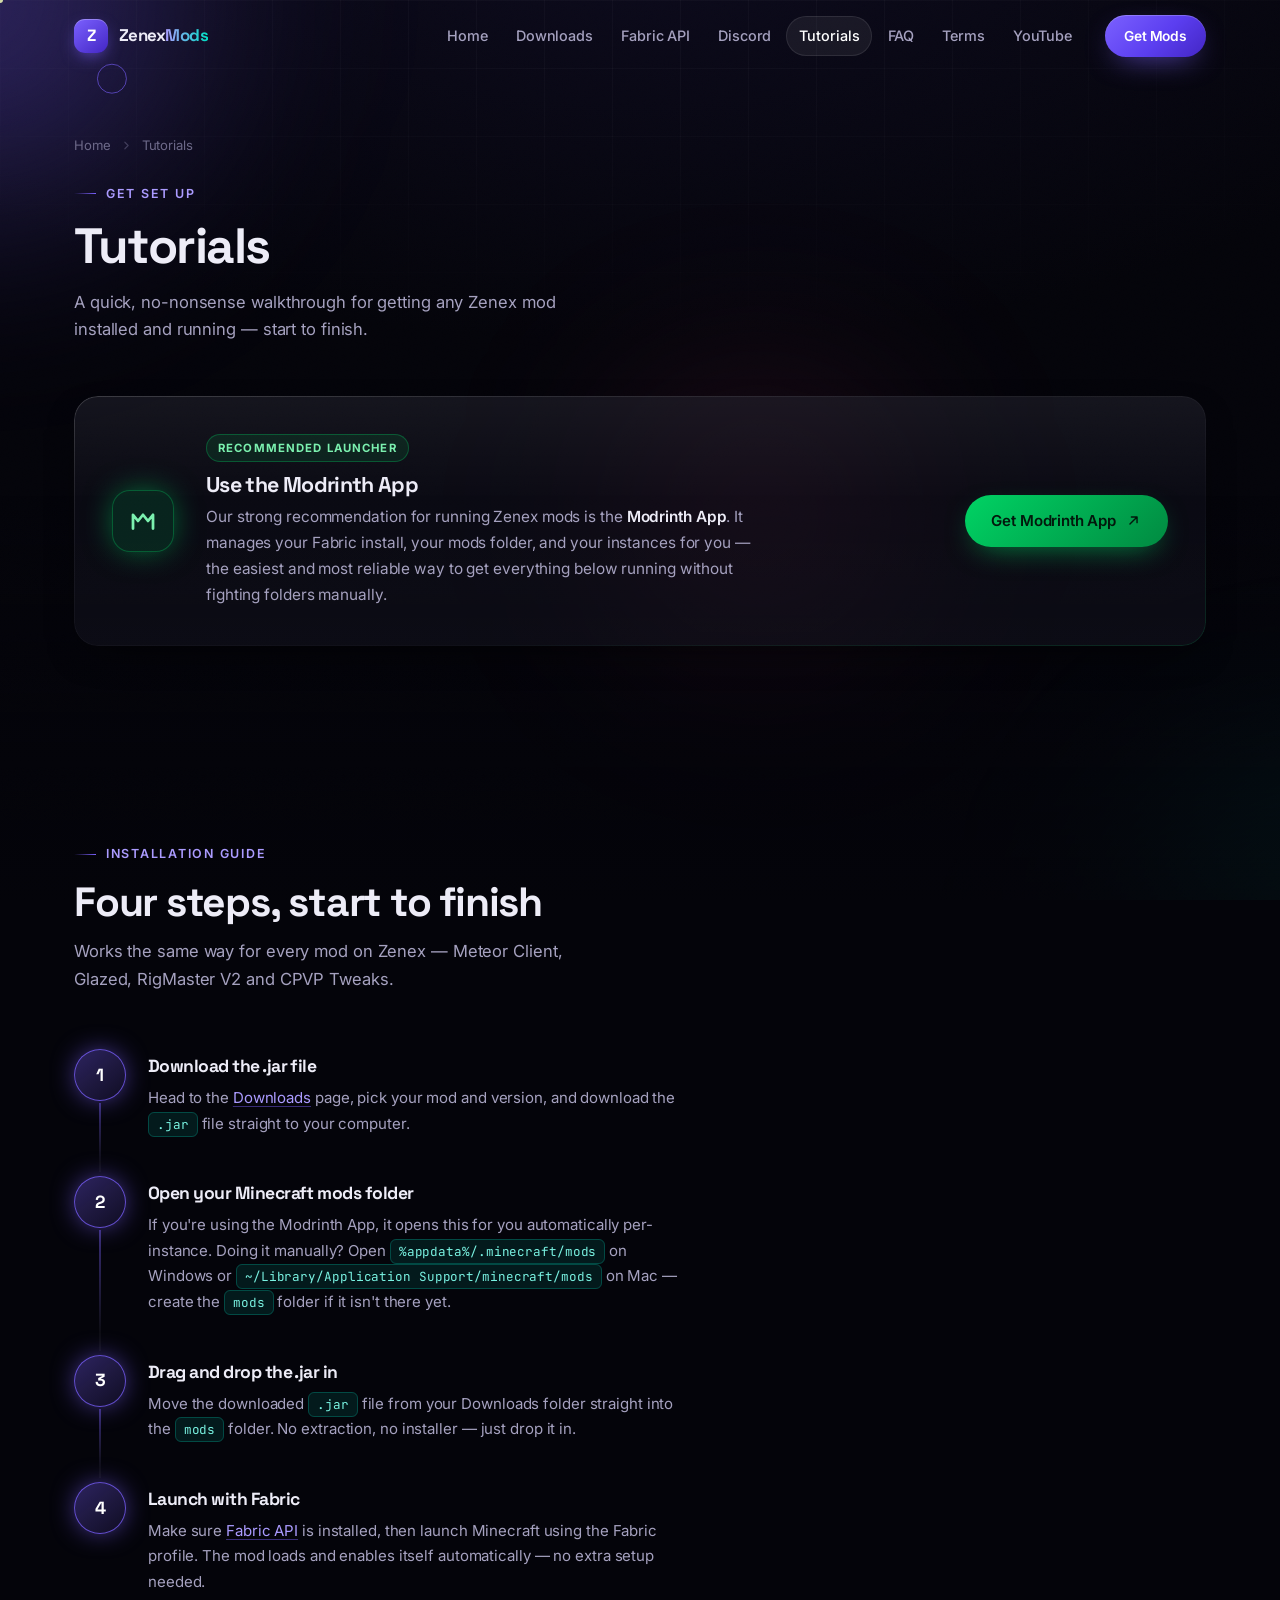
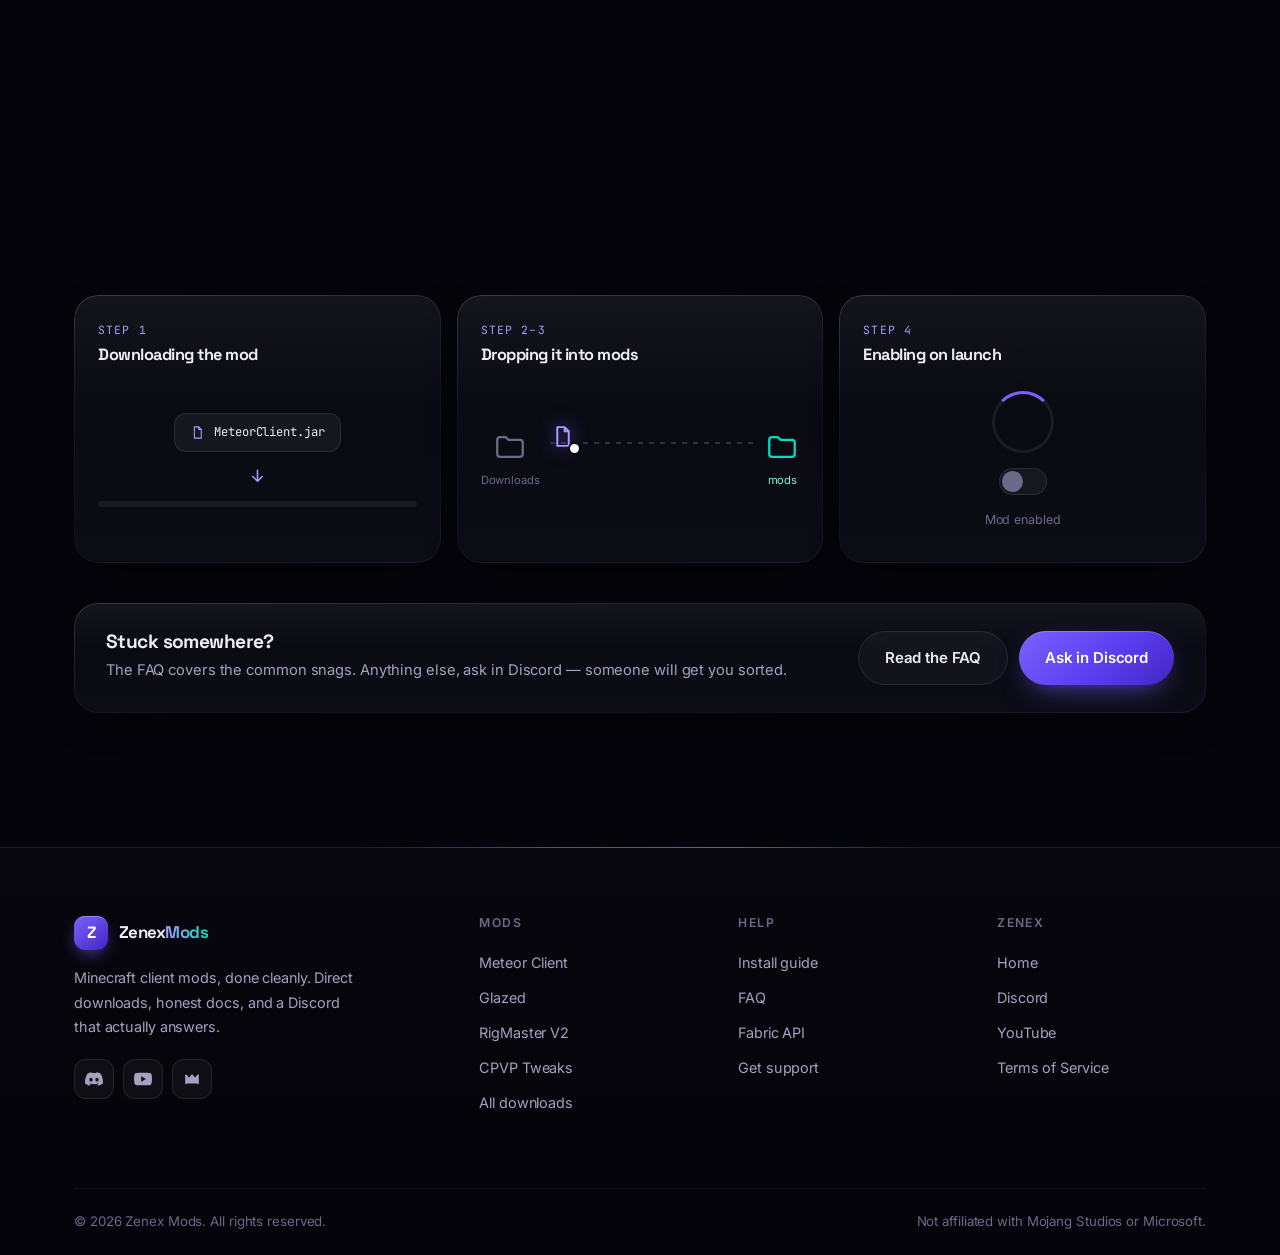
<file: tutorials.html>
<!DOCTYPE html>
<html lang="en">
<head>
<meta charset="UTF-8">
<meta name="viewport" content="width=device-width, initial-scale=1.0">
<title>Tutorials — Zenex Mods</title>
<meta name="description" content="How to install Zenex Mods: download the .jar, drop it into your mods folder, and launch with Fabric. Recommended launcher: the Modrinth App.">
<meta name="theme-color" content="#7b61ff">
<link rel="icon" type="image/png" href="favicon.png">
<link rel="apple-touch-icon" href="apple-touch-icon.png">
<link rel="preconnect" href="https://fonts.googleapis.com">
<link rel="preconnect" href="https://fonts.gstatic.com" crossorigin>
<link href="https://fonts.googleapis.com/css2?family=Space+Grotesk:wght@500;600;700&family=Inter:wght@400;500;600;700&family=JetBrains+Mono:wght@400;500;600&display=swap" rel="stylesheet">
<link rel="stylesheet" href="style.css">
<noscript>
  <!-- Without JS the reveal animations never fire, so make everything visible. -->
  <style>
    .reveal { opacity: 1 !important; transform: none !important; filter: none !important; }
    .word { opacity: 1 !important; transform: none !important; }
    .loader { display: none !important; }
    .faq-a { grid-template-rows: 1fr !important; }
  </style>
</noscript>
</head>
<body>

<div class="loader" id="loader" aria-hidden="true">
  <div class="loader-inner">
    <div class="loader-mark">Z</div>
    <div class="loader-word">ZENEX<span>MODS</span></div>
    <div class="loader-bar"><span id="loader-fill"></span></div>
  </div>
</div>

<a class="skip-link" href="#main">Skip to content</a>
<div class="scroll-progress" aria-hidden="true"><span id="scroll-progress-fill"></span></div>
<div class="cursor-dot" id="cursor-dot" aria-hidden="true"></div>
<div class="cursor-ring" id="cursor-ring" aria-hidden="true"></div>

<div class="backdrop" aria-hidden="true">
  <div class="aurora"><i class="a1"></i><i class="a2"></i><i class="a3"></i></div>
  <canvas id="spark-canvas"></canvas>
  <div class="bg-grid"></div>
  <div class="bg-grain"></div>
  <div class="bg-vignette"></div>
</div>

<header class="navbar" id="navbar">
  <div class="nav-inner">
    <a href="index.html#home" class="brand">
      <span class="brand-mark">Z</span>
      <span class="brand-name">Zenex<span class="accent">Mods</span></span>
    </a>
    <nav class="nav-links" id="nav-links" aria-label="Primary">
      <a href="index.html#home">Home</a>
      <a href="downloads.html">Downloads</a>
      <a href="index.html#fabric">Fabric API</a>
      <a href="index.html#discord">Discord</a>
      <a href="tutorials.html" class="active">Tutorials</a>
      <a href="faq.html">FAQ</a>
      <a href="terms.html">Terms</a>
      <a href="https://www.youtube.com/@ZenexDev" target="_blank" rel="noopener">YouTube</a>
    </nav>
    <a href="downloads.html" class="nav-cta btn btn-primary btn-sm">Get Mods</a>
    <button class="nav-toggle" id="nav-toggle" aria-label="Toggle navigation menu" aria-expanded="false" aria-controls="nav-links">
      <span></span><span></span><span></span>
    </button>
  </div>
</header>

<main id="main">

  <section class="page-head shell">
    <nav class="crumbs reveal" aria-label="Breadcrumb">
      <a href="index.html#home">Home</a>
      <svg viewBox="0 0 24 24" fill="none" aria-hidden="true"><path d="M9 6l6 6-6 6" stroke="currentColor" stroke-width="2.2" stroke-linecap="round" stroke-linejoin="round"/></svg>
      <span>Tutorials</span>
    </nav>

    <span class="kicker reveal">Get set up</span>
    <h1 class="h-display reveal" style="--d:1">Tutorials</h1>
    <p class="lead reveal" style="--d:2">A quick, no-nonsense walkthrough for getting any Zenex mod installed and running — start to finish.</p>
  </section>

  <!-- ══ Modrinth App recommendation ══ -->
  <section class="section-tight shell" style="padding-top:8px">
    <div class="modrinth-card surface tilt reveal">
      <div class="spotlight" aria-hidden="true"></div>

      <a class="modrinth-icon" href="https://modrinth.com/app" target="_blank" rel="noopener" aria-label="Modrinth App">
        <svg viewBox="0 0 24 24" fill="none" aria-hidden="true">
          <path d="M4 18V7l4 5 4-5 4 5 4-5v11" stroke="currentColor" stroke-width="2.2" stroke-linecap="round" stroke-linejoin="round"/>
        </svg>
      </a>

      <div>
        <span class="fabric-tag" style="color:var(--modrinth-soft);background:rgba(var(--modrinth-rgb),.1);border-color:rgba(var(--modrinth-rgb),.3)">Recommended launcher</span>
        <h2 class="modrinth-title">Use the Modrinth App</h2>
        <p class="modrinth-desc">
          Our strong recommendation for running Zenex mods is the <strong>Modrinth App</strong>. It manages your Fabric
          install, your mods folder, and your instances for you — the easiest and most reliable way to get everything
          below running without fighting folders manually.
        </p>
      </div>

      <a class="btn btn-modrinth" href="https://modrinth.com/app" target="_blank" rel="noopener">
        Get Modrinth App
        <svg viewBox="0 0 24 24" fill="none" aria-hidden="true"><path d="M7 17 17 7M9 7h8v8" stroke="currentColor" stroke-width="2" stroke-linecap="round" stroke-linejoin="round"/></svg>
      </a>
    </div>
  </section>

  <!-- ══ Step-by-step guide ══ -->
  <section class="section shell">
    <div class="section-head reveal">
      <span class="kicker">Installation guide</span>
      <h2 class="h-section">Four steps, start to finish</h2>
      <p class="lead">Works the same way for every mod on Zenex — Meteor Client, Glazed, RigMaster V2 and CPVP Tweaks.</p>
    </div>

    <div class="steps-rail">

      <div class="step-item reveal">
        <div class="step-num">1</div>
        <div class="step-body">
          <h3>Download the .jar file</h3>
          <p>Head to the <a href="downloads.html">Downloads</a> page, pick your mod and version, and download the <code>.jar</code> file straight to your computer.</p>
        </div>
      </div>

      <div class="step-item reveal">
        <div class="step-num">2</div>
        <div class="step-body">
          <h3>Open your Minecraft mods folder</h3>
          <p>If you're using the Modrinth App, it opens this for you automatically per-instance. Doing it manually? Open <code>%appdata%/.minecraft/mods</code> on Windows or <code>~/Library/Application Support/minecraft/mods</code> on Mac — create the <code>mods</code> folder if it isn't there yet.</p>
        </div>
      </div>

      <div class="step-item reveal">
        <div class="step-num">3</div>
        <div class="step-body">
          <h3>Drag and drop the .jar in</h3>
          <p>Move the downloaded <code>.jar</code> file from your Downloads folder straight into the <code>mods</code> folder. No extraction, no installer — just drop it in.</p>
        </div>
      </div>

      <div class="step-item reveal">
        <div class="step-num">4</div>
        <div class="step-body">
          <h3>Launch with Fabric</h3>
          <p>Make sure <a href="index.html#fabric">Fabric API</a> is installed, then launch Minecraft using the Fabric profile. The mod loads and enables itself automatically — no extra setup needed.</p>
        </div>
      </div>

    </div>
  </section>

  <!-- ══ Animated visual walkthrough ══ -->
  <section class="section shell" style="padding-top:0">
    <div class="section-head reveal">
      <span class="kicker">See it in action</span>
      <h2 class="h-section">What each step looks like</h2>
      <p class="lead">A quick visual preview of the download, drop, and install flow.</p>
    </div>

    <div class="demo-grid" data-stagger>

      <div class="demo-panel surface reveal">
        <div class="spotlight" aria-hidden="true"></div>
        <p class="demo-step">Step 1</p>
        <h3>Downloading the mod</h3>
        <div class="demo-stage" aria-hidden="true">
          <div class="demo-file">
            <svg viewBox="0 0 24 24" fill="none"><path d="M7 3h7l4 4v14H7Z" stroke="currentColor" stroke-width="1.7" stroke-linejoin="round"/><path d="M14 3v4h4" stroke="currentColor" stroke-width="1.7" stroke-linejoin="round"/></svg>
            <span>MeteorClient.jar</span>
          </div>
          <svg class="demo-arrow" viewBox="0 0 24 24" fill="none"><path d="M12 4v13M6 12l6 6 6-6" stroke="currentColor" stroke-width="2" stroke-linecap="round" stroke-linejoin="round"/></svg>
          <div class="demo-track"><span class="demo-fill"></span></div>
        </div>
      </div>

      <div class="demo-panel surface reveal">
        <div class="spotlight" aria-hidden="true"></div>
        <p class="demo-step">Step 2–3</p>
        <h3>Dropping it into mods</h3>
        <div class="demo-stage" aria-hidden="true">
          <div class="demo-dnd">
            <div class="demo-folder">
              <svg viewBox="0 0 24 24" fill="none"><path d="M3 7a2 2 0 0 1 2-2h4l2 2h8a2 2 0 0 1 2 2v8a2 2 0 0 1-2 2H5a2 2 0 0 1-2-2Z" stroke="currentColor" stroke-width="1.6" stroke-linejoin="round"/></svg>
              <span>Downloads</span>
            </div>
            <div class="demo-path">
              <div class="demo-drag">
                <svg viewBox="0 0 24 24" fill="none"><path d="M7 3h7l4 4v14H7Z" stroke="currentColor" stroke-width="1.9" stroke-linejoin="round"/><path d="M14 3v4h4" stroke="currentColor" stroke-width="1.9" stroke-linejoin="round"/></svg>
                <span class="demo-cursor"></span>
              </div>
            </div>
            <div class="demo-folder demo-folder-to">
              <svg viewBox="0 0 24 24" fill="none"><path d="M3 7a2 2 0 0 1 2-2h4l2 2h8a2 2 0 0 1 2 2v8a2 2 0 0 1-2 2H5a2 2 0 0 1-2-2Z" stroke="currentColor" stroke-width="1.6" stroke-linejoin="round"/></svg>
              <span>mods</span>
            </div>
          </div>
        </div>
      </div>

      <div class="demo-panel surface reveal">
        <div class="spotlight" aria-hidden="true"></div>
        <p class="demo-step">Step 4</p>
        <h3>Enabling on launch</h3>
        <div class="demo-stage" aria-hidden="true">
          <div class="demo-check-wrap">
            <div class="demo-spinner"></div>
            <svg class="demo-check" viewBox="0 0 24 24" fill="none">
              <path d="M5 13l4 4L19 7" stroke="currentColor" stroke-width="2.5" stroke-linecap="round" stroke-linejoin="round"/>
            </svg>
          </div>
          <div class="demo-toggle"><span class="demo-knob"></span></div>
          <span class="demo-label">Mod enabled</span>
        </div>
      </div>

    </div>

    <div class="mini-cta surface reveal">
      <div class="spotlight" aria-hidden="true"></div>
      <div>
        <h3>Stuck somewhere?</h3>
        <p>The FAQ covers the common snags. Anything else, ask in Discord — someone will get you sorted.</p>
      </div>
      <div style="display:flex;gap:11px;flex-wrap:wrap">
        <a href="faq.html" class="btn btn-ghost">Read the FAQ</a>
        <a href="https://discord.gg/XZ8gc8nBsU" target="_blank" rel="noopener" class="btn btn-primary">Ask in Discord</a>
      </div>
    </div>
  </section>

</main>

<footer class="site-footer">
  <div class="shell">
    <div class="footer-top">
      <div class="footer-brand">
        <a href="index.html#home" class="brand">
          <span class="brand-mark">Z</span>
          <span class="brand-name">Zenex<span class="accent">Mods</span></span>
        </a>
        <p>Minecraft client mods, done cleanly. Direct downloads, honest docs, and a Discord that actually answers.</p>
        <div class="footer-socials">
          <a class="social-btn" href="https://discord.gg/XZ8gc8nBsU" target="_blank" rel="noopener" aria-label="Discord">
            <svg viewBox="0 0 24 24"><path d="M20.317 4.369a19.79 19.79 0 0 0-4.885-1.515.074.074 0 0 0-.079.037c-.21.375-.444.864-.608 1.25a18.27 18.27 0 0 0-5.487 0 12.64 12.64 0 0 0-.617-1.25.077.077 0 0 0-.079-.037A19.736 19.736 0 0 0 3.677 4.37a.07.07 0 0 0-.032.027C.533 9.045-.32 13.579.099 18.057a.082.082 0 0 0 .031.056 19.9 19.9 0 0 0 5.993 3.03.078.078 0 0 0 .084-.028c.462-.63.874-1.295 1.226-1.994a.076.076 0 0 0-.041-.106 13.1 13.1 0 0 1-1.872-.892.077.077 0 0 1-.008-.128c.126-.094.252-.192.372-.291a.074.074 0 0 1 .077-.01c3.928 1.793 8.18 1.793 12.061 0a.074.074 0 0 1 .078.009c.12.099.246.198.373.292a.077.077 0 0 1-.006.128 12.3 12.3 0 0 1-1.873.891.076.076 0 0 0-.04.107c.36.698.772 1.362 1.225 1.993a.076.076 0 0 0 .084.028 19.84 19.84 0 0 0 6.002-3.03.077.077 0 0 0 .032-.055c.5-5.177-.838-9.674-3.549-13.66a.06.06 0 0 0-.031-.028ZM8.02 15.331c-1.183 0-2.157-1.085-2.157-2.419 0-1.333.955-2.419 2.157-2.419 1.211 0 2.176 1.096 2.157 2.42 0 1.333-.956 2.418-2.157 2.418Zm7.975 0c-1.183 0-2.157-1.085-2.157-2.419 0-1.333.955-2.419 2.157-2.419 1.211 0 2.176 1.096 2.157 2.42 0 1.333-.946 2.418-2.157 2.418Z"/></svg>
          </a>
          <a class="social-btn" href="https://www.youtube.com/@ZenexDev" target="_blank" rel="noopener" aria-label="YouTube">
            <svg viewBox="0 0 24 24"><path d="M23.5 6.2a3 3 0 0 0-2.12-2.13C19.5 3.55 12 3.55 12 3.55s-7.5 0-9.38.52A3 3 0 0 0 .5 6.2 31.3 31.3 0 0 0 0 12a31.3 31.3 0 0 0 .5 5.8 3 3 0 0 0 2.12 2.13c1.88.52 9.38.52 9.38.52s7.5 0 9.38-.52a3 3 0 0 0 2.12-2.13A31.3 31.3 0 0 0 24 12a31.3 31.3 0 0 0-.5-5.8ZM9.55 15.57V8.43L15.82 12Z"/></svg>
          </a>
          <a class="social-btn" href="https://modrinth.com/mod/fabric-api" target="_blank" rel="noopener" aria-label="Fabric API on Modrinth">
            <svg viewBox="0 0 24 24" fill="none"><path d="M4 18V7l4 5 4-5 4 5 4-5v11" stroke="currentColor" stroke-width="2.2" stroke-linecap="round" stroke-linejoin="round"/></svg>
          </a>
        </div>
      </div>

      <div class="footer-col">
        <h4>Mods</h4>
        <a href="meteor-client.html">Meteor Client</a>
        <a href="glazed.html">Glazed</a>
        <a href="downloads.html">RigMaster V2</a>
        <a href="downloads.html">CPVP Tweaks</a>
        <a href="downloads.html">All downloads</a>
      </div>

      <div class="footer-col">
        <h4>Help</h4>
        <a href="tutorials.html">Install guide</a>
        <a href="faq.html">FAQ</a>
        <a href="index.html#fabric">Fabric API</a>
        <a href="https://discord.gg/XZ8gc8nBsU" target="_blank" rel="noopener">Get support</a>
      </div>

      <div class="footer-col">
        <h4>Zenex</h4>
        <a href="index.html#home">Home</a>
        <a href="https://discord.gg/XZ8gc8nBsU" target="_blank" rel="noopener">Discord</a>
        <a href="https://www.youtube.com/@ZenexDev" target="_blank" rel="noopener">YouTube</a>
        <a href="terms.html">Terms of Service</a>
      </div>
    </div>

    <div class="footer-bottom">
      <p>&copy; <span id="year"></span> Zenex Mods. All rights reserved.</p>
      <p>Not affiliated with Mojang Studios or Microsoft.</p>
    </div>
  </div>
</footer>

<button class="to-top" id="to-top" aria-label="Back to top">
  <svg viewBox="0 0 24 24" fill="none"><path d="M12 20V7M6 12l6-6 6 6" stroke="currentColor" stroke-width="2" stroke-linecap="round" stroke-linejoin="round"/></svg>
</button>

<script src="script.js"></script>
</body>
</html>
</file>
<file: style.css>
/* =============================================================================
   ZENEX MODS — v3 "AURORA"
   Design system: deep ink · electric violet · aqua signal · rose highlight
   Vanilla CSS. No framework, no build step.
   ============================================================================= */

/* -----------------------------------------------------------------------------
   1. TOKENS
   -------------------------------------------------------------------------- */
:root {
  /* ---- Ink surfaces (cool near-black, faint violet cast) ---- */
  --ink-900: #04040a;
  --ink-800: #07070f;
  --ink-700: #0b0b16;
  --ink-600: #101020;
  --ink-500: #16162a;

  /* ---- Glass ---- */
  --glass: rgba(255, 255, 255, 0.038);
  --glass-2: rgba(255, 255, 255, 0.062);
  --glass-3: rgba(255, 255, 255, 0.09);
  --hairline: rgba(255, 255, 255, 0.09);
  --hairline-bright: rgba(255, 255, 255, 0.17);

  /* ---- Brand: electric violet ---- */
  --violet: #7b61ff;
  --violet-soft: #ab9bff;
  --violet-deep: #4326c4;
  --violet-rgb: 123, 97, 255;

  /* ---- Signal: aqua ---- */
  --aqua: #00dfc4;
  --aqua-soft: #79f3e2;
  --aqua-rgb: 0, 223, 196;

  /* ---- Highlight: rose (used rarely, for heat) ---- */
  --rose: #ff4d8d;
  --rose-soft: #ffa2c2;
  --rose-rgb: 255, 77, 141;

  /* ---- Text ---- */
  --text: #edecf7;
  --text-dim: #a5a1bf;
  --text-faint: #6d6989;

  /* ---- Per-mod accents ---- */
  --meteor: #a855f7;      --meteor-soft: #d7b9ff;  --meteor-rgb: 168, 85, 247;
  --glazed: #38bdf8;      --glazed-soft: #a8e5ff;  --glazed-rgb: 56, 189, 248;
  --rigmaster: #ff4d6d;   --rigmaster-soft: #ffa5b5; --rigmaster-rgb: 255, 77, 109;
  --cpvp: #dfe4ff;        --cpvp-soft: #ffffff;    --cpvp-rgb: 223, 228, 255;
  --modrinth: #00d364;    --modrinth-soft: #7bf0af; --modrinth-rgb: 0, 211, 100;

  /* ---- Typography ---- */
  --font-display: 'Space Grotesk', 'Syne', system-ui, sans-serif;
  --font-body: 'Inter', system-ui, -apple-system, sans-serif;
  --font-mono: 'JetBrains Mono', ui-monospace, 'SF Mono', Menlo, monospace;

  /* ---- Layout ---- */
  --max: 1200px;
  --gutter: clamp(20px, 4vw, 34px);

  /* ---- Radii ---- */
  --r-xs: 8px;
  --r-sm: 12px;
  --r-md: 18px;
  --r-lg: 24px;
  --r-xl: 32px;
  --r-pill: 999px;

  /* ---- Motion ---- */
  --ease: cubic-bezier(0.22, 1, 0.36, 1);
  --ease-spring: cubic-bezier(0.34, 1.4, 0.5, 1);
  --ease-in-out: cubic-bezier(0.65, 0, 0.35, 1);

  /* ---- Elevation ---- */
  --shadow-sm: 0 2px 8px rgba(0, 0, 0, 0.4);
  --shadow-md: 0 14px 40px -18px rgba(0, 0, 0, 0.8);
  --shadow-lg: 0 40px 90px -40px rgba(0, 0, 0, 0.95);

  /* Active accent — overridden per-mod. Defaults to brand violet. */
  --accent: var(--violet);
  --accent-soft: var(--violet-soft);
  --accent-rgb: var(--violet-rgb);
}

/* -----------------------------------------------------------------------------
   2. RESET & BASE
   -------------------------------------------------------------------------- */
*, *::before, *::after { box-sizing: border-box; }

html {
  scroll-behavior: smooth;
  -webkit-text-size-adjust: 100%;
}

body {
  margin: 0;
  min-height: 100vh;
  background: var(--ink-900);
  color: var(--text);
  font-family: var(--font-body);
  font-size: 16px;
  line-height: 1.6;
  letter-spacing: -0.006em;
  -webkit-font-smoothing: antialiased;
  -moz-osx-font-smoothing: grayscale;
  overflow-x: hidden;
  text-rendering: optimizeLegibility;
}

img, svg, video { max-width: 100%; display: block; }
a { color: inherit; text-decoration: none; }
button { font: inherit; color: inherit; background: none; border: none; cursor: pointer; padding: 0; }
h1, h2, h3, h4 { margin: 0; font-family: var(--font-display); font-weight: 700; letter-spacing: -0.03em; line-height: 1.08; }
p { margin: 0; }
ul { margin: 0; padding: 0; }

::selection { background: rgba(var(--violet-rgb), 0.35); color: #fff; }

:focus-visible {
  outline: 2px solid var(--aqua);
  outline-offset: 3px;
  border-radius: 6px;
}

/* Scrollbar */
::-webkit-scrollbar { width: 11px; height: 11px; }
::-webkit-scrollbar-track { background: var(--ink-900); }
::-webkit-scrollbar-thumb {
  background: linear-gradient(var(--violet-deep), #241a4d);
  border-radius: 99px;
  border: 3px solid var(--ink-900);
}
::-webkit-scrollbar-thumb:hover { background: linear-gradient(var(--violet), var(--violet-deep)); }

.skip-link {
  position: fixed;
  left: 50%; top: -100px;
  transform: translateX(-50%);
  z-index: 2000;
  background: var(--violet);
  color: #fff;
  padding: 12px 22px;
  border-radius: 0 0 12px 12px;
  font-weight: 600;
  transition: top 0.3s var(--ease);
}
.skip-link:focus { top: 0; }

/* -----------------------------------------------------------------------------
   3. LAYOUT PRIMITIVES
   -------------------------------------------------------------------------- */
.shell {
  width: 100%;
  max-width: var(--max);
  margin-inline: auto;
  padding-inline: var(--gutter);
}

.section { position: relative; padding-block: clamp(64px, 9vw, 120px); }
.section-tight { padding-block: clamp(44px, 6vw, 76px); }

.section-head { max-width: 640px; margin-bottom: clamp(36px, 5vw, 56px); }
.section-head-row {
  display: flex;
  align-items: flex-end;
  justify-content: space-between;
  gap: 28px;
  flex-wrap: wrap;
  margin-bottom: clamp(36px, 5vw, 56px);
}
.section-head-row .section-head { margin-bottom: 0; }

.kicker {
  display: inline-flex;
  align-items: center;
  gap: 10px;
  font-size: 0.78rem;
  font-weight: 600;
  letter-spacing: 0.14em;
  text-transform: uppercase;
  color: var(--accent-soft);
  margin-bottom: 16px;
}
.kicker::before {
  content: '';
  width: 22px; height: 1px;
  background: linear-gradient(90deg, transparent, var(--accent));
}

.h-display {
  font-size: clamp(2rem, 4.4vw, 3.1rem);
  margin-bottom: 16px;
}
.h-section {
  font-size: clamp(1.75rem, 3.6vw, 2.55rem);
  margin-bottom: 14px;
}

.lead {
  color: var(--text-dim);
  font-size: clamp(1rem, 1.3vw, 1.09rem);
  line-height: 1.65;
  max-width: 54ch;
}

/* Gradient / shimmer text */
.grad-text {
  background: linear-gradient(
    100deg,
    #fff 0%, #fff 26%,
    var(--violet-soft) 40%,
    var(--aqua-soft) 52%,
    #fff 66%, #fff 100%
  );
  background-size: 260% 100%;
  -webkit-background-clip: text;
  background-clip: text;
  color: transparent;
  animation: shimmer 7s linear infinite;
}
@keyframes shimmer {
  from { background-position: 200% 50%; }
  to { background-position: -60% 50%; }
}

.text-accent { color: var(--accent-soft); }
.mono { font-family: var(--font-mono); font-variant-numeric: tabular-nums; }

/* -----------------------------------------------------------------------------
   4. BACKGROUND STACK
   -------------------------------------------------------------------------- */
.backdrop {
  position: fixed;
  inset: 0;
  z-index: -3;
  overflow: hidden;
  background:
    radial-gradient(120% 80% at 50% -10%, #0d0b1e 0%, transparent 60%),
    var(--ink-900);
  pointer-events: none;
}

#spark-canvas {
  position: absolute;
  inset: 0;
  width: 100%;
  height: 100%;
  opacity: 0.85;
}

/* Aurora blobs */
.aurora { position: absolute; inset: -20%; }
.aurora i {
  position: absolute;
  display: block;
  border-radius: 50%;
  filter: blur(100px);
  will-change: transform;
}
.aurora .a1 {
  width: 52vw; height: 40vw;
  top: -6vw; left: -8vw;
  background: radial-gradient(circle, rgba(var(--violet-rgb), 0.5), transparent 68%);
  animation: drift1 26s var(--ease-in-out) infinite alternate;
}
.aurora .a2 {
  width: 44vw; height: 38vw;
  bottom: -10vw; right: -6vw;
  background: radial-gradient(circle, rgba(var(--aqua-rgb), 0.3), transparent 68%);
  animation: drift2 32s var(--ease-in-out) infinite alternate;
}
.aurora .a3 {
  width: 30vw; height: 26vw;
  top: 42%; left: 46%;
  background: radial-gradient(circle, rgba(var(--rose-rgb), 0.22), transparent 70%);
  animation: drift3 38s var(--ease-in-out) infinite alternate;
}
@keyframes drift1 { to { transform: translate3d(9vw, 7vw, 0) scale(1.18); } }
@keyframes drift2 { to { transform: translate3d(-11vw, -6vw, 0) scale(1.12); } }
@keyframes drift3 { to { transform: translate3d(-8vw, 9vw, 0) scale(0.85); } }

/* Tech grid, masked to the top of the page */
.bg-grid {
  position: absolute;
  inset: 0;
  background-image:
    linear-gradient(rgba(255, 255, 255, 0.028) 1px, transparent 1px),
    linear-gradient(90deg, rgba(255, 255, 255, 0.028) 1px, transparent 1px);
  background-size: 68px 68px;
  -webkit-mask-image: radial-gradient(ellipse 110% 62% at 50% -4%, #000 18%, transparent 74%);
  mask-image: radial-gradient(ellipse 110% 62% at 50% -4%, #000 18%, transparent 74%);
}

/* Film grain */
.bg-grain {
  position: absolute;
  inset: 0;
  opacity: 0.035;
  mix-blend-mode: overlay;
  background-image: url("data:image/svg+xml;utf8,<svg xmlns='http://www.w3.org/2000/svg' width='140' height='140'><filter id='n'><feTurbulence type='fractalNoise' baseFrequency='0.85' numOctaves='3' stitchTiles='stitch'/></filter><rect width='100%25' height='100%25' filter='url(%23n)'/></svg>");
}

/* Bottom vignette so the footer sits on solid ground */
.bg-vignette {
  position: absolute;
  inset: 0;
  background: linear-gradient(180deg, transparent 55%, rgba(4, 4, 10, 0.75) 100%);
}

/* -----------------------------------------------------------------------------
   5. GLASS SURFACE + GRADIENT HAIRLINE
   -------------------------------------------------------------------------- */
.surface {
  position: relative;
  border-radius: var(--r-lg);
  background:
    linear-gradient(180deg, rgba(255, 255, 255, 0.055), rgba(255, 255, 255, 0.012) 42%, rgba(255, 255, 255, 0.02)),
    rgba(12, 12, 24, 0.5);
  box-shadow: var(--shadow-md);
  overflow: hidden;
  isolation: isolate;
}

/* Lit hairline border, drawn with a masked pseudo-element */
.surface::before {
  content: '';
  position: absolute;
  inset: 0;
  border-radius: inherit;
  padding: 1px;
  background: linear-gradient(
    170deg,
    var(--hairline-bright) 0%,
    rgba(255, 255, 255, 0.05) 34%,
    rgba(255, 255, 255, 0.02) 70%,
    rgba(var(--accent-rgb), 0.16) 100%
  );
  -webkit-mask: linear-gradient(#000 0 0) content-box, linear-gradient(#000 0 0);
  -webkit-mask-composite: xor;
  mask: linear-gradient(#000 0 0) content-box, linear-gradient(#000 0 0);
  mask-composite: exclude;
  pointer-events: none;
  transition: background 0.5s var(--ease);
  z-index: 3;
}
.surface:hover::before {
  background: linear-gradient(
    170deg,
    rgba(var(--accent-rgb), 0.65) 0%,
    rgba(255, 255, 255, 0.12) 40%,
    rgba(var(--accent-rgb), 0.2) 75%,
    rgba(var(--accent-rgb), 0.55) 100%
  );
}

/* Cursor-tracked spotlight wash.
   Deliberately scoped as `.surface .spotlight` (specificity 0,2,0) so it always
   beats the `.card > * { position: relative }` helpers further down the file.
   Without that, the overlay stops being out-of-flow and starts consuming a real
   grid/flex cell, which silently breaks every card layout it sits inside. */
.surface .spotlight {
  position: absolute;
  inset: 0;
  border-radius: inherit;
  pointer-events: none;
  z-index: 1;
  opacity: 0;
  transition: opacity 0.45s var(--ease);
  background: radial-gradient(
    420px circle at var(--mx, 50%) var(--my, 50%),
    rgba(var(--accent-rgb), 0.16),
    transparent 62%
  );
}
.surface:hover .spotlight { opacity: 1; }
/* Keep the overlay out of flow even inside the layout helpers below. */
.mod-card > .spotlight, .qs-card > .spotlight, .community-card > .spotlight,
.vb-card > .spotlight, .release-card > .spotlight, .mini-cta > .spotlight,
.modrinth-card > .spotlight, .demo-panel > .spotlight { position: absolute; }

/* Cards that tilt keep transform on the wrapper, never on a blurred layer */
.tilt { will-change: transform; transform-style: preserve-3d; }

/* -----------------------------------------------------------------------------
   6. BUTTONS
   -------------------------------------------------------------------------- */
.btn {
  position: relative;
  display: inline-flex;
  align-items: center;
  justify-content: center;
  gap: 9px;
  padding: 14px 26px;
  border-radius: var(--r-pill);
  font-family: var(--font-body);
  font-weight: 600;
  font-size: 0.94rem;
  letter-spacing: -0.01em;
  white-space: nowrap;
  overflow: hidden;
  isolation: isolate;
  transition: transform 0.4s var(--ease-spring), box-shadow 0.4s var(--ease), border-color 0.35s, background 0.35s, color 0.35s;
}
.btn svg { width: 17px; height: 17px; flex-shrink: 0; }
.btn:active { transform: scale(0.965); }

/* Sweeping shine on hover */
.btn::after {
  content: '';
  position: absolute;
  top: 0; left: -140%;
  width: 60%; height: 100%;
  background: linear-gradient(100deg, transparent, rgba(255, 255, 255, 0.32), transparent);
  transform: skewX(-18deg);
  transition: left 0.75s var(--ease);
  pointer-events: none;
  z-index: 2;
}
.btn:hover::after { left: 150%; }

.btn-primary {
  background: linear-gradient(135deg, var(--violet) 0%, #5b3ef0 55%, var(--violet-deep) 100%);
  color: #fff;
  box-shadow: 0 10px 30px -12px rgba(var(--violet-rgb), 0.85), inset 0 1px 0 rgba(255, 255, 255, 0.22);
}
.btn-primary:hover {
  transform: translateY(-2px);
  box-shadow: 0 18px 44px -14px rgba(var(--violet-rgb), 1), inset 0 1px 0 rgba(255, 255, 255, 0.3);
}

.btn-aqua {
  background: linear-gradient(135deg, var(--aqua) 0%, #04a894 100%);
  color: #012b26;
  box-shadow: 0 10px 30px -12px rgba(var(--aqua-rgb), 0.75);
}
.btn-aqua:hover { transform: translateY(-2px); box-shadow: 0 18px 44px -14px rgba(var(--aqua-rgb), 0.9); }

.btn-ghost {
  background: var(--glass);
  border: 1px solid var(--hairline);
  color: var(--text);
  backdrop-filter: blur(10px);
}
.btn-ghost:hover {
  transform: translateY(-2px);
  border-color: rgba(var(--accent-rgb), 0.55);
  background: var(--glass-2);
  color: #fff;
}

.btn-outline {
  border: 1px solid var(--hairline);
  color: var(--text);
}
.btn-outline:hover {
  border-color: rgba(var(--aqua-rgb), 0.6);
  color: var(--aqua-soft);
  transform: translateY(-2px);
}

.btn-modrinth {
  background: linear-gradient(135deg, var(--modrinth) 0%, #018a41 100%);
  color: #02180c;
  box-shadow: 0 10px 30px -12px rgba(var(--modrinth-rgb), 0.7);
}
.btn-modrinth:hover { transform: translateY(-2px); box-shadow: 0 18px 44px -14px rgba(var(--modrinth-rgb), 0.85); }

.btn-sm { padding: 10px 19px; font-size: 0.86rem; }
.btn-lg { padding: 16px 32px; font-size: 1rem; }

/* Text link with animated arrow */
.link-arrow {
  display: inline-flex;
  align-items: center;
  gap: 8px;
  font-size: 0.93rem;
  font-weight: 500;
  color: var(--aqua-soft);
  transition: gap 0.35s var(--ease), color 0.3s;
}
.link-arrow svg { width: 15px; height: 15px; transition: transform 0.35s var(--ease); }
.link-arrow:hover { gap: 13px; color: #fff; }
.link-arrow:hover svg { transform: translateX(2px); }

/* -----------------------------------------------------------------------------
   7. LOADER
   -------------------------------------------------------------------------- */
.loader {
  position: fixed;
  inset: 0;
  z-index: 1500;
  display: grid;
  place-items: center;
  background: radial-gradient(110% 90% at 50% 40%, #100d24 0%, var(--ink-900) 68%);
  transition: opacity 0.7s var(--ease), visibility 0.7s;
}
.loader.hidden { opacity: 0; visibility: hidden; pointer-events: none; }
.loader-inner { text-align: center; }

.loader-mark {
  position: relative;
  width: 62px; height: 62px;
  margin: 0 auto 22px;
  border-radius: 18px;
  display: grid;
  place-items: center;
  font-family: var(--font-display);
  font-weight: 700;
  font-size: 1.6rem;
  color: #fff;
  background: linear-gradient(140deg, var(--violet), var(--violet-deep));
  box-shadow: 0 0 50px -6px rgba(var(--violet-rgb), 0.8), inset 0 1px 0 rgba(255, 255, 255, 0.3);
  animation: markFloat 2.6s var(--ease-in-out) infinite;
}
.loader-mark::after {
  content: '';
  position: absolute;
  inset: -10px;
  border-radius: 24px;
  border: 1px solid rgba(var(--violet-rgb), 0.35);
  animation: markRing 2.6s var(--ease-in-out) infinite;
}
@keyframes markFloat {
  0%, 100% { transform: translateY(0) scale(1); }
  50% { transform: translateY(-7px) scale(1.04); }
}
@keyframes markRing {
  0%, 100% { transform: scale(1); opacity: 0.55; }
  50% { transform: scale(1.16); opacity: 0; }
}

.loader-word {
  font-family: var(--font-display);
  font-weight: 600;
  letter-spacing: 0.28em;
  font-size: 0.82rem;
  color: var(--text-dim);
  margin-bottom: 24px;
  text-indent: 0.28em;
}
.loader-word span { color: var(--violet-soft); }

.loader-bar {
  width: 180px; height: 2px;
  margin-inline: auto;
  background: rgba(255, 255, 255, 0.08);
  border-radius: 2px;
  overflow: hidden;
}
.loader-bar span {
  display: block;
  height: 100%;
  width: 0%;
  border-radius: 2px;
  background: linear-gradient(90deg, var(--violet), var(--aqua));
  box-shadow: 0 0 12px rgba(var(--violet-rgb), 0.9);
}

/* Page transition veil */
.page-veil {
  position: fixed;
  inset: 0;
  z-index: 1400;
  background: var(--ink-900);
  opacity: 0;
  visibility: hidden;
  transition: opacity 0.35s var(--ease), visibility 0.35s;
  pointer-events: none;
}
.page-veil.active { opacity: 1; visibility: visible; }

/* -----------------------------------------------------------------------------
   8. SCROLL PROGRESS / CURSOR / RIPPLE / BACK TO TOP
   -------------------------------------------------------------------------- */
.scroll-progress {
  position: fixed;
  top: 0; left: 0; right: 0;
  height: 2px;
  z-index: 1200;
  pointer-events: none;
}
.scroll-progress span {
  display: block;
  height: 100%;
  width: 0%;
  background: linear-gradient(90deg, var(--violet), var(--aqua) 60%, var(--rose));
  box-shadow: 0 0 14px rgba(var(--violet-rgb), 0.8);
  transform-origin: left;
}

.cursor-dot, .cursor-ring {
  position: fixed;
  top: 0; left: 0;
  pointer-events: none;
  z-index: 1300;
  opacity: 0;
  transition: opacity 0.25s;
}
.cursor-dot {
  width: 6px; height: 6px;
  margin: -3px 0 0 -3px;
  border-radius: 50%;
  background: #fff;
  mix-blend-mode: difference;
}
.cursor-ring {
  width: 30px; height: 30px;
  margin: -15px 0 0 -15px;
  border-radius: 50%;
  border: 1px solid rgba(var(--violet-rgb), 0.6);
  transition: opacity 0.25s, width 0.35s var(--ease), height 0.35s var(--ease),
              margin 0.35s var(--ease), border-color 0.35s, background 0.35s;
}
.cursor-dot.on, .cursor-ring.on { opacity: 1; }
.cursor-ring.hot {
  width: 52px; height: 52px;
  margin: -26px 0 0 -26px;
  border-color: rgba(var(--aqua-rgb), 0.7);
  background: rgba(var(--aqua-rgb), 0.07);
}
@media (hover: none), (pointer: coarse) {
  .cursor-dot, .cursor-ring { display: none; }
}

.ripple-layer { position: fixed; inset: 0; pointer-events: none; z-index: 1150; overflow: hidden; }
.ripple {
  position: absolute;
  width: 12px; height: 12px;
  margin: -6px 0 0 -6px;
  border-radius: 50%;
  border: 1px solid rgba(var(--violet-rgb), 0.6);
  background: radial-gradient(circle, rgba(var(--violet-rgb), 0.25), transparent 70%);
  animation: rippleOut 0.7s var(--ease) forwards;
}
@keyframes rippleOut {
  from { transform: scale(0.35); opacity: 1; }
  to { transform: scale(7); opacity: 0; }
}

.to-top {
  position: fixed;
  right: clamp(16px, 3vw, 30px);
  bottom: clamp(16px, 3vw, 30px);
  z-index: 900;
  width: 46px; height: 46px;
  display: grid;
  place-items: center;
  border-radius: 50%;
  background: rgba(16, 16, 32, 0.8);
  border: 1px solid var(--hairline);
  backdrop-filter: blur(14px);
  color: var(--text-dim);
  opacity: 0;
  visibility: hidden;
  transform: translateY(14px) scale(0.85);
  transition: all 0.45s var(--ease-spring);
}
.to-top.show { opacity: 1; visibility: visible; transform: none; }
.to-top:hover {
  color: #fff;
  border-color: rgba(var(--violet-rgb), 0.6);
  background: rgba(var(--violet-rgb), 0.16);
  transform: translateY(-3px);
}
.to-top svg { width: 18px; height: 18px; }

/* -----------------------------------------------------------------------------
   9. NAVBAR
   -------------------------------------------------------------------------- */
.navbar {
  position: fixed;
  top: 0; left: 0; right: 0;
  z-index: 1000;
  transition: background 0.45s var(--ease), backdrop-filter 0.45s, border-color 0.45s, padding 0.45s var(--ease);
  border-bottom: 1px solid transparent;
}
.navbar.scrolled {
  background: rgba(7, 7, 15, 0.72);
  backdrop-filter: blur(20px) saturate(160%);
  border-bottom-color: var(--hairline);
}
.nav-inner {
  max-width: var(--max);
  margin-inline: auto;
  padding: 15px var(--gutter);
  display: flex;
  align-items: center;
  gap: 20px;
  transition: padding 0.45s var(--ease);
}
.navbar.scrolled .nav-inner { padding-block: 10px; }

.brand {
  display: flex;
  align-items: center;
  gap: 11px;
  margin-right: auto;
  flex-shrink: 0;
}
.brand-mark {
  position: relative;
  width: 34px; height: 34px;
  border-radius: 11px;
  display: grid;
  place-items: center;
  font-family: var(--font-display);
  font-weight: 700;
  font-size: 1.02rem;
  color: #fff;
  background: linear-gradient(140deg, var(--violet), var(--violet-deep));
  box-shadow: 0 6px 18px -6px rgba(var(--violet-rgb), 0.9), inset 0 1px 0 rgba(255, 255, 255, 0.28);
  transition: transform 0.5s var(--ease-spring), box-shadow 0.4s;
}
.brand:hover .brand-mark {
  transform: rotate(-8deg) scale(1.08);
  box-shadow: 0 10px 26px -6px rgba(var(--violet-rgb), 1);
}
.brand-name {
  font-family: var(--font-display);
  font-weight: 700;
  font-size: 1.06rem;
  letter-spacing: -0.03em;
}
.brand-name .accent {
  background: linear-gradient(90deg, var(--violet-soft), var(--aqua));
  -webkit-background-clip: text;
  background-clip: text;
  color: transparent;
}

.nav-links {
  position: relative;
  display: flex;
  align-items: center;
  gap: 2px;
}
.nav-links a {
  position: relative;
  z-index: 2;
  padding: 8px 13px;
  font-size: 0.9rem;
  font-weight: 500;
  color: var(--text-dim);
  border-radius: var(--r-pill);
  transition: color 0.3s;
  white-space: nowrap;
}
.nav-links a:hover, .nav-links a.active { color: #fff; }

/* Sliding pill that follows hover / active */
.nav-pill {
  position: absolute;
  z-index: 1;
  top: 0;
  height: 100%;
  border-radius: var(--r-pill);
  background: var(--glass-2);
  border: 1px solid var(--hairline);
  opacity: 0;
  transition: transform 0.45s var(--ease), width 0.45s var(--ease), opacity 0.3s;
  pointer-events: none;
}
.nav-links:hover .nav-pill, .nav-pill.pinned { opacity: 1; }

.nav-cta { flex-shrink: 0; }

.nav-toggle {
  display: none;
  width: 42px; height: 42px;
  border-radius: 12px;
  border: 1px solid var(--hairline);
  background: var(--glass);
  flex-direction: column;
  align-items: center;
  justify-content: center;
  gap: 5px;
  flex-shrink: 0;
}
.nav-toggle span {
  width: 17px; height: 1.6px;
  background: var(--text);
  border-radius: 2px;
  transition: transform 0.4s var(--ease-spring), opacity 0.3s;
}
.nav-toggle[aria-expanded="true"] span:nth-child(1) { transform: translateY(6.6px) rotate(45deg); }
.nav-toggle[aria-expanded="true"] span:nth-child(2) { opacity: 0; transform: scaleX(0); }
.nav-toggle[aria-expanded="true"] span:nth-child(3) { transform: translateY(-6.6px) rotate(-45deg); }

@media (max-width: 1040px) {
  .nav-links a { padding: 8px 10px; font-size: 0.86rem; }
}

/* Mobile: full-screen overlay menu */
@media (max-width: 920px) {
  .nav-toggle { display: flex; }
  .nav-cta { display: none; }
  .nav-pill { display: none; }

  /* Keep the logo and the close button above the full-screen overlay, so the
     brand reads as part of the menu header instead of ghosting through it. */
  .brand, .nav-toggle { position: relative; z-index: 2; }

  .nav-links {
    position: fixed;
    inset: 0;
    flex-direction: column;
    align-items: stretch;
    justify-content: center;
    gap: 4px;
    padding: 80px clamp(24px, 8vw, 60px) 40px;
    background: rgba(6, 6, 13, 0.97);
    backdrop-filter: blur(24px);
    opacity: 0;
    visibility: hidden;
    transition: opacity 0.4s var(--ease), visibility 0.4s;
    overflow-y: auto;
  }
  .nav-links.open { opacity: 1; visibility: visible; }

  .nav-links a {
    padding: 15px 4px;
    font-size: 1.5rem;
    font-family: var(--font-display);
    font-weight: 600;
    letter-spacing: -0.03em;
    border-bottom: 1px solid rgba(255, 255, 255, 0.05);
    border-radius: 0;
    opacity: 0;
    transform: translateY(18px);
  }
  .nav-links.open a {
    animation: navIn 0.55s var(--ease) forwards;
    animation-delay: calc(var(--i, 0) * 45ms + 90ms);
  }
  @keyframes navIn { to { opacity: 1; transform: none; } }
}

/* -----------------------------------------------------------------------------
   10. REVEAL SYSTEM
   -------------------------------------------------------------------------- */
.reveal {
  opacity: 0;
  transform: translateY(26px);
  transition: opacity 0.85s var(--ease), transform 0.85s var(--ease);
  transition-delay: calc(var(--d, 0) * 80ms);
}
.reveal.in { opacity: 1; transform: none; }

.reveal-left { transform: translateX(-32px); }
.reveal-right { transform: translateX(32px); }
.reveal-scale { transform: scale(0.94) translateY(20px); }
.reveal-blur { filter: blur(9px); transition: opacity 0.9s var(--ease), transform 0.9s var(--ease), filter 0.9s var(--ease); }
.reveal-blur.in { filter: blur(0); }

/* Word-by-word hero entrance (built by JS) */
.word-wrap { display: inline-block; overflow: hidden; vertical-align: bottom; padding-bottom: 0.06em; }
.word {
  display: inline-block;
  transform: translateY(105%);
  opacity: 0;
  transition: transform 0.95s var(--ease), opacity 0.95s var(--ease);
  transition-delay: calc(var(--wi, 0) * 70ms + 120ms);
}
.ready .word { transform: none; opacity: 1; }

/* A transformed descendant creates its own stacking context, which stops the
   parent's background-clip:text from painting over it — so each split word has
   to carry the gradient itself. Same size + timing keeps the sweep in sync. */
.grad-text .word {
  background: linear-gradient(
    100deg,
    #fff 0%, #fff 26%,
    var(--violet-soft) 40%,
    var(--aqua-soft) 52%,
    #fff 66%, #fff 100%
  );
  background-size: 260% 100%;
  -webkit-background-clip: text;
  background-clip: text;
  color: transparent;
  animation: shimmer 7s linear infinite;
}

/* -----------------------------------------------------------------------------
   11. HERO
   -------------------------------------------------------------------------- */
.hero {
  position: relative;
  padding-top: clamp(120px, 16vh, 172px);
  padding-bottom: clamp(50px, 8vw, 90px);
}
.hero-grid {
  display: grid;
  grid-template-columns: minmax(0, 1.06fr) minmax(0, 0.94fr);
  gap: clamp(36px, 5vw, 68px);
  align-items: center;
}

.pill-badge {
  display: inline-flex;
  align-items: center;
  gap: 10px;
  padding: 7px 16px 7px 9px;
  border-radius: var(--r-pill);
  border: 1px solid var(--hairline);
  background: var(--glass);
  backdrop-filter: blur(10px);
  font-size: 0.82rem;
  font-weight: 500;
  color: var(--text-dim);
  margin-bottom: 26px;
}
.pill-badge b { color: var(--text); font-weight: 600; }
.live-dot {
  position: relative;
  width: 7px; height: 7px;
  border-radius: 50%;
  background: var(--aqua);
  box-shadow: 0 0 10px var(--aqua);
  flex-shrink: 0;
}
.live-dot::after {
  content: '';
  position: absolute;
  inset: -4px;
  border-radius: 50%;
  border: 1px solid var(--aqua);
  animation: pingOut 2.2s var(--ease-out) infinite;
}
@keyframes pingOut {
  0% { transform: scale(0.6); opacity: 0.9; }
  80%, 100% { transform: scale(2.1); opacity: 0; }
}

.hero-title {
  font-size: clamp(2.9rem, 7.4vw, 5.3rem);
  line-height: 0.95;
  letter-spacing: -0.045em;
  margin-bottom: 22px;
}
.hero-title .line { display: block; }

.hero-tagline {
  font-family: var(--font-display);
  font-weight: 500;
  font-size: clamp(1.05rem, 1.9vw, 1.32rem);
  letter-spacing: -0.02em;
  color: var(--violet-soft);
  margin-bottom: 16px;
}
.hero-sub {
  color: var(--text-dim);
  font-size: clamp(1rem, 1.4vw, 1.1rem);
  line-height: 1.68;
  max-width: 50ch;
  margin-bottom: 34px;
}
.hero-actions { display: flex; gap: 13px; flex-wrap: wrap; margin-bottom: 32px; }

.hero-trust {
  display: flex;
  gap: 26px;
  flex-wrap: wrap;
  padding-top: 26px;
  border-top: 1px solid rgba(255, 255, 255, 0.06);
}
.hero-trust-item { display: flex; align-items: center; gap: 9px; font-size: 0.85rem; color: var(--text-faint); }
.hero-trust-item svg { width: 15px; height: 15px; color: var(--aqua); flex-shrink: 0; }

/* --- Hero panel: a mock "mod manager" window --- */
.hero-panel {
  position: relative;
  border-radius: var(--r-lg);
  padding: 0;
  background:
    linear-gradient(180deg, rgba(255, 255, 255, 0.06), rgba(255, 255, 255, 0.014)),
    rgba(10, 10, 22, 0.72);
  box-shadow: var(--shadow-lg);
  overflow: hidden;
  isolation: isolate;
  animation: panelFloat 8s var(--ease-in-out) infinite;
}
@keyframes panelFloat {
  0%, 100% { transform: translateY(0); }
  50% { transform: translateY(-12px); }
}
.hero-panel::before {
  content: '';
  position: absolute;
  inset: 0;
  border-radius: inherit;
  padding: 1px;
  background: linear-gradient(160deg, rgba(255, 255, 255, 0.24), rgba(var(--violet-rgb), 0.2) 45%, transparent 72%, rgba(var(--aqua-rgb), 0.25));
  -webkit-mask: linear-gradient(#000 0 0) content-box, linear-gradient(#000 0 0);
  -webkit-mask-composite: xor;
  mask: linear-gradient(#000 0 0) content-box, linear-gradient(#000 0 0);
  mask-composite: exclude;
  pointer-events: none;
  z-index: 4;
}

.panel-bar {
  display: flex;
  align-items: center;
  gap: 9px;
  padding: 14px 18px;
  border-bottom: 1px solid rgba(255, 255, 255, 0.06);
  background: rgba(255, 255, 255, 0.02);
}
.panel-dots { display: flex; gap: 6px; }
.panel-dots i { width: 9px; height: 9px; border-radius: 50%; display: block; background: rgba(255, 255, 255, 0.14); }
.panel-dots i:nth-child(1) { background: rgba(var(--rose-rgb), 0.65); }
.panel-dots i:nth-child(2) { background: rgba(255, 190, 80, 0.6); }
.panel-dots i:nth-child(3) { background: rgba(var(--aqua-rgb), 0.6); }
.panel-title {
  margin-left: 6px;
  font-family: var(--font-mono);
  font-size: 0.74rem;
  letter-spacing: 0.02em;
  color: var(--text-faint);
}
.panel-chip {
  margin-left: auto;
  font-size: 0.68rem;
  font-weight: 600;
  letter-spacing: 0.06em;
  text-transform: uppercase;
  padding: 4px 10px;
  border-radius: var(--r-pill);
  color: var(--aqua-soft);
  background: rgba(var(--aqua-rgb), 0.1);
  border: 1px solid rgba(var(--aqua-rgb), 0.28);
}

.panel-body { padding: 12px; display: flex; flex-direction: column; gap: 6px; }

.panel-row {
  position: relative;
  display: grid;
  grid-template-columns: 34px minmax(0, 1fr) auto;
  align-items: center;
  gap: 13px;
  padding: 12px 14px;
  border-radius: var(--r-sm);
  border: 1px solid transparent;
  transition: background 0.4s var(--ease), border-color 0.4s;
  overflow: hidden;
}
.panel-row.lit {
  background: rgba(var(--row-rgb, var(--violet-rgb)), 0.09);
  border-color: rgba(var(--row-rgb, var(--violet-rgb)), 0.32);
}
.panel-row.lit::after {
  content: '';
  position: absolute;
  inset: 0;
  background: linear-gradient(100deg, transparent, rgba(255, 255, 255, 0.09), transparent);
  transform: translateX(-100%);
  animation: rowScan 1.4s var(--ease) forwards;
}
@keyframes rowScan { to { transform: translateX(100%); } }

.panel-ico {
  width: 34px; height: 34px;
  border-radius: 10px;
  display: grid;
  place-items: center;
  background: rgba(var(--row-rgb, var(--violet-rgb)), 0.14);
  color: rgb(var(--row-rgb, var(--violet-rgb)));
  border: 1px solid rgba(var(--row-rgb, var(--violet-rgb)), 0.24);
}
.panel-ico svg { width: 17px; height: 17px; }

.panel-name { font-size: 0.9rem; font-weight: 600; letter-spacing: -0.015em; }
.panel-meta {
  font-family: var(--font-mono);
  font-size: 0.7rem;
  color: var(--text-faint);
  margin-top: 2px;
}
/* Always aqua — this is a success state, so it shouldn't inherit a mod's
   red/pink accent and read like an error. */
.panel-state {
  font-size: 0.68rem;
  font-weight: 600;
  padding: 4px 10px;
  border-radius: var(--r-pill);
  color: var(--aqua-soft);
  background: rgba(var(--aqua-rgb), 0.1);
  border: 1px solid rgba(var(--aqua-rgb), 0.26);
  white-space: nowrap;
}

.panel-foot {
  display: flex;
  align-items: center;
  gap: 10px;
  padding: 14px 18px;
  border-top: 1px solid rgba(255, 255, 255, 0.06);
  background: rgba(255, 255, 255, 0.015);
  font-size: 0.8rem;
  color: var(--text-dim);
}
.panel-foot svg { width: 15px; height: 15px; color: var(--aqua); flex-shrink: 0; }
.panel-foot b { color: var(--text); font-weight: 600; }

@media (max-width: 940px) {
  .hero-grid { grid-template-columns: 1fr; }
  .hero-panel { animation: none; max-width: 520px; }
}

/* -----------------------------------------------------------------------------
   12. MARQUEE TICKER
   -------------------------------------------------------------------------- */
.ticker {
  position: relative;
  padding: 16px 0;
  border-block: 1px solid rgba(255, 255, 255, 0.06);
  background: rgba(255, 255, 255, 0.012);
  overflow: hidden;
  -webkit-mask-image: linear-gradient(90deg, transparent, #000 12%, #000 88%, transparent);
  mask-image: linear-gradient(90deg, transparent, #000 12%, #000 88%, transparent);
}
.ticker-track {
  display: flex;
  width: max-content;
  animation: tickerRun 34s linear infinite;
}
.ticker:hover .ticker-track { animation-play-state: paused; }
@keyframes tickerRun { to { transform: translateX(-50%); } }

.ticker-item {
  display: flex;
  align-items: center;
  gap: 13px;
  padding-inline: 26px;
  font-family: var(--font-display);
  font-weight: 600;
  font-size: 0.9rem;
  letter-spacing: 0.05em;
  text-transform: uppercase;
  color: var(--text-faint);
  white-space: nowrap;
  transition: color 0.3s;
}
.ticker-item:hover { color: var(--text); }
.ticker-item::after {
  content: '';
  width: 5px; height: 5px;
  border-radius: 50%;
  background: var(--violet);
  box-shadow: 0 0 8px var(--violet);
}

/* -----------------------------------------------------------------------------
   13. STATS STRIP
   -------------------------------------------------------------------------- */
.stats-grid {
  display: grid;
  grid-template-columns: repeat(4, 1fr);
  gap: 14px;
}
.stat {
  position: relative;
  padding: 26px 24px;
  border-radius: var(--r-md);
  background: linear-gradient(180deg, rgba(255, 255, 255, 0.045), rgba(255, 255, 255, 0.01));
  border: 1px solid var(--hairline);
  overflow: hidden;
  transition: transform 0.5s var(--ease-spring), border-color 0.4s, background 0.4s;
}
.stat:hover {
  transform: translateY(-5px);
  border-color: rgba(var(--violet-rgb), 0.45);
  background: linear-gradient(180deg, rgba(var(--violet-rgb), 0.1), rgba(255, 255, 255, 0.012));
}
.stat::after {
  content: '';
  position: absolute;
  top: 0; left: 20%;
  width: 60%; height: 1px;
  background: linear-gradient(90deg, transparent, rgba(var(--violet-rgb), 0.7), transparent);
  opacity: 0;
  transition: opacity 0.4s;
}
.stat:hover::after { opacity: 1; }

.stat-num {
  font-family: var(--font-display);
  font-weight: 700;
  font-size: clamp(2rem, 3.4vw, 2.7rem);
  letter-spacing: -0.04em;
  line-height: 1;
  margin-bottom: 8px;
  background: linear-gradient(140deg, #fff, var(--violet-soft));
  -webkit-background-clip: text;
  background-clip: text;
  color: transparent;
}
.stat-label { font-size: 0.84rem; color: var(--text-dim); }
.stat-note { font-size: 0.74rem; color: var(--text-faint); margin-top: 4px; }

@media (max-width: 860px) { .stats-grid { grid-template-columns: repeat(2, 1fr); } }
@media (max-width: 460px) { .stats-grid { grid-template-columns: 1fr; } }

/* -----------------------------------------------------------------------------
   14. FABRIC REQUIREMENT CARD
   -------------------------------------------------------------------------- */
.fabric-card {
  --accent: var(--aqua);
  --accent-soft: var(--aqua-soft);
  --accent-rgb: var(--aqua-rgb);
  display: grid;
  grid-template-columns: auto minmax(0, 1fr) auto;
  align-items: center;
  gap: clamp(18px, 3vw, 30px);
  padding: clamp(24px, 3.4vw, 34px);
}
.fabric-icon {
  position: relative;
  z-index: 2;
  width: 54px; height: 54px;
  border-radius: 16px;
  display: grid;
  place-items: center;
  background: rgba(var(--aqua-rgb), 0.12);
  border: 1px solid rgba(var(--aqua-rgb), 0.3);
  color: var(--aqua);
  flex-shrink: 0;
  box-shadow: 0 0 28px -8px rgba(var(--aqua-rgb), 0.7);
}
.fabric-icon svg { width: 26px; height: 26px; }
.fabric-copy { position: relative; z-index: 2; }
.fabric-tag {
  display: inline-flex;
  align-items: center;
  gap: 7px;
  font-size: 0.71rem;
  font-weight: 700;
  letter-spacing: 0.1em;
  text-transform: uppercase;
  color: var(--aqua-soft);
  background: rgba(var(--aqua-rgb), 0.1);
  border: 1px solid rgba(var(--aqua-rgb), 0.28);
  padding: 4px 11px;
  border-radius: var(--r-pill);
  margin-bottom: 11px;
}
.fabric-title { font-size: 1.32rem; margin-bottom: 7px; }
.fabric-desc { color: var(--text-dim); font-size: 0.94rem; max-width: 52ch; }
.fabric-card .btn { position: relative; z-index: 2; }

@media (max-width: 780px) {
  .fabric-card { grid-template-columns: 1fr; }
  .fabric-card .btn { justify-self: start; }
}

/* -----------------------------------------------------------------------------
   15. FEATURED SPOTLIGHT
   -------------------------------------------------------------------------- */
.spotlight-card {
  display: grid;
  grid-template-columns: minmax(0, 1.15fr) minmax(0, 0.85fr);
  gap: clamp(24px, 4vw, 52px);
  align-items: center;
  padding: clamp(28px, 4vw, 48px);
}
.spot-eyebrow {
  display: inline-flex;
  align-items: center;
  gap: 8px;
  font-size: 0.72rem;
  font-weight: 700;
  letter-spacing: 0.12em;
  text-transform: uppercase;
  color: var(--accent-soft);
  background: rgba(var(--accent-rgb), 0.1);
  border: 1px solid rgba(var(--accent-rgb), 0.3);
  padding: 5px 13px;
  border-radius: var(--r-pill);
  margin-bottom: 18px;
}
.spot-title {
  font-size: clamp(1.9rem, 3.8vw, 2.7rem);
  margin-bottom: 14px;
}
.spot-desc { color: var(--text-dim); font-size: 1rem; line-height: 1.7; margin-bottom: 24px; max-width: 48ch; }
.spot-features { display: grid; gap: 11px; margin-bottom: 30px; }
.spot-feature { display: flex; align-items: flex-start; gap: 11px; font-size: 0.92rem; color: var(--text-dim); }
.spot-feature svg {
  width: 17px; height: 17px;
  flex-shrink: 0;
  margin-top: 3px;
  color: var(--accent);
}
.spot-feature b { color: var(--text); font-weight: 600; }
.spot-actions { display: flex; gap: 12px; flex-wrap: wrap; }

/* Orbiting emblem on the right */
.spot-visual {
  position: relative;
  aspect-ratio: 1;
  display: grid;
  place-items: center;
  min-height: 240px;
}
.orb-core {
  position: relative;
  z-index: 3;
  width: 96px; height: 96px;
  border-radius: 28px;
  display: grid;
  place-items: center;
  color: #fff;
  background: linear-gradient(140deg, rgba(var(--accent-rgb), 0.95), rgba(var(--accent-rgb), 0.45));
  box-shadow: 0 0 70px -10px rgba(var(--accent-rgb), 0.9), inset 0 1px 0 rgba(255, 255, 255, 0.3);
  animation: markFloat 5s var(--ease-in-out) infinite;
}
.orb-core svg { width: 44px; height: 44px; }
.orb-ring {
  position: absolute;
  border-radius: 50%;
  border: 1px solid rgba(var(--accent-rgb), 0.22);
}
.orb-ring.r1 { inset: 16%; animation: spin 22s linear infinite; }
.orb-ring.r2 { inset: 4%; border-style: dashed; border-color: rgba(var(--accent-rgb), 0.15); animation: spin 34s linear infinite reverse; }
.orb-ring.r3 { inset: 28%; border-color: rgba(255, 255, 255, 0.07); animation: spin 16s linear infinite; }
@keyframes spin { to { transform: rotate(360deg); } }

.orb-ring i {
  position: absolute;
  top: -4px; left: 50%;
  width: 8px; height: 8px;
  margin-left: -4px;
  border-radius: 50%;
  background: var(--accent);
  box-shadow: 0 0 14px rgba(var(--accent-rgb), 1);
}
.orb-glow {
  position: absolute;
  inset: 10%;
  border-radius: 50%;
  background: radial-gradient(circle, rgba(var(--accent-rgb), 0.28), transparent 65%);
  filter: blur(28px);
}

@media (max-width: 880px) {
  .spotlight-card { grid-template-columns: 1fr; }
  .spot-visual { min-height: 220px; max-width: 300px; margin-inline: auto; }
}

/* -----------------------------------------------------------------------------
   16. MOD CARD GRID
   -------------------------------------------------------------------------- */
.mod-grid {
  display: grid;
  grid-template-columns: repeat(auto-fit, minmax(258px, 1fr));
  gap: 16px;
}
.mod-card {
  display: flex;
  flex-direction: column;
  padding: 26px 24px 24px;
  transition: transform 0.5s var(--ease-spring);
}
.mod-card > * { position: relative; z-index: 2; }

.mod-badge {
  position: absolute;
  top: 20px; right: 20px;
  z-index: 3;
  font-size: 0.67rem;
  font-weight: 700;
  letter-spacing: 0.08em;
  text-transform: uppercase;
  padding: 5px 11px;
  border-radius: var(--r-pill);
  background: rgba(var(--accent-rgb), 0.14);
  color: var(--accent-soft);
  border: 1px solid rgba(var(--accent-rgb), 0.35);
}

.mod-icon {
  width: 50px; height: 50px;
  border-radius: 15px;
  display: grid;
  place-items: center;
  margin-bottom: 18px;
  background: rgba(var(--accent-rgb), 0.13);
  border: 1px solid rgba(var(--accent-rgb), 0.28);
  color: var(--accent);
  box-shadow: 0 0 26px -8px rgba(var(--accent-rgb), 0.75);
  transition: transform 0.55s var(--ease-spring), box-shadow 0.45s;
}
.mod-icon svg { width: 24px; height: 24px; }
.mod-card:hover .mod-icon {
  transform: translateY(-3px) scale(1.07) rotate(-5deg);
  box-shadow: 0 8px 34px -8px rgba(var(--accent-rgb), 1);
}

.mod-name { font-size: 1.16rem; margin-bottom: 9px; }
.mod-desc {
  color: var(--text-dim);
  font-size: 0.9rem;
  line-height: 1.6;
  margin-bottom: 16px;
  flex-grow: 1;
}

.tag-row { display: flex; flex-wrap: wrap; gap: 7px; margin-bottom: 18px; }
.tag {
  font-size: 0.73rem;
  font-weight: 500;
  padding: 4px 11px;
  border-radius: var(--r-pill);
  border: 1px solid var(--hairline);
  color: var(--text-dim);
  transition: border-color 0.35s, color 0.35s;
}
.tag-accent {
  border-color: rgba(var(--accent-rgb), 0.35);
  color: var(--accent-soft);
  background: rgba(var(--accent-rgb), 0.07);
}
.tag-oss {
  display: inline-flex;
  align-items: center;
  gap: 6px;
  border-color: rgba(var(--aqua-rgb), 0.35);
  color: var(--aqua-soft);
  background: rgba(var(--aqua-rgb), 0.07);
}
.tag-oss svg { width: 12px; height: 12px; }

/* -----------------------------------------------------------------------------
   17. DOWNLOAD / ACTION BUTTON (shared across cards + version rows)
   -------------------------------------------------------------------------- */
.mod-download {
  position: relative;
  width: 100%;
  padding: 13px 22px;
  border-radius: var(--r-pill);
  display: flex;
  align-items: center;
  justify-content: center;
  gap: 9px;
  font-weight: 600;
  font-size: 0.9rem;
  overflow: hidden;
  isolation: isolate;
  color: var(--text);
  background: linear-gradient(180deg, rgba(255, 255, 255, 0.08), rgba(255, 255, 255, 0.03));
  border: 1px solid rgba(var(--accent-rgb), 0.35);
  transition: transform 0.4s var(--ease-spring), border-color 0.35s, box-shadow 0.4s, background 0.35s, color 0.3s;
}
.mod-download svg { width: 16px; height: 16px; transition: transform 0.4s var(--ease); }
.mod-download:hover {
  transform: translateY(-2px);
  color: #fff;
  border-color: rgba(var(--accent-rgb), 0.85);
  background: linear-gradient(180deg, rgba(var(--accent-rgb), 0.22), rgba(var(--accent-rgb), 0.07));
  box-shadow: 0 12px 30px -12px rgba(var(--accent-rgb), 0.9);
}
.mod-download:hover svg { transform: translateY(2px); }
.mod-download:active { transform: scale(0.975); }

.btn-success { display: none; align-items: center; gap: 8px; }
.mod-download.done { border-color: rgba(var(--aqua-rgb), 0.7); color: var(--aqua-soft); }
.mod-download.done .btn-label { display: none; }
.mod-download.done .btn-success { display: inline-flex; }
.mod-download.done svg { transform: none; }

.mod-download.pulse { animation: dlPulse 0.55s var(--ease-spring); }
@keyframes dlPulse {
  0% { transform: scale(1); }
  35% { transform: scale(0.955); }
  100% { transform: scale(1); }
}

.btn-ripple { position: absolute; inset: 0; border-radius: inherit; overflow: hidden; pointer-events: none; z-index: 1; }
.mod-download.rippling .btn-ripple::after {
  content: '';
  position: absolute;
  left: var(--rx, 50%); top: var(--ry, 50%);
  width: 10px; height: 10px;
  margin: -5px 0 0 -5px;
  border-radius: 50%;
  background: rgba(255, 255, 255, 0.45);
  animation: btnRipple 0.7s var(--ease) forwards;
}
@keyframes btnRipple { to { transform: scale(28); opacity: 0; } }

.mod-download-link { text-decoration: none; }

/* -----------------------------------------------------------------------------
   18. PER-MOD ACCENT SCOPES
   -------------------------------------------------------------------------- */
.accent-meteor    { --accent: var(--meteor);    --accent-soft: var(--meteor-soft);    --accent-rgb: var(--meteor-rgb); }
.accent-glazed    { --accent: var(--glazed);    --accent-soft: var(--glazed-soft);    --accent-rgb: var(--glazed-rgb); }
.accent-rigmaster { --accent: var(--rigmaster); --accent-soft: var(--rigmaster-soft); --accent-rgb: var(--rigmaster-rgb); }
.accent-cpvp      { --accent: var(--cpvp);      --accent-soft: var(--cpvp-soft);      --accent-rgb: var(--cpvp-rgb); }
.accent-aqua      { --accent: var(--aqua);      --accent-soft: var(--aqua-soft);      --accent-rgb: var(--aqua-rgb); }

/* -----------------------------------------------------------------------------
   19. QUICK START STEPS (homepage)
   -------------------------------------------------------------------------- */
.qs-grid {
  display: grid;
  grid-template-columns: repeat(auto-fit, minmax(250px, 1fr));
  gap: 16px;
  counter-reset: qs;
}
.qs-card {
  position: relative;
  padding: 28px 26px;
  overflow: hidden;
}
.qs-card > * { position: relative; z-index: 2; }
.qs-num {
  font-family: var(--font-display);
  font-weight: 700;
  font-size: 3.4rem;
  line-height: 1;
  letter-spacing: -0.05em;
  margin-bottom: 14px;
  background: linear-gradient(160deg, rgba(255, 255, 255, 0.9), rgba(var(--violet-rgb), 0.28));
  -webkit-background-clip: text;
  background-clip: text;
  color: transparent;
}
.qs-card h3 { font-size: 1.06rem; margin-bottom: 9px; }
.qs-card p { color: var(--text-dim); font-size: 0.9rem; line-height: 1.62; }
.qs-card code {
  font-family: var(--font-mono);
  font-size: 0.84em;
  padding: 2px 7px;
  border-radius: 6px;
  background: rgba(var(--violet-rgb), 0.13);
  border: 1px solid rgba(var(--violet-rgb), 0.24);
  color: var(--violet-soft);
}
.qs-card::after {
  content: '';
  position: absolute;
  right: -30px; bottom: -40px;
  width: 130px; height: 130px;
  border-radius: 50%;
  background: radial-gradient(circle, rgba(var(--violet-rgb), 0.18), transparent 70%);
  filter: blur(18px);
  opacity: 0;
  transition: opacity 0.5s var(--ease);
}
.qs-card:hover::after { opacity: 1; }

/* -----------------------------------------------------------------------------
   20. COMMUNITY / DISCORD
   -------------------------------------------------------------------------- */
.community-card {
  position: relative;
  text-align: center;
  padding: clamp(48px, 7vw, 84px) clamp(24px, 4vw, 48px);
  border-radius: var(--r-xl);
  overflow: hidden;
}
.community-card > * { position: relative; z-index: 2; }
.community-glow {
  position: absolute;
  inset: -30%;
  z-index: 0;
  background:
    radial-gradient(closest-side at 30% 25%, rgba(var(--violet-rgb), 0.3), transparent 70%),
    radial-gradient(closest-side at 72% 72%, rgba(var(--aqua-rgb), 0.2), transparent 70%);
  filter: blur(20px);
  animation: glowShift 16s var(--ease-in-out) infinite alternate;
}
@keyframes glowShift {
  to { transform: translate3d(4%, -4%, 0) scale(1.1); }
}

.community-icon {
  width: 66px; height: 66px;
  margin: 0 auto 24px;
  border-radius: 20px;
  display: grid;
  place-items: center;
  background: linear-gradient(140deg, #5865f2, #3c45c4);
  color: #fff;
  box-shadow: 0 16px 40px -14px rgba(88, 101, 242, 0.95), inset 0 1px 0 rgba(255, 255, 255, 0.3);
  transition: transform 0.55s var(--ease-spring);
}
.community-card:hover .community-icon { transform: translateY(-5px) scale(1.06) rotate(-6deg); }
.community-icon svg { width: 32px; height: 32px; fill: currentColor; }

.community-title { font-size: clamp(1.8rem, 3.8vw, 2.6rem); margin-bottom: 14px; }
.community-copy { color: var(--text-dim); font-size: 1.02rem; max-width: 50ch; margin: 0 auto 32px; line-height: 1.68; }

.community-perks {
  display: flex;
  flex-wrap: wrap;
  justify-content: center;
  gap: 10px;
  margin-bottom: 34px;
}
.perk {
  display: inline-flex;
  align-items: center;
  gap: 8px;
  padding: 8px 15px;
  border-radius: var(--r-pill);
  border: 1px solid var(--hairline);
  background: rgba(255, 255, 255, 0.03);
  font-size: 0.85rem;
  color: var(--text-dim);
  transition: transform 0.4s var(--ease-spring), border-color 0.35s, color 0.3s;
}
.perk:hover { transform: translateY(-2px); border-color: rgba(var(--violet-rgb), 0.5); color: #fff; }
.perk svg { width: 14px; height: 14px; color: var(--violet-soft); }

/* -----------------------------------------------------------------------------
   21. DISCLAIMER STRIP
   -------------------------------------------------------------------------- */
.note-strip {
  display: flex;
  align-items: flex-start;
  gap: 15px;
  padding: 22px 26px;
  border-radius: var(--r-md);
  border: 1px dashed rgba(255, 255, 255, 0.14);
  background: rgba(255, 255, 255, 0.014);
  color: var(--text-dim);
  font-size: 0.9rem;
  line-height: 1.65;
}
.note-strip svg { width: 19px; height: 19px; flex-shrink: 0; margin-top: 2px; color: var(--text-faint); }
.note-strip strong { color: var(--text); font-weight: 600; }
.note-strip a { color: var(--aqua-soft); text-decoration: underline; text-underline-offset: 3px; text-decoration-color: rgba(var(--aqua-rgb), 0.4); transition: text-decoration-color 0.3s; }
.note-strip a:hover { text-decoration-color: var(--aqua); }

/* -----------------------------------------------------------------------------
   22. PAGE HEADER (inner pages)
   -------------------------------------------------------------------------- */
.page-head {
  padding-top: clamp(122px, 15vh, 168px);
  padding-bottom: clamp(24px, 4vw, 44px);
}
.page-head .lead { margin-top: 6px; }

.head-row {
  display: flex;
  align-items: center;
  gap: 20px;
  flex-wrap: wrap;
  margin-bottom: 8px;
}
.head-icon {
  width: 62px; height: 62px;
  border-radius: 18px;
  display: grid;
  place-items: center;
  flex-shrink: 0;
  background: rgba(var(--accent-rgb), 0.13);
  border: 1px solid rgba(var(--accent-rgb), 0.3);
  color: var(--accent);
  box-shadow: 0 0 40px -10px rgba(var(--accent-rgb), 0.9);
  animation: markFloat 6s var(--ease-in-out) infinite;
}
.head-icon svg { width: 30px; height: 30px; }
.head-row .kicker { margin-bottom: 8px; }
.head-row h1 { font-size: clamp(2.1rem, 5vw, 3.2rem); }

/* Breadcrumb */
.crumbs {
  display: flex;
  align-items: center;
  gap: 9px;
  font-size: 0.82rem;
  color: var(--text-faint);
  margin-bottom: 20px;
}
.crumbs a { transition: color 0.3s; }
.crumbs a:hover { color: var(--text); }
.crumbs svg { width: 13px; height: 13px; opacity: 0.5; }

/* -----------------------------------------------------------------------------
   23. WARNING BANNER
   -------------------------------------------------------------------------- */
.warning-banner {
  display: flex;
  gap: 15px;
  align-items: flex-start;
  margin-top: 30px;
  padding: 20px 24px;
  border-radius: var(--r-md);
  background: rgba(var(--accent-rgb), 0.07);
  border: 1px solid rgba(var(--accent-rgb), 0.32);
  position: relative;
  overflow: hidden;
}
.warning-banner::before {
  content: '';
  position: absolute;
  left: 0; top: 0; bottom: 0;
  width: 3px;
  background: linear-gradient(180deg, var(--accent), transparent);
}
.warn-icon { width: 22px; height: 22px; flex-shrink: 0; color: var(--accent-soft); margin-top: 1px; }
.warning-banner strong { display: block; color: var(--accent-soft); font-weight: 600; margin-bottom: 4px; }
.warning-banner p { color: var(--text-dim); font-size: 0.92rem; line-height: 1.6; }
.warning-banner a {
  color: var(--accent-soft);
  font-weight: 500;
  border-bottom: 1px solid rgba(var(--accent-rgb), 0.4);
  transition: border-color 0.3s;
}
.warning-banner a:hover { border-color: var(--accent); }

/* -----------------------------------------------------------------------------
   24. VERSION BROWSER
   -------------------------------------------------------------------------- */
.vb-list { display: flex; flex-direction: column; gap: 14px; }

.vb-card {
  display: grid;
  grid-template-columns: minmax(0, 1fr) auto;
  align-items: center;
  gap: clamp(18px, 3vw, 34px);
  padding: 26px 28px;
}
.vb-card > * { position: relative; z-index: 2; }

.vb-top { display: flex; align-items: center; gap: 12px; flex-wrap: wrap; margin-bottom: 14px; }
.vb-version {
  font-family: var(--font-mono);
  font-weight: 600;
  font-size: 1.32rem;
  letter-spacing: -0.02em;
  color: #fff;
}
.vb-pill {
  font-size: 0.68rem;
  font-weight: 700;
  letter-spacing: 0.08em;
  text-transform: uppercase;
  padding: 4px 11px;
  border-radius: var(--r-pill);
  border: 1px solid var(--hairline);
  color: var(--text-faint);
}
.vb-pill-latest {
  color: var(--accent-soft);
  background: rgba(var(--accent-rgb), 0.13);
  border-color: rgba(var(--accent-rgb), 0.4);
}
.vb-pill-legacy { color: var(--text-faint); }

.copy-btn {
  display: inline-flex;
  align-items: center;
  gap: 6px;
  font-size: 0.72rem;
  font-family: var(--font-mono);
  color: var(--text-faint);
  padding: 4px 9px;
  border-radius: var(--r-xs);
  border: 1px solid transparent;
  transition: color 0.3s, border-color 0.3s, background 0.3s;
}
.copy-btn:hover { color: var(--text); border-color: var(--hairline); background: var(--glass); }
.copy-btn svg { width: 12px; height: 12px; }
.copy-btn.copied { color: var(--aqua-soft); border-color: rgba(var(--aqua-rgb), 0.4); }

.vb-meta { display: flex; flex-wrap: wrap; gap: 8px 22px; }
.vb-meta-item { font-size: 0.85rem; color: var(--text-faint); }
.vb-meta-item strong { color: var(--text); font-weight: 500; }
.vb-card .mod-download { width: auto; min-width: 176px; }

@media (max-width: 700px) {
  .vb-card { grid-template-columns: 1fr; }
  .vb-card .mod-download { width: 100%; }
}

/* -----------------------------------------------------------------------------
   25. ALL-DOWNLOADS PAGE (release rows + filters)
   -------------------------------------------------------------------------- */
.filter-bar {
  display: flex;
  align-items: center;
  gap: 12px;
  flex-wrap: wrap;
  margin-bottom: 26px;
}
.search-wrap {
  position: relative;
  flex: 1 1 240px;
  max-width: 340px;
}
.search-wrap svg {
  position: absolute;
  left: 15px; top: 50%;
  transform: translateY(-50%);
  width: 16px; height: 16px;
  color: var(--text-faint);
  pointer-events: none;
}
.search-input {
  width: 100%;
  padding: 12px 16px 12px 42px;
  border-radius: var(--r-pill);
  border: 1px solid var(--hairline);
  background: var(--glass);
  color: var(--text);
  font-family: var(--font-body);
  font-size: 0.9rem;
  transition: border-color 0.3s, background 0.3s;
}
.search-input::placeholder { color: var(--text-faint); }
.search-input:focus {
  outline: none;
  border-color: rgba(var(--violet-rgb), 0.6);
  background: var(--glass-2);
}

.chip-row { display: flex; gap: 8px; flex-wrap: wrap; }
.chip {
  padding: 9px 17px;
  border-radius: var(--r-pill);
  border: 1px solid var(--hairline);
  background: var(--glass);
  color: var(--text-dim);
  font-size: 0.85rem;
  font-weight: 500;
  transition: all 0.35s var(--ease);
}
.chip:hover { color: #fff; border-color: var(--hairline-bright); transform: translateY(-2px); }
.chip.active {
  color: #fff;
  background: linear-gradient(135deg, rgba(var(--violet-rgb), 0.28), rgba(var(--violet-rgb), 0.1));
  border-color: rgba(var(--violet-rgb), 0.6);
  box-shadow: 0 6px 20px -10px rgba(var(--violet-rgb), 0.9);
}

.release-list { display: flex; flex-direction: column; gap: 13px; }
.release-card {
  display: grid;
  grid-template-columns: auto minmax(0, 1fr) auto auto;
  align-items: center;
  gap: 22px;
  padding: 22px 26px;
  transition: transform 0.45s var(--ease);
}
.release-card > * { position: relative; z-index: 2; }
.release-card.is-hidden { display: none; }

.release-icon {
  width: 46px; height: 46px;
  border-radius: 14px;
  display: grid;
  place-items: center;
  flex-shrink: 0;
  background: rgba(var(--accent-rgb), 0.13);
  border: 1px solid rgba(var(--accent-rgb), 0.28);
  color: var(--accent);
  box-shadow: 0 0 22px -8px rgba(var(--accent-rgb), 0.7);
  transition: transform 0.5s var(--ease-spring);
}
.release-card:hover .release-icon { transform: scale(1.08) rotate(-6deg); }
.release-icon svg { width: 21px; height: 21px; }

.release-info h3 { font-size: 1.06rem; margin-bottom: 4px; }
.release-info p { color: var(--text-faint); font-size: 0.86rem; }
.release-status {
  font-size: 0.74rem;
  font-weight: 600;
  padding: 6px 13px;
  border-radius: var(--r-pill);
  white-space: nowrap;
  color: var(--accent-soft);
  background: rgba(var(--accent-rgb), 0.11);
  border: 1px solid rgba(var(--accent-rgb), 0.3);
}
.release-card .mod-download { width: auto; min-width: 156px; }

.empty-state {
  display: none;
  padding: 50px 20px;
  text-align: center;
  color: var(--text-faint);
}
.empty-state.show { display: block; }
.empty-state svg { width: 34px; height: 34px; margin: 0 auto 14px; opacity: 0.4; }

@media (max-width: 800px) {
  .release-card { grid-template-columns: auto minmax(0, 1fr); row-gap: 14px; }
  .release-status { grid-column: 1 / -1; justify-self: start; }
  .release-card .mod-download { grid-column: 1 / -1; width: 100%; }
}

/* -----------------------------------------------------------------------------
   26. FAQ
   -------------------------------------------------------------------------- */
.faq-list { display: flex; flex-direction: column; gap: 11px; max-width: 820px; }

.faq-item {
  border-radius: var(--r-md);
  border: 1px solid var(--hairline);
  background: rgba(255, 255, 255, 0.022);
  overflow: hidden;
  transition: border-color 0.4s, background 0.4s;
}
.faq-item:hover { border-color: var(--hairline-bright); background: rgba(255, 255, 255, 0.038); }
.faq-item.open {
  border-color: rgba(var(--violet-rgb), 0.45);
  background: rgba(var(--violet-rgb), 0.05);
}

.faq-q {
  width: 100%;
  display: flex;
  align-items: center;
  justify-content: space-between;
  gap: 18px;
  padding: 21px 24px;
  text-align: left;
  font-family: var(--font-display);
  font-weight: 600;
  font-size: 1.02rem;
  letter-spacing: -0.02em;
  color: var(--text);
  transition: color 0.3s;
}
.faq-item.open .faq-q { color: #fff; }

.faq-icon {
  position: relative;
  flex-shrink: 0;
  width: 26px; height: 26px;
  border-radius: 50%;
  border: 1px solid var(--hairline);
  display: grid;
  place-items: center;
  transition: transform 0.45s var(--ease-spring), border-color 0.35s, background 0.35s;
}
.faq-icon::before, .faq-icon::after {
  content: '';
  position: absolute;
  background: currentColor;
  border-radius: 2px;
  transition: transform 0.45s var(--ease-spring), opacity 0.3s;
}
.faq-icon::before { width: 11px; height: 1.6px; }
.faq-icon::after { width: 1.6px; height: 11px; }
.faq-item.open .faq-icon {
  transform: rotate(135deg);
  border-color: rgba(var(--violet-rgb), 0.65);
  background: rgba(var(--violet-rgb), 0.15);
  color: var(--violet-soft);
}
.faq-item.open .faq-icon::after { opacity: 0; }

.faq-a {
  display: grid;
  grid-template-rows: 0fr;
  transition: grid-template-rows 0.5s var(--ease);
}
.faq-item.open .faq-a { grid-template-rows: 1fr; }
.faq-a-inner { overflow: hidden; }
.faq-a p {
  padding: 0 24px 23px;
  color: var(--text-dim);
  font-size: 0.94rem;
  line-height: 1.72;
  max-width: 68ch;
}
.faq-a a { color: var(--aqua-soft); text-decoration: underline; text-underline-offset: 3px; }

/* CTA card at the bottom of FAQ / tutorials */
.mini-cta {
  display: flex;
  align-items: center;
  justify-content: space-between;
  gap: 24px;
  flex-wrap: wrap;
  padding: 28px 32px;
  margin-top: 40px;
}
.mini-cta > * { position: relative; z-index: 2; }
.mini-cta h3 { font-size: 1.2rem; margin-bottom: 6px; }
.mini-cta p { color: var(--text-dim); font-size: 0.92rem; }

/* -----------------------------------------------------------------------------
   27. TERMS PAGE
   -------------------------------------------------------------------------- */
.terms-layout {
  display: grid;
  grid-template-columns: 224px minmax(0, 1fr);
  gap: clamp(30px, 5vw, 60px);
  align-items: start;
}
.terms-nav {
  position: sticky;
  top: 100px;
  display: flex;
  flex-direction: column;
  gap: 3px;
}
.terms-nav a {
  position: relative;
  padding: 9px 14px;
  border-radius: var(--r-sm);
  font-size: 0.87rem;
  color: var(--text-faint);
  transition: color 0.3s, background 0.3s;
}
.terms-nav a::before {
  content: '';
  position: absolute;
  left: 0; top: 50%;
  width: 2px; height: 0;
  border-radius: 2px;
  background: var(--violet);
  transform: translateY(-50%);
  transition: height 0.35s var(--ease);
}
.terms-nav a:hover { color: var(--text); background: var(--glass); }
.terms-nav a.active { color: var(--violet-soft); background: rgba(var(--violet-rgb), 0.08); }
.terms-nav a.active::before { height: 60%; }

.terms-body section {
  padding-bottom: 38px;
  margin-bottom: 38px;
  border-bottom: 1px solid rgba(255, 255, 255, 0.06);
  scroll-margin-top: 110px;
}
.terms-body section:last-child { border-bottom: none; margin-bottom: 0; }
.terms-body h2 {
  font-size: 1.32rem;
  margin-bottom: 14px;
  display: flex;
  align-items: baseline;
  gap: 12px;
}
.terms-body h2 span {
  font-family: var(--font-mono);
  font-size: 0.82rem;
  color: var(--violet-soft);
  opacity: 0.8;
}
.terms-body p, .terms-body li {
  color: var(--text-dim);
  font-size: 0.95rem;
  line-height: 1.78;
  max-width: 68ch;
}
.terms-body p + p { margin-top: 13px; }
.terms-body ul { padding-left: 20px; margin-top: 12px; }
.terms-body li { margin-bottom: 7px; }
.terms-body a {
  color: var(--violet-soft);
  text-decoration: underline;
  text-underline-offset: 3px;
  text-decoration-color: rgba(var(--violet-rgb), 0.45);
  transition: color 0.3s, text-decoration-color 0.3s;
}
.terms-body a:hover { color: #fff; text-decoration-color: var(--violet); }
.terms-updated {
  font-family: var(--font-mono);
  font-size: 0.8rem;
  color: var(--text-faint);
  margin-bottom: 32px;
}

@media (max-width: 900px) {
  .terms-layout { grid-template-columns: 1fr; }
  .terms-nav {
    position: static;
    flex-direction: row;
    flex-wrap: wrap;
    gap: 6px;
    padding-bottom: 22px;
    margin-bottom: 10px;
    border-bottom: 1px solid rgba(255, 255, 255, 0.06);
  }
  .terms-nav a { border: 1px solid var(--hairline); border-radius: var(--r-pill); font-size: 0.8rem; }
  .terms-nav a::before { display: none; }
}

/* -----------------------------------------------------------------------------
   28. TUTORIALS PAGE
   -------------------------------------------------------------------------- */
.modrinth-card {
  --accent: var(--modrinth);
  --accent-soft: var(--modrinth-soft);
  --accent-rgb: var(--modrinth-rgb);
  display: grid;
  grid-template-columns: auto minmax(0, 1fr) auto;
  align-items: center;
  gap: clamp(20px, 3vw, 32px);
  padding: clamp(26px, 3.6vw, 38px);
}
.modrinth-card > * { position: relative; z-index: 2; }
.modrinth-icon {
  width: 62px; height: 62px;
  border-radius: 18px;
  display: grid;
  place-items: center;
  background: rgba(var(--modrinth-rgb), 0.13);
  border: 1px solid rgba(var(--modrinth-rgb), 0.32);
  color: var(--modrinth-soft);
  box-shadow: 0 0 34px -8px rgba(var(--modrinth-rgb), 0.8);
  transition: transform 0.55s var(--ease-spring), box-shadow 0.4s;
}
.modrinth-icon svg { width: 30px; height: 30px; }
.modrinth-card:hover .modrinth-icon { transform: translateY(-4px) scale(1.06); }
.modrinth-title { font-size: 1.34rem; margin-bottom: 8px; }
.modrinth-desc { color: var(--text-dim); font-size: 0.96rem; line-height: 1.68; max-width: 56ch; }
.modrinth-desc strong { color: var(--text); font-weight: 600; }

@media (max-width: 820px) {
  .modrinth-card { grid-template-columns: 1fr; }
  .modrinth-card .btn { justify-self: start; }
}

/* --- Vertical step rail --- */
.steps-rail { max-width: 720px; position: relative; }
.step-item {
  position: relative;
  display: grid;
  grid-template-columns: 52px minmax(0, 1fr);
  gap: 22px;
  padding-bottom: 40px;
}
.step-item:last-child { padding-bottom: 0; }
.step-item:not(:last-child)::before {
  content: '';
  position: absolute;
  left: 25px; top: 54px; bottom: 4px;
  width: 2px;
  background: linear-gradient(180deg, rgba(var(--violet-rgb), 0.45), rgba(255, 255, 255, 0.04) 85%);
  transform: scaleY(0);
  transform-origin: top;
  transition: transform 0.9s var(--ease) 0.15s;
}
.step-item.in:not(:last-child)::before { transform: scaleY(1); }

.step-num {
  position: relative;
  z-index: 2;
  width: 52px; height: 52px;
  border-radius: 50%;
  display: grid;
  place-items: center;
  font-family: var(--font-display);
  font-weight: 700;
  font-size: 1.1rem;
  background: rgba(12, 12, 24, 0.9);
  border: 1px solid var(--hairline);
  color: var(--text-faint);
  transition: all 0.55s var(--ease-spring);
}
.step-item.in .step-num {
  border-color: rgba(var(--violet-rgb), 0.75);
  color: #fff;
  background: linear-gradient(140deg, rgba(var(--violet-rgb), 0.35), rgba(var(--violet-rgb), 0.1));
  box-shadow: 0 0 28px -6px rgba(var(--violet-rgb), 0.9);
}
.step-body { padding-top: 8px; }
.step-body h3 { font-size: 1.1rem; margin-bottom: 9px; }
.step-body p { color: var(--text-dim); font-size: 0.94rem; line-height: 1.7; max-width: 60ch; }
.step-body code {
  font-family: var(--font-mono);
  font-size: 0.84em;
  padding: 3px 8px;
  border-radius: 6px;
  background: rgba(var(--aqua-rgb), 0.1);
  border: 1px solid rgba(var(--aqua-rgb), 0.24);
  color: var(--aqua-soft);
  /* Long file paths must be able to break, or they blow out the page width on
     phones. `anywhere` only kicks in when there's no normal break opportunity. */
  overflow-wrap: anywhere;
}
.step-body a {
  color: var(--violet-soft);
  text-decoration: underline;
  text-underline-offset: 3px;
  text-decoration-color: rgba(var(--violet-rgb), 0.45);
}
.step-body a:hover { color: #fff; }

/* --- Animated demo panels --- */
.demo-grid {
  display: grid;
  grid-template-columns: repeat(auto-fit, minmax(272px, 1fr));
  gap: 16px;
}
.demo-panel {
  padding: 26px 24px 30px;
  min-height: 268px;
  display: flex;
  flex-direction: column;
}
.demo-panel > * { position: relative; z-index: 2; }
.demo-step {
  font-family: var(--font-mono);
  font-size: 0.71rem;
  letter-spacing: 0.1em;
  text-transform: uppercase;
  color: var(--violet-soft);
  margin-bottom: 7px;
}
.demo-panel h3 { font-size: 1.02rem; margin-bottom: 24px; }
.demo-stage {
  flex: 1;
  display: flex;
  flex-direction: column;
  align-items: center;
  justify-content: center;
  gap: 15px;
  position: relative;
}

/* demo 1: download */
.demo-file {
  display: flex;
  align-items: center;
  gap: 9px;
  padding: 9px 15px;
  border-radius: var(--r-sm);
  background: rgba(255, 255, 255, 0.05);
  border: 1px solid var(--hairline);
  font-family: var(--font-mono);
  font-size: 0.76rem;
  color: var(--text);
}
.demo-file svg { width: 15px; height: 15px; color: var(--violet-soft); flex-shrink: 0; }
.demo-arrow {
  width: 19px; height: 19px;
  color: var(--violet-soft);
  animation: demoBounce 1.6s var(--ease-in-out) infinite;
}
@keyframes demoBounce {
  0%, 100% { transform: translateY(-3px); opacity: 0.35; }
  50% { transform: translateY(6px); opacity: 1; }
}
.demo-track {
  width: 100%;
  height: 6px;
  border-radius: var(--r-pill);
  background: rgba(255, 255, 255, 0.06);
  overflow: hidden;
}
.demo-fill {
  display: block;
  height: 100%;
  width: 0;
  border-radius: var(--r-pill);
  background: linear-gradient(90deg, var(--violet), var(--aqua));
  box-shadow: 0 0 12px rgba(var(--violet-rgb), 0.8);
  animation: demoFill 3s var(--ease-in-out) infinite;
}
@keyframes demoFill {
  0% { width: 0; opacity: 1; }
  60% { width: 100%; opacity: 1; }
  86% { width: 100%; opacity: 1; }
  93% { width: 100%; opacity: 0; }
  94% { width: 0; opacity: 0; }
  100% { width: 0; opacity: 1; }
}

/* demo 2: drag & drop */
.demo-dnd { display: flex; align-items: center; justify-content: space-between; width: 100%; }
.demo-folder {
  display: flex;
  flex-direction: column;
  align-items: center;
  gap: 8px;
  font-size: 0.7rem;
  color: var(--text-faint);
  flex-shrink: 0;
}
.demo-folder svg { width: 34px; height: 34px; }
.demo-folder-to { color: var(--aqua-soft); }
.demo-folder-to svg { color: var(--aqua); }
.demo-path {
  flex: 1;
  height: 2px;
  margin-inline: 10px;
  position: relative;
  top: -17px;
  background: repeating-linear-gradient(90deg, rgba(255, 255, 255, 0.16) 0 5px, transparent 5px 11px);
}
.demo-drag {
  position: absolute;
  top: -18px; left: 0;
  width: 25px; height: 25px;
  animation: demoDrag 3.4s var(--ease-in-out) infinite;
}
.demo-drag svg {
  width: 100%; height: 100%;
  color: var(--violet-soft);
  filter: drop-shadow(0 0 9px rgba(var(--violet-rgb), 0.9));
}
.demo-cursor {
  position: absolute;
  right: -4px; bottom: -4px;
  width: 9px; height: 9px;
  border-radius: 50%;
  background: #fff;
  box-shadow: 0 0 0 2px var(--ink-800);
}
@keyframes demoDrag {
  0% { left: 0; opacity: 0; transform: scale(0.7); }
  10% { opacity: 1; transform: scale(1); }
  50% { left: calc(100% - 25px); transform: scale(1); }
  60% { left: calc(100% - 25px); transform: scale(1.2); }
  74% { opacity: 1; }
  86% { opacity: 0; transform: scale(0.55); }
  100% { left: 0; opacity: 0; }
}

/* demo 3: enabled */
.demo-check-wrap { position: relative; width: 62px; height: 62px; }
.demo-spinner {
  position: absolute;
  inset: 0;
  border-radius: 50%;
  border: 3px solid rgba(255, 255, 255, 0.07);
  border-top-color: var(--violet);
  animation: spin 0.9s linear infinite, demoSpinFade 3.4s var(--ease-in-out) infinite;
}
@keyframes demoSpinFade { 0%, 26% { opacity: 1; } 34%, 100% { opacity: 0; } }
.demo-check {
  position: absolute;
  inset: 0;
  width: 62px; height: 62px;
  color: var(--aqua);
  opacity: 0;
  animation: demoCheckPop 3.4s var(--ease-in-out) infinite;
}
@keyframes demoCheckPop {
  0%, 28% { opacity: 0; transform: scale(0.65); }
  40% { opacity: 1; transform: scale(1.08); }
  46%, 90% { opacity: 1; transform: scale(1); }
  100% { opacity: 0; transform: scale(0.65); }
}
.demo-check path {
  stroke-dasharray: 26;
  stroke-dashoffset: 26;
  animation: demoCheckDraw 3.4s var(--ease-in-out) infinite;
}
@keyframes demoCheckDraw {
  0%, 30% { stroke-dashoffset: 26; }
  52%, 90% { stroke-dashoffset: 0; }
  100% { stroke-dashoffset: 26; }
}
.demo-toggle {
  width: 48px; height: 27px;
  border-radius: var(--r-pill);
  background: rgba(255, 255, 255, 0.05);
  border: 1px solid var(--hairline);
  position: relative;
  animation: demoToggleTrack 3.4s var(--ease-in-out) infinite;
}
@keyframes demoToggleTrack {
  0%, 30% { border-color: var(--hairline); background: rgba(255, 255, 255, 0.05); }
  45%, 90% { border-color: rgba(var(--aqua-rgb), 0.6); background: rgba(var(--aqua-rgb), 0.12); }
  100% { border-color: var(--hairline); background: rgba(255, 255, 255, 0.05); }
}
.demo-knob {
  position: absolute;
  top: 2px; left: 2px;
  width: 21px; height: 21px;
  border-radius: 50%;
  background: var(--text-faint);
  animation: demoKnob 3.4s var(--ease-in-out) infinite;
}
@keyframes demoKnob {
  0%, 30% { left: 2px; background: var(--text-faint); box-shadow: none; }
  45%, 90% { left: 23px; background: var(--aqua); box-shadow: 0 0 14px rgba(var(--aqua-rgb), 0.9); }
  100% { left: 2px; background: var(--text-faint); box-shadow: none; }
}
.demo-label { font-size: 0.78rem; color: var(--text-faint); }

/* -----------------------------------------------------------------------------
   29. FOOTER
   -------------------------------------------------------------------------- */
.site-footer {
  position: relative;
  /* The preceding section already carries generous bottom padding, so this
     stays small — otherwise the two stack into a large dead gap. */
  margin-top: clamp(8px, 1.5vw, 20px);
  border-top: 1px solid var(--hairline);
  background: linear-gradient(180deg, rgba(255, 255, 255, 0.014), transparent);
}
.site-footer::before {
  content: '';
  position: absolute;
  top: -1px; left: 50%;
  transform: translateX(-50%);
  width: min(560px, 70%);
  height: 1px;
  background: linear-gradient(90deg, transparent, var(--violet), var(--aqua), transparent);
  opacity: 0.6;
}
.footer-top {
  display: grid;
  grid-template-columns: 1.7fr 1fr 1fr 1fr;
  gap: clamp(28px, 4vw, 50px);
  padding-block: clamp(46px, 6vw, 68px);
}
.footer-brand .brand { margin-right: 0; margin-bottom: 16px; }
.footer-brand p { color: var(--text-dim); font-size: 0.9rem; line-height: 1.7; max-width: 32ch; margin-bottom: 20px; }

.footer-socials { display: flex; gap: 9px; }
.social-btn {
  width: 40px; height: 40px;
  border-radius: 12px;
  display: grid;
  place-items: center;
  border: 1px solid var(--hairline);
  background: var(--glass);
  color: var(--text-dim);
  transition: all 0.4s var(--ease-spring);
}
.social-btn svg { width: 18px; height: 18px; fill: currentColor; }
.social-btn:hover {
  transform: translateY(-3px);
  color: #fff;
  border-color: rgba(var(--violet-rgb), 0.6);
  background: rgba(var(--violet-rgb), 0.16);
  box-shadow: 0 10px 24px -12px rgba(var(--violet-rgb), 1);
}

.footer-col h4 {
  font-family: var(--font-body);
  font-size: 0.76rem;
  font-weight: 600;
  letter-spacing: 0.12em;
  text-transform: uppercase;
  color: var(--text-faint);
  margin-bottom: 16px;
}
.footer-col a {
  display: block;
  color: var(--text-dim);
  font-size: 0.9rem;
  padding: 6px 0;
  transition: color 0.3s, transform 0.3s var(--ease);
}
.footer-col a:hover { color: #fff; transform: translateX(3px); }

.footer-bottom {
  border-top: 1px solid rgba(255, 255, 255, 0.055);
  padding-block: 22px;
  display: flex;
  align-items: center;
  justify-content: space-between;
  gap: 16px;
  flex-wrap: wrap;
  font-size: 0.83rem;
  color: var(--text-faint);
}
.footer-bottom p { max-width: 62ch; }

@media (max-width: 880px) {
  .footer-top { grid-template-columns: 1fr 1fr; }
  .footer-brand { grid-column: 1 / -1; }
}
@media (max-width: 520px) {
  .footer-top { grid-template-columns: 1fr; }
  .footer-bottom { justify-content: center; text-align: center; }
}

/* -----------------------------------------------------------------------------
   30. TOAST
   -------------------------------------------------------------------------- */
.toast {
  position: fixed;
  left: 50%;
  bottom: 28px;
  z-index: 1250;
  transform: translate(-50%, 20px) scale(0.94);
  display: flex;
  align-items: center;
  gap: 12px;
  padding: 13px 22px;
  border-radius: var(--r-pill);
  background: rgba(14, 14, 28, 0.92);
  border: 1px solid rgba(var(--aqua-rgb), 0.35);
  backdrop-filter: blur(18px);
  box-shadow: var(--shadow-lg), 0 0 30px -12px rgba(var(--aqua-rgb), 0.6);
  font-size: 0.89rem;
  opacity: 0;
  visibility: hidden;
  transition: all 0.5s var(--ease-spring);
  max-width: calc(100vw - 32px);
}
.toast.show { opacity: 1; visibility: visible; transform: translate(-50%, 0) scale(1); }
.toast svg { width: 17px; height: 17px; color: var(--aqua); flex-shrink: 0; }

/* -----------------------------------------------------------------------------
   31. REDUCED MOTION
   -------------------------------------------------------------------------- */
@media (prefers-reduced-motion: reduce) {
  html { scroll-behavior: auto; }
  *, *::before, *::after {
    animation-duration: 0.001ms !important;
    animation-iteration-count: 1 !important;
    transition-duration: 0.001ms !important;
    scroll-behavior: auto !important;
  }
  .reveal, .word { opacity: 1 !important; transform: none !important; filter: none !important; }
  .hero-panel, .orb-core, .head-icon { animation: none !important; }
  .ticker-track { animation: none !important; }
}
</file>
